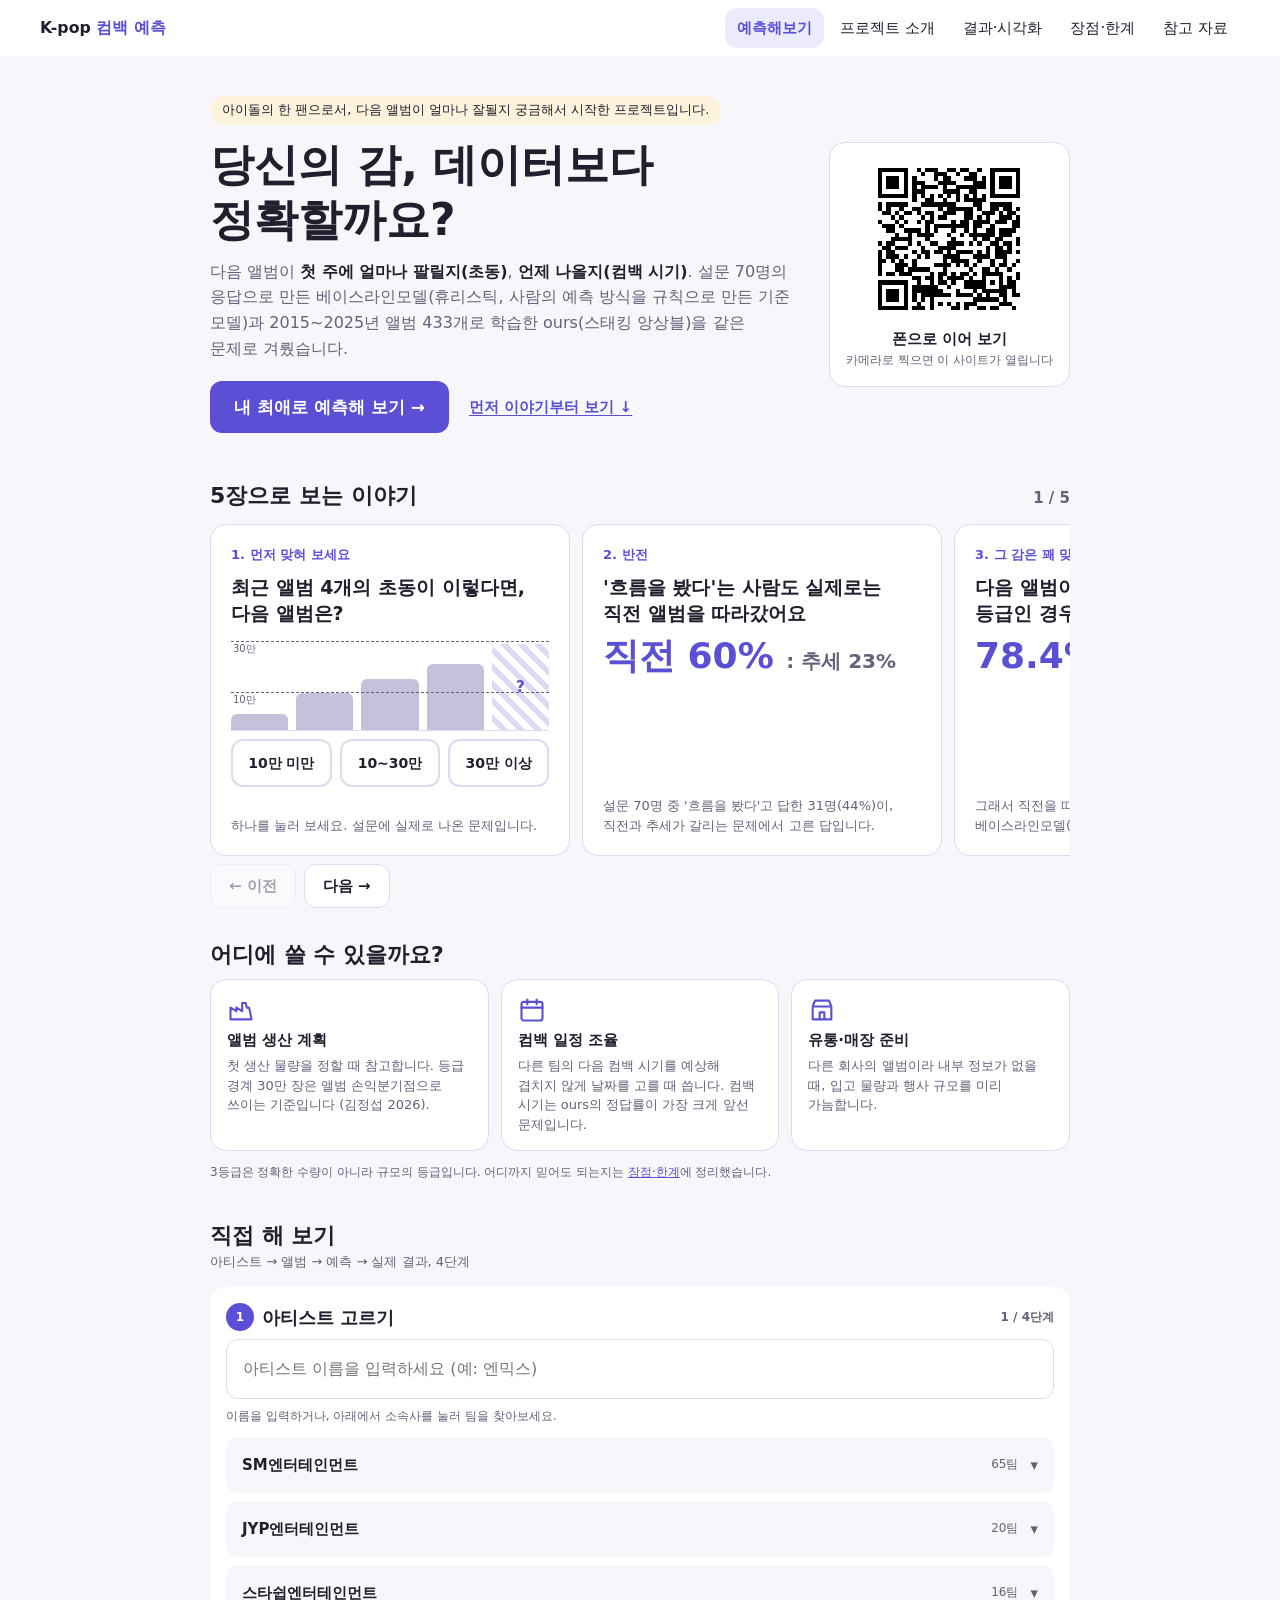
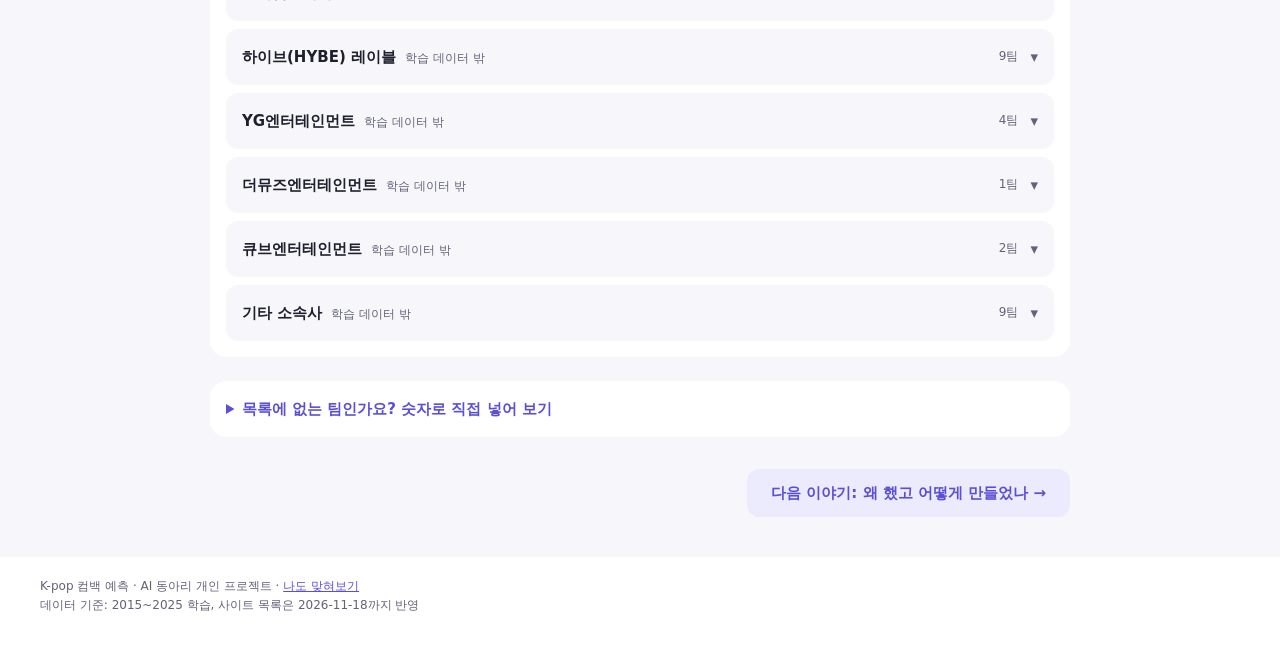
<file: index.html>
<!doctype html>
<html lang="ko">
<head>
<meta charset="utf-8">
<meta name="viewport" content="width=device-width, initial-scale=1">
<title>예측해 보기 · K-pop 컴백 예측</title>
<link rel="stylesheet" href="css/style.css">
</head>
<body>
<header class="머리">
  <div class="감싸기">
    <a class="로고" href="index.html">K-pop <span>컴백 예측</span></a>
    <button class="메뉴버튼" type="button" aria-expanded="false" aria-label="메뉴 열기">☰</button>
    <ul class="메뉴">
      <li><a href="index.html" aria-current="page">예측해보기</a></li>
      <li><a href="about.html">프로젝트 소개</a></li>
      <li><a href="results.html">결과·시각화</a></li>
      <li><a href="limits.html">장점·한계</a></li>
      <li><a href="refs.html">참고 자료</a></li>
    </ul>
  </div>
</header>

<main class="감싸기 맞춰보기" id="예측페이지">
  <!-- 첫 화면: 질문 하나 + 주 버튼 하나 -->
  <section class="첫화면" aria-labelledby="첫제목">
    <div class="첫글">
    <p class="동기">아이돌의 한 팬으로서, 다음 앨범이 얼마나 잘될지 궁금해서 시작한 프로젝트입니다.</p>
    <h1 class="페이지제목" id="첫제목">당신의 감, 데이터보다 정확할까요?</h1>
    <p class="페이지설명">다음 앨범이 <b>첫 주에 얼마나 팔릴지(초동)</b>, <b>언제 나올지(컴백 시기)</b>.
      설문 70명의 응답으로 만든 베이스라인모델(휴리스틱, 사람의 예측 방식을 규칙으로 만든 기준 모델)과
      2015~2025년 앨범 433개로 학습한 ours(스태킹 앙상블)을 같은 문제로 겨뤘습니다.</p>
    <div class="첫버튼들">
      <a class="큰버튼 주버튼" href="#단계1" data-예측으로>내 최애로 예측해 보기 →</a>
      <a class="보조링크" href="#이야기">먼저 이야기부터 보기 ↓</a>
    </div>
    </div>
    <!-- 전시용: 폰으로 이어 보기 (폰 화면에서는 숨김) -->
    <figure class="큐알카드">
      <img src="img/qr.png" alt="이 사이트 주소 QR 코드: iwonyeong56-droid.github.io/comeback-prediction" width="160" height="160">
      <figcaption><b>폰으로 이어 보기</b><span>카메라로 찍으면 이 사이트가 열립니다</span></figcaption>
    </figure>
  </section>

  <!-- 이야기 카드 5장: 옆으로 넘김. 숫자는 chartData.js에서 채우고, 없는 숫자는 PDF 그대로 -->
  <section class="이야기틀" id="이야기" aria-labelledby="이야기제목">
    <div class="이야기머리">
      <h2 id="이야기제목">5장으로 보는 이야기</h2>
      <p class="진행" aria-live="polite"><span id="이야기진행">1 / 5</span></p>
    </div>
    <div class="이야기" id="이야기판" tabindex="0" aria-label="이야기 카드 5장, 옆으로 넘겨 보세요">
      <article class="이야기카드" aria-roledescription="카드">
        <span class="카드장">1. 먼저 맞혀 보세요</span>
        <h3>최근 앨범 4개의 초동이 이렇다면, 다음 앨범은?</h3>
        <div class="미니막대" id="미니막대" aria-hidden="true"></div>
        <div class="고르기" id="이야기고르기" role="group" aria-label="다음 앨범 초동 고르기">
          <button type="button" data-k="0">10만 미만</button><button type="button" data-k="1">10~30만</button><button type="button" data-k="2">30만 이상</button>
        </div>
        <p class="작게 고른말" id="이야기고른말">하나를 눌러 보세요. 설문에 실제로 나온 문제입니다.</p>
      </article>
      <article class="이야기카드" aria-roledescription="카드">
        <span class="카드장">2. 반전</span>
        <h3>'흐름을 봤다'는 사람도 실제로는 직전 앨범을 따라갔어요</h3>
        <div class="큰숫자">직전 60% <small>: 추세 23%</small></div>
        <p class="작게">설문 70명 중 '흐름을 봤다'고 답한 31명(44%)이, 직전과 추세가 갈리는 문제에서 고른 답입니다.</p>
      </article>
      <article class="이야기카드" aria-roledescription="카드">
        <span class="카드장">3. 그 감은 꽤 맞아요</span>
        <h3>다음 앨범이 직전 앨범과 같은 등급인 경우</h3>
        <div class="큰숫자">78.4%</div>
        <p class="작게">그래서 직전을 따라가는 방식도 강합니다. 베이스라인모델(휴리스틱)의 초동 정답률 <b data-차트="초동사람"></b>.</p>
      </article>
      <article class="이야기카드" aria-roledescription="카드">
        <span class="카드장">4. 하지만 여기서 틀려요</span>
        <h3>직전 앨범이 리패키지일 때 · 컴백 시기</h3>
        <div class="두숫자"><div><small>리패키지 다음 초동</small><b class="틀림색" data-차트="리팩사람"></b></div><div><small>컴백 시기</small><b class="틀림색" data-차트="시기사람"></b></div></div>
        <p class="작게">베이스라인모델의 정답률입니다. ours는 <b data-차트="리팩ours"></b> · <b data-차트="시기ours"></b>, 컴백 시기는 <b data-차트="시기승"></b>년 모두 앞섰습니다.</p>
      </article>
      <article class="이야기카드" aria-roledescription="카드">
        <span class="카드장">5. 진짜 시험 · 2026년</span>
        <h3>학습에 없던 2026년 앨범으로 예측 4건 중</h3>
        <div class="큰숫자">2건 맞힘</div>
        <p class="작게">틀린 2건은 화제성, 디지털 싱글처럼 데이터에 없는 정보 때문이었습니다. 직접 확인해 보세요.</p>
        <div class="시연버튼들">
          <button type="button" class="큰버튼 보조" data-시연팀="엔믹스" data-시연앨범="Heavy Serenade">맞힌 예: 엔믹스 보기</button>
          <button type="button" class="큰버튼 보조" data-시연팀="리센느" data-시연앨범="lip bomb">틀린 예: 리센느 보기</button>
        </div>
      </article>
    </div>
    <div class="넘김">
      <button type="button" class="넘김버튼" id="이야기이전" aria-label="이전 카드">← 이전</button>
      <button type="button" class="넘김버튼" id="이야기다음" aria-label="다음 카드">다음 →</button>
    </div>
  </section>

  <!-- 어디에 쓸 수 있을까 -->
  <section class="쓸모틀" aria-labelledby="쓸모제목">
    <h2 id="쓸모제목">어디에 쓸 수 있을까요?</h2>
    <div class="쓸모들">
      <div class="카드 쓸모카드">
        <svg class="쓸모아이콘" viewBox="0 0 24 24" aria-hidden="true"><path d="M3 20V10l5 3V10l5 3V6h3l1 4h2l2 10z" fill="none" stroke="currentColor" stroke-width="1.8" stroke-linejoin="round"/></svg>
        <b>앨범 생산 계획</b>
        <p class="작게">첫 생산 물량을 정할 때 참고합니다. 등급 경계 30만 장은 앨범 손익분기점으로 쓰이는 기준입니다 (김정섭 2026).</p>
      </div>
      <div class="카드 쓸모카드">
        <svg class="쓸모아이콘" viewBox="0 0 24 24" aria-hidden="true"><rect x="3" y="5" width="18" height="16" rx="2" fill="none" stroke="currentColor" stroke-width="1.8"/><path d="M3 10h18M8 3v4M16 3v4" stroke="currentColor" stroke-width="1.8" stroke-linecap="round"/></svg>
        <b>컴백 일정 조율</b>
        <p class="작게">다른 팀의 다음 컴백 시기를 예상해 겹치지 않게 날짜를 고를 때 씁니다. 컴백 시기는 ours의 정답률이 가장 크게 앞선 문제입니다.</p>
      </div>
      <div class="카드 쓸모카드">
        <svg class="쓸모아이콘" viewBox="0 0 24 24" aria-hidden="true"><path d="M4 9l2-5h12l2 5M4 9v11h16V9M4 9h16M10 20v-6h4v6" fill="none" stroke="currentColor" stroke-width="1.8" stroke-linejoin="round"/></svg>
        <b>유통·매장 준비</b>
        <p class="작게">다른 회사의 앨범이라 내부 정보가 없을 때, 입고 물량과 행사 규모를 미리 가늠합니다.</p>
      </div>
    </div>
    <p class="작게">3등급은 정확한 수량이 아니라 규모의 등급입니다. 어디까지 믿어도 되는지는 <a href="limits.html#쓸모">장점·한계</a>에 정리했습니다.</p>
  </section>

  <h2 class="체험제목" id="체험">직접 해 보기 <span class="작게">아티스트 → 앨범 → 예측 → 실제 결과, 4단계</span></h2>

  <!-- 1. 아티스트 -->
  <section class="단계카드 카드" id="단계1">
    <h2><span class="단계번호">1</span>아티스트 고르기<span class="단계수">1 / 4단계</span></h2>
    <input id="검색" class="검색 큰검색" type="search" placeholder="아티스트 이름을 입력하세요 (예: 엔믹스)" aria-label="아티스트 이름 검색" autocomplete="off">
    <p class="작게 검색안내" id="검색안내">이름을 입력하거나, 아래에서 소속사를 눌러 팀을 찾아보세요.</p>
    <div class="회사목록" id="회사목록"></div>
  </section>

  <!-- 2. 앨범 -->
  <section class="단계카드 카드 숨김" id="단계2">
    <h2><span class="단계번호">2</span><span id="앨범제목">앨범 고르기</span><span class="단계수">2 / 4단계</span></h2>
    <p class="작게" id="앨범설명"></p>
    <ol class="앨범목록" id="앨범목록"></ol>
    <p class="작게 메모" id="앨범메모"></p>
  </section>

  <!-- 3. 예측 -->
  <section class="단계카드 카드 숨김" id="단계3" aria-live="polite">
    <h2><span class="단계번호">3</span>ours 예측<span class="단계수">3 / 4단계</span></h2>
    <div class="로딩 숨김" id="로딩">
      <div class="빙글" aria-hidden="true"></div>
      <p id="로딩글">계산하고 있습니다…</p>
    </div>
    <div class="숨김" id="예측결과">
      <p class="기준줄" id="기준줄"></p>
      <div class="예측두칸">
        <div class="예측칸">
          <div class="예측이름">다음 앨범 초동</div>
          <div class="등급" id="초동등급"></div>
          <div class="막대들" id="초동막대"></div>
          <p class="작게" id="초동설명"></p>
        </div>
        <div class="예측칸">
          <div class="예측이름">다음 컴백</div>
          <div class="등급" id="시기등급"></div>
          <p class="날짜범위" id="시기날짜"></p>
          <div class="막대들" id="시기막대"></div>
          <p class="작게" id="시기설명"></p>
        </div>
      </div>
      <button type="button" class="큰버튼 실제버튼" id="실제버튼">실제 결과와 비교하기 →</button>
    </div>
  </section>

  <!-- 4. 실제 값 -->
  <section class="단계카드 카드 숨김" id="단계4" aria-live="polite">
    <h2><span class="단계번호">4</span>실제로는?<span class="단계수">4 / 4단계</span></h2>
    <div class="예측두칸" id="실제두칸"></div>
    <p class="작게" id="실제메모"></p>
    <p class="작게">베이스라인모델(휴리스틱, 사람의 예측 방식을 규칙으로 만든 기준 모델)은 초동에서는 설문 70명이 '주로 본 것'을 응답 비율대로 섞은 모델, 시기는 직전 공백 그대로입니다. 성능 숫자는 <a href="results.html">결과·시각화</a>에서 볼 수 있습니다.</p>
  </section>

  <!-- 목록에 없는 팀: 직접 입력 -->
  <details class="카드 직접입력">
    <summary>목록에 없는 팀인가요? 숫자로 직접 넣어 보기</summary>
    <form id="직접모드" onsubmit="return false" novalidate>
      <p class="작게">가장 최근 앨범 정보를 넣으면 그다음 앨범을 예측합니다. (실제 값 확인은 목록에 있는 팀만 됩니다)</p>
      <div class="입력폼 넓게">
        <label>최근 앨범 초동 (장)<input name="초동" type="number" min="1" step="1" value="150000" inputmode="numeric"></label>
        <label>최근 앨범 발매일<input name="발매일" type="date" value="2026-06-01"></label>
        <label>그 앞 앨범 발매일<input name="앞발매일" id="앞발매일" type="date" value="2025-12-01"></label>
        <label class="체크"><input id="데뷔작" type="checkbox"> 최근 앨범이 데뷔작입니다</label>
        <label>그 앞 앨범 초동 (장, 선택)<input name="앞초동" type="number" min="1" step="1" inputmode="numeric" placeholder="비우면 최근 앨범 초동으로 계산"></label>
        <label class="체크"><input name="최근리패" type="checkbox"> 최근 앨범이 리패키지입니다 (베이스라인모델(휴리스틱)용)</label>
        <label>다음 앨범 발매 예정일 (초동 예측용)<input name="다음발매일" type="date"></label>
        <label>다음 앨범 유형<select name="다음유형"><option>미니</option><option>정규</option><option>싱글</option><option>리패키지</option><option>스페셜</option></select></label>
        <label>앨범 유형<select name="유형"><option>미니</option><option>정규</option><option>싱글</option></select></label>
        <label>앨범순번 (몇 번째 앨범)<input name="앨범순번" type="number" min="1" step="1" value="3" inputmode="numeric"></label>
        <label>소속사<select name="회사"><option value="SM">SM</option><option value="JYP">JYP</option><option value="STARSHIP">스타쉽</option><option value="그 외">다른 소속사 (하이브·YG 등)</option></select></label>
        <label>성별<select name="성별"><option value="여">여자</option><option value="남">남자</option></select></label>
        <label>구성<select name="그룹"><option value="1">그룹</option><option value="0">솔로</option></select></label>
      </div>
      <p class="오류" id="직접오류" role="alert"></p>
      <div class="예측두칸" id="직접결과"></div>
    </form>
  </details>

  <nav class="다음이야기" aria-label="다음 페이지"><a class="큰버튼 보조" href="about.html">다음 이야기: 왜 했고 어떻게 만들었나 →</a></nav>
</main>

<!-- 폰: 화면 아래에 늘 보이는 주 버튼 (예측 영역이 보이면 숨김) -->
<div class="하단버튼" id="하단버튼"><a class="큰버튼 주버튼" href="#단계1" data-예측으로>내 최애로 직접 예측해 보기 →</a></div>

<footer class="바닥">
  <div class="감싸기">
    K-pop 컴백 예측 · AI 동아리 개인 프로젝트 · <a href="quiz.html">나도 맞혀보기</a><br>
    데이터 기준: 2015~2025 학습, 사이트 목록은 2026-11-18까지 반영
  </div>
</footer>

<script src="js/model.js"></script>
<script src="js/artists.js"></script>
<script src="js/albums.js"></script>
<script src="js/chartData.js"></script>
<script src="js/predict.js"></script>
<script src="js/app.js"></script>
</body>
</html>
</file>
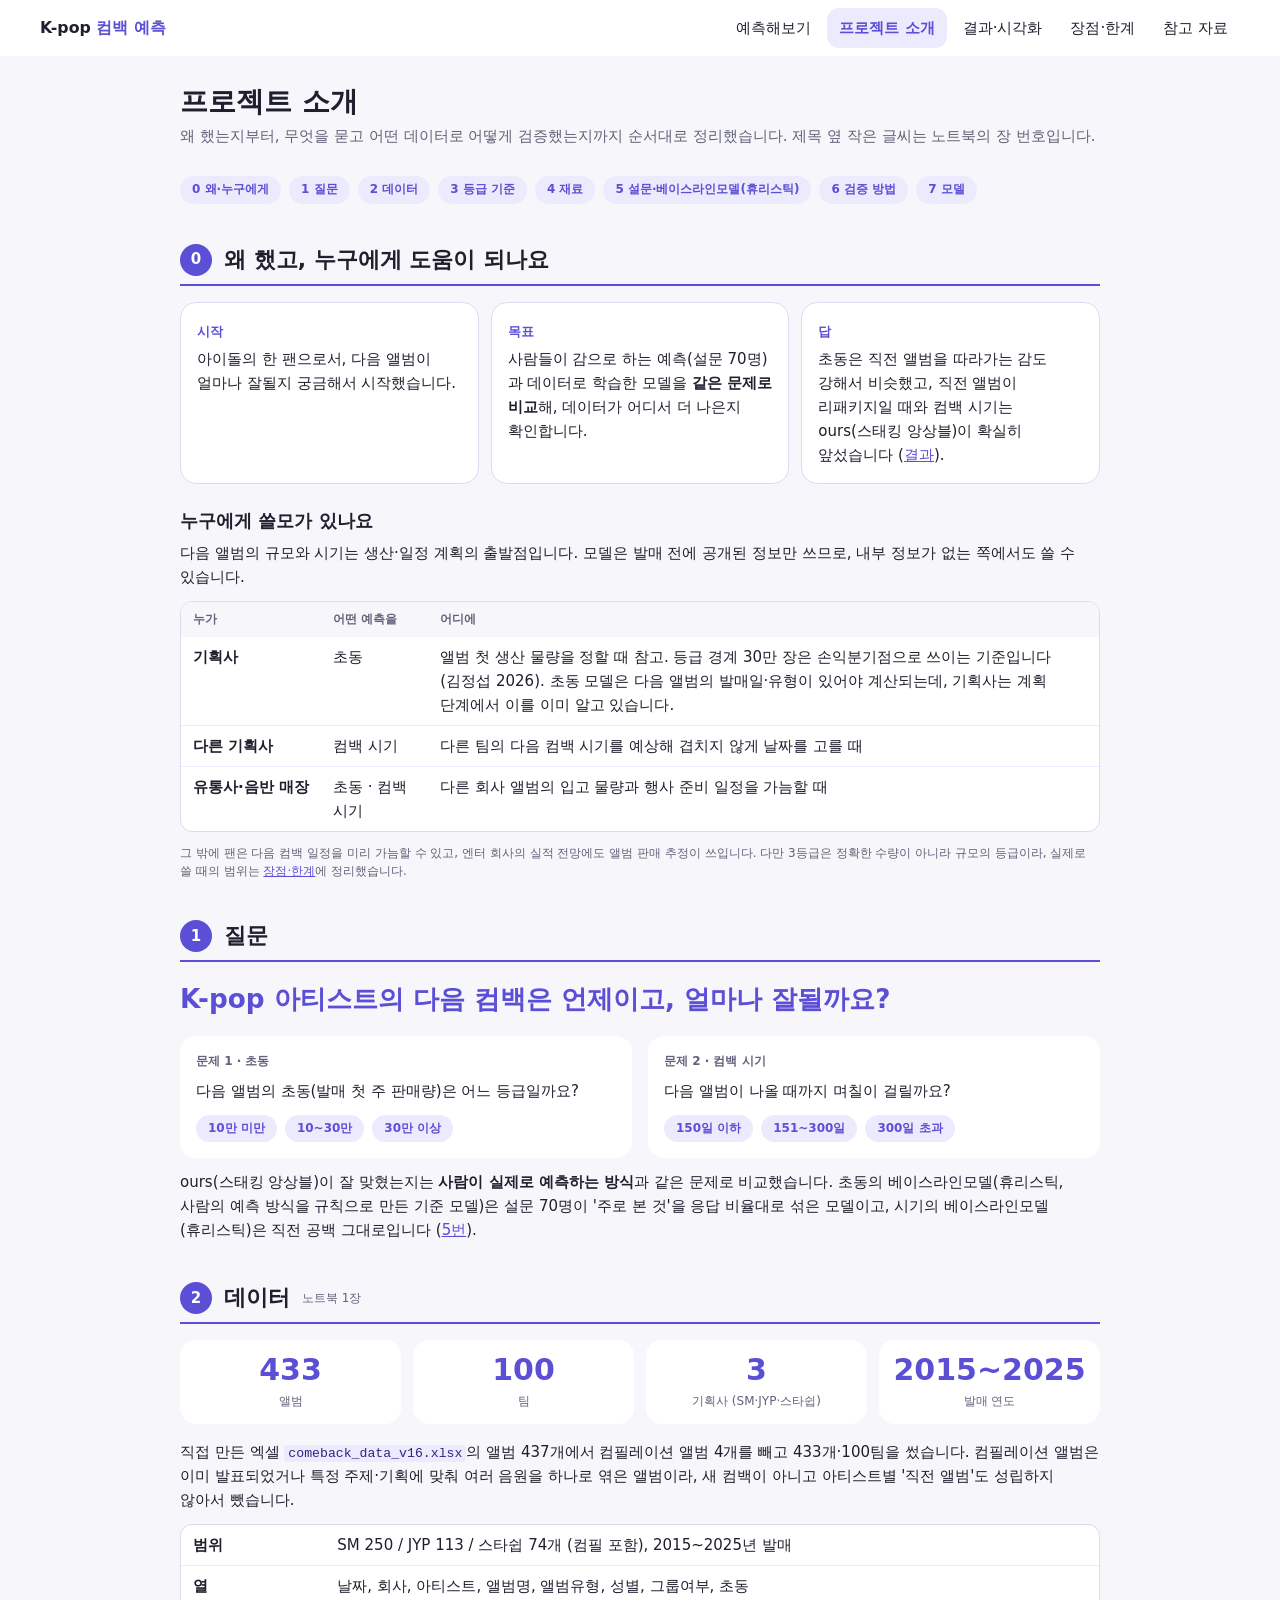
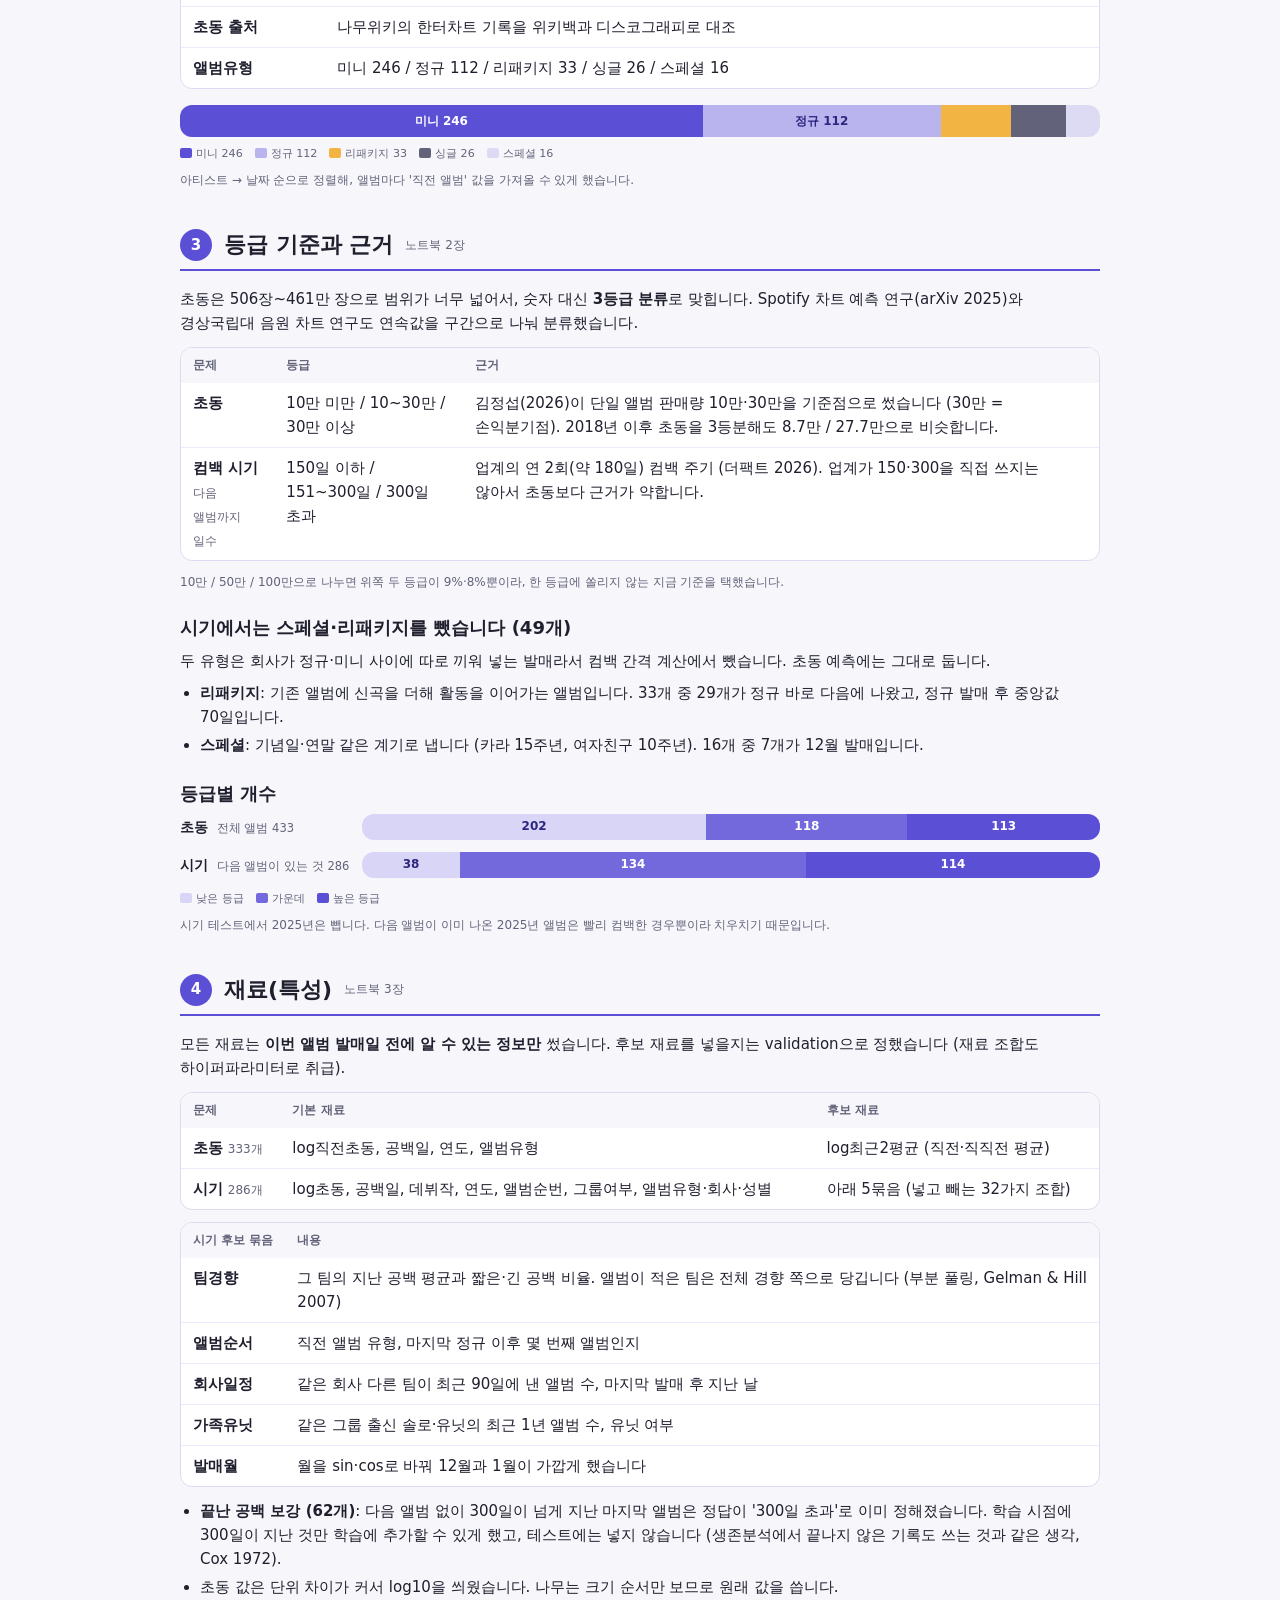
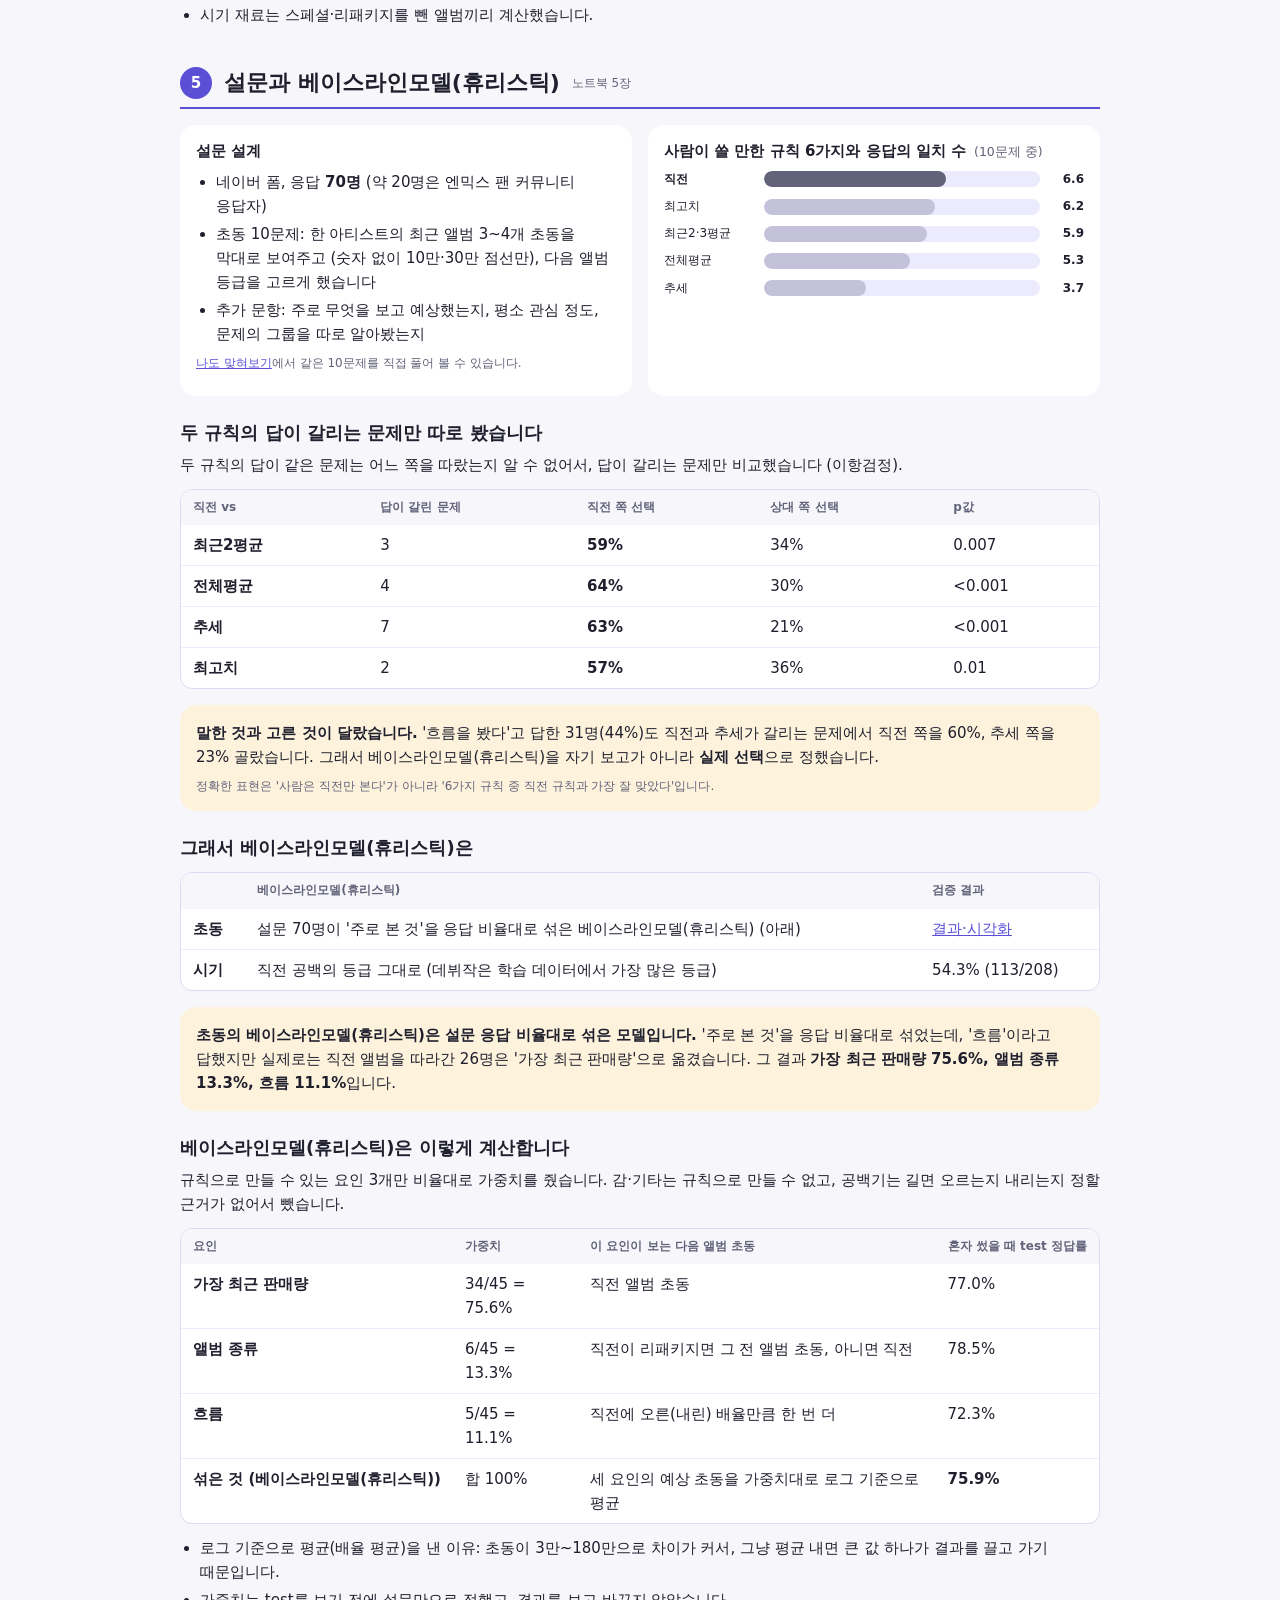
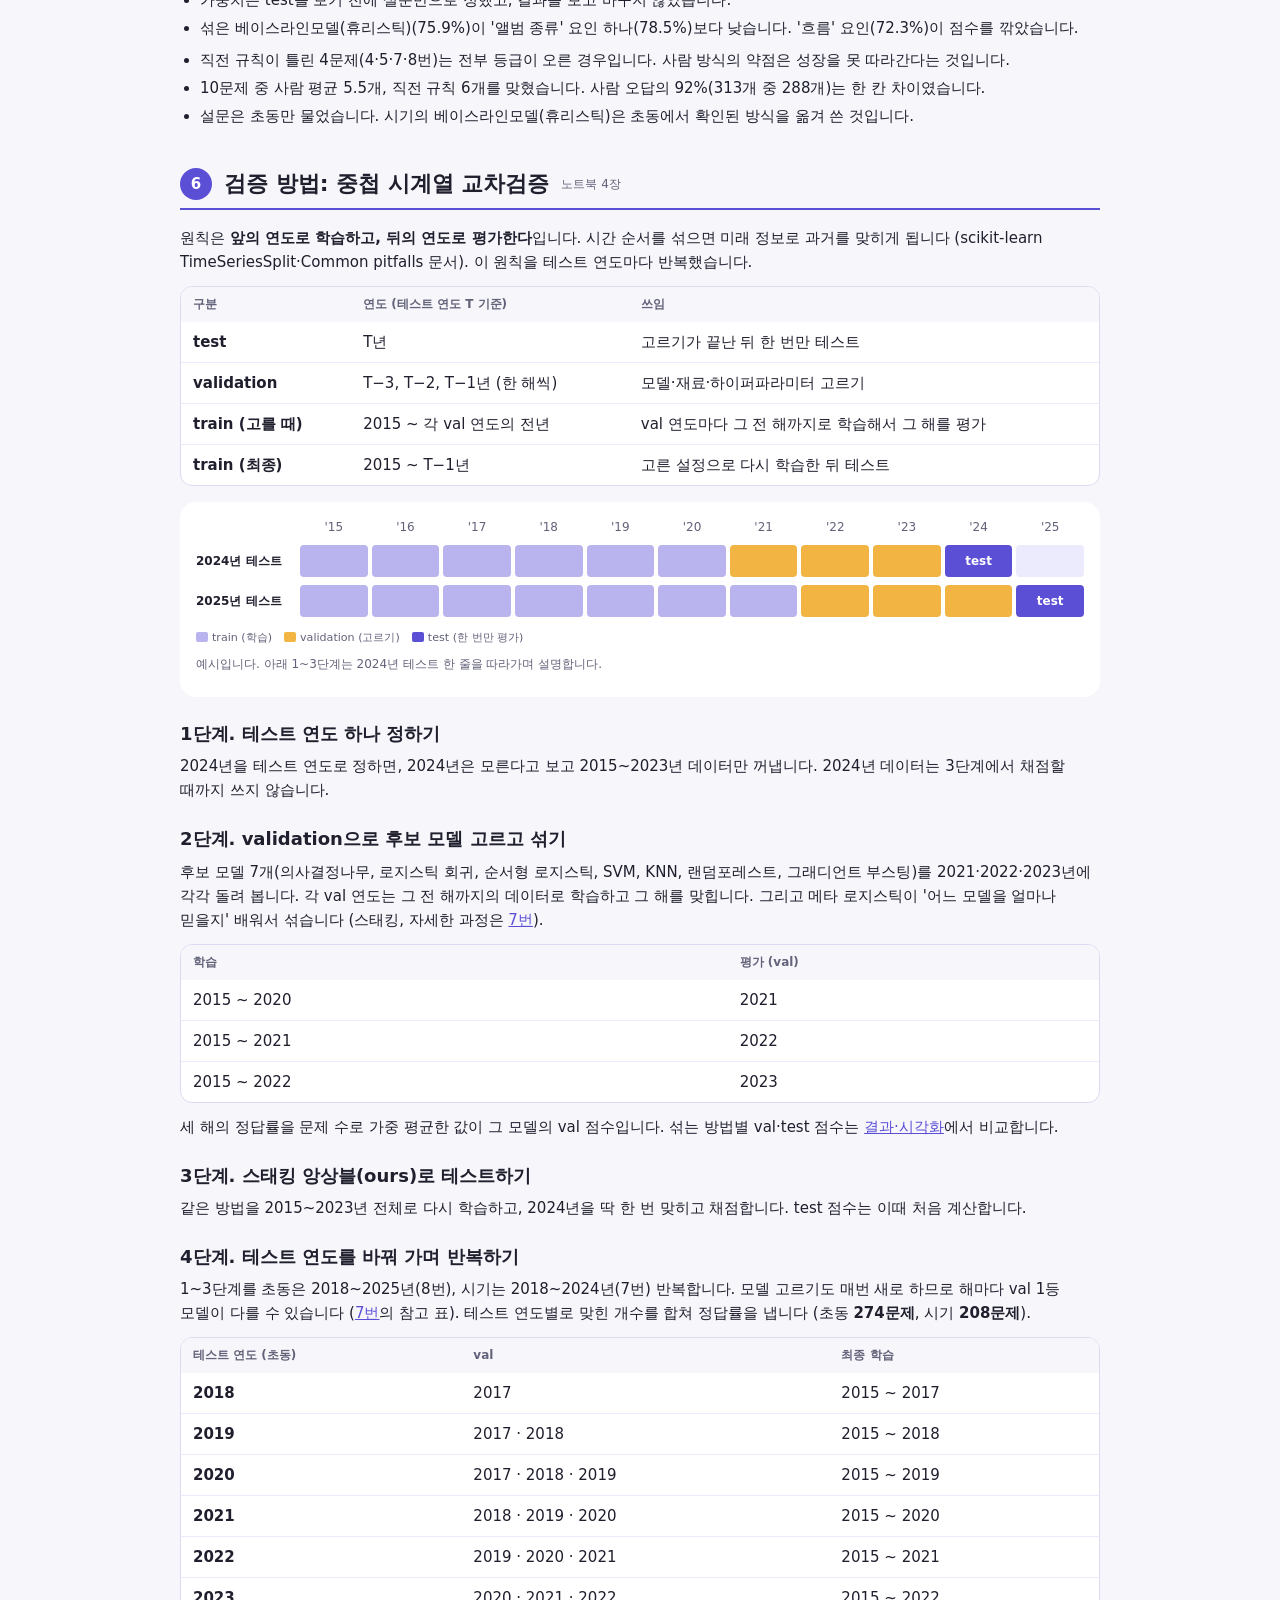
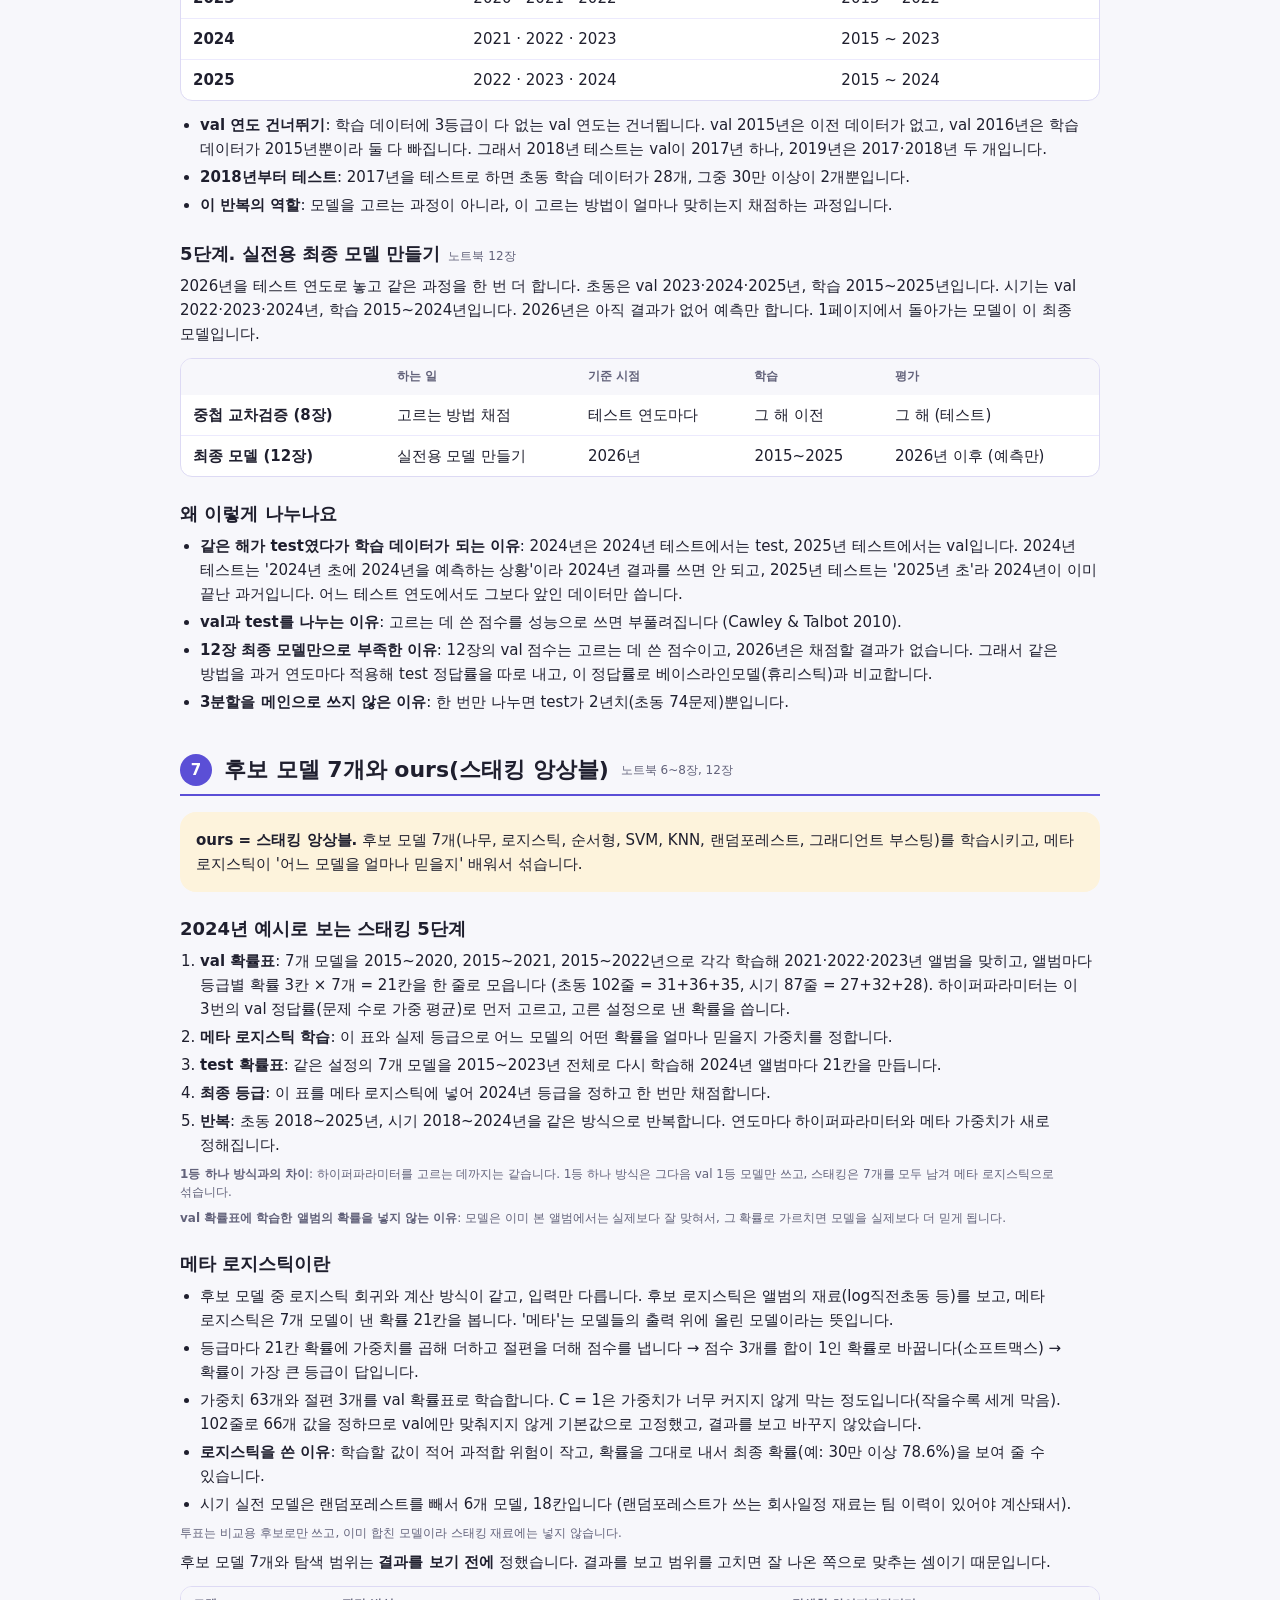
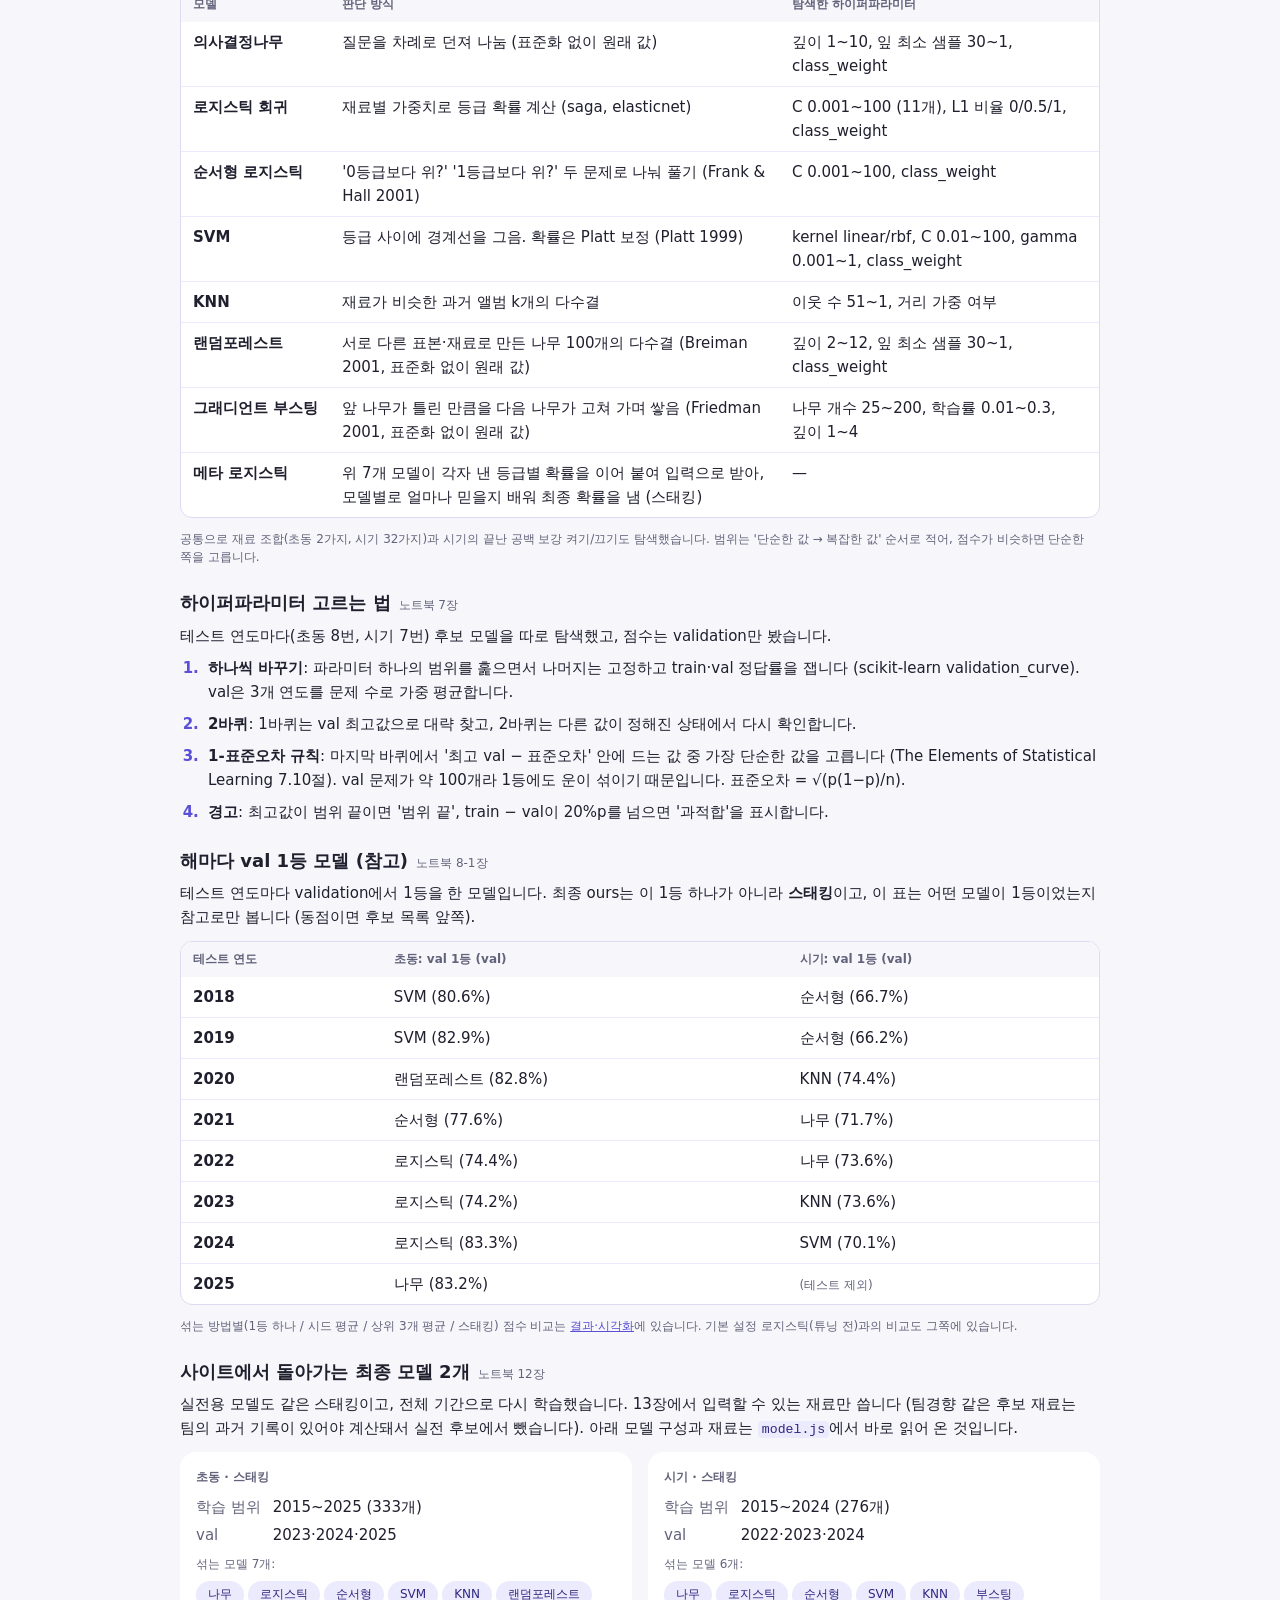
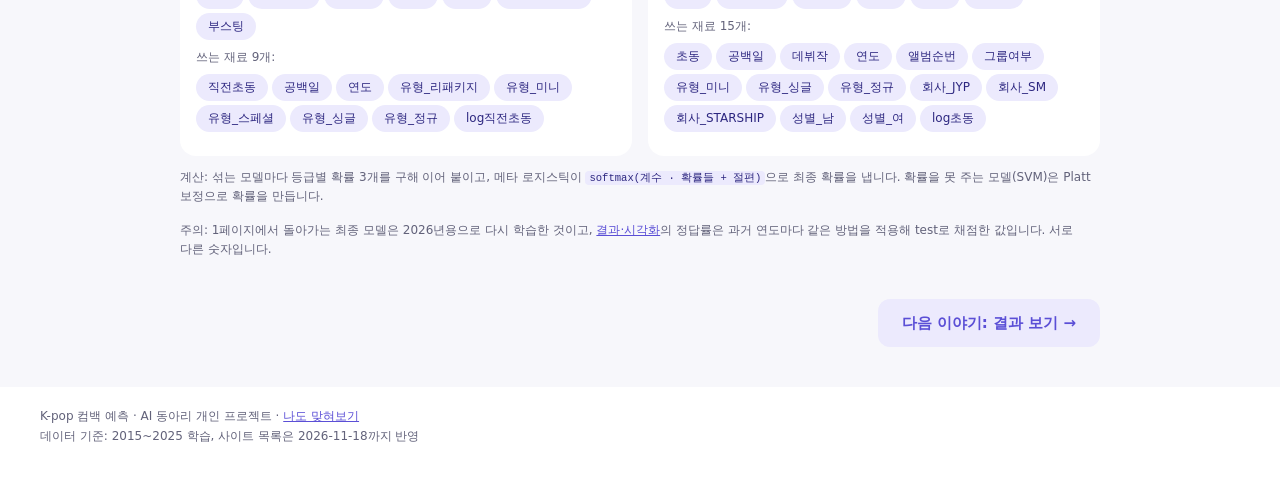
<file: about.html>
<!doctype html>
<html lang="ko">
<head>
<meta charset="utf-8">
<meta name="viewport" content="width=device-width, initial-scale=1">
<title>프로젝트 소개 · K-pop 컴백 예측</title>
<link rel="stylesheet" href="css/style.css">
</head>
<body>
<header class="머리">
  <div class="감싸기">
    <a class="로고" href="index.html">K-pop <span>컴백 예측</span></a>
    <button class="메뉴버튼" type="button" aria-expanded="false" aria-label="메뉴 열기">☰</button>
    <ul class="메뉴">
      <li><a href="index.html">예측해보기</a></li>
      <li><a href="about.html" aria-current="page">프로젝트 소개</a></li>
      <li><a href="results.html">결과·시각화</a></li>
      <li><a href="limits.html">장점·한계</a></li>
      <li><a href="refs.html">참고 자료</a></li>
    </ul>
  </div>
</header>

<main class="감싸기 글페이지">
  <h1 class="페이지제목">프로젝트 소개</h1>
  <p class="페이지설명">왜 했는지부터, 무엇을 묻고 어떤 데이터로 어떻게 검증했는지까지 순서대로 정리했습니다. 제목 옆 작은 글씨는 노트북의 장 번호입니다.</p>

  <nav class="차례" aria-label="이 페이지 차례">
    <a href="#왜">0 왜·누구에게</a>
    <a href="#질문">1 질문</a>
    <a href="#데이터">2 데이터</a>
    <a href="#등급">3 등급 기준</a>
    <a href="#재료">4 재료</a>
    <a href="#사람">5 설문·베이스라인모델(휴리스틱)</a>
    <a href="#검증">6 검증 방법</a>
    <a href="#모델">7 모델</a>
  </nav>

  <!-- 0. 왜·누구에게 -->
  <section id="왜" class="장">
    <h2><span class="장번호">0</span>왜 했고, 누구에게 도움이 되나요</h2>
    <div class="왜카드들">
      <div class="카드 왜카드"><span class="왜이름">시작</span><p>아이돌의 한 팬으로서, 다음 앨범이 얼마나 잘될지 궁금해서 시작했습니다.</p></div>
      <div class="카드 왜카드"><span class="왜이름">목표</span><p>사람들이 감으로 하는 예측(설문 70명)과 데이터로 학습한 모델을 <b>같은 문제로 비교</b>해, 데이터가 어디서 더 나은지 확인합니다.</p></div>
      <div class="카드 왜카드"><span class="왜이름">답</span><p>초동은 직전 앨범을 따라가는 감도 강해서 비슷했고, 직전 앨범이 리패키지일 때와 컴백 시기는 ours(스태킹 앙상블)이 확실히 앞섰습니다 (<a href="results.html">결과</a>).</p></div>
    </div>
    <h3>누구에게 쓸모가 있나요</h3>
    <p>다음 앨범의 규모와 시기는 생산·일정 계획의 출발점입니다. 모델은 발매 전에 공개된 정보만 쓰므로, 내부 정보가 없는 쪽에서도 쓸 수 있습니다.</p>
    <div class="표감싸기">
      <table class="표">
        <thead><tr><th>누가</th><th>어떤 예측을</th><th>어디에</th></tr></thead>
        <tbody>
          <tr><th>기획사</th><td>초동</td><td>앨범 첫 생산 물량을 정할 때 참고. 등급 경계 30만 장은 손익분기점으로 쓰이는 기준입니다 (김정섭 2026). 초동 모델은 다음 앨범의 발매일·유형이 있어야 계산되는데, 기획사는 계획 단계에서 이를 이미 알고 있습니다.</td></tr>
          <tr><th>다른 기획사</th><td>컴백 시기</td><td>다른 팀의 다음 컴백 시기를 예상해 겹치지 않게 날짜를 고를 때</td></tr>
          <tr><th>유통사·음반 매장</th><td>초동 · 컴백 시기</td><td>다른 회사 앨범의 입고 물량과 행사 준비 일정을 가늠할 때</td></tr>
        </tbody>
      </table>
    </div>
    <p class="작게">그 밖에 팬은 다음 컴백 일정을 미리 가늠할 수 있고, 엔터 회사의 실적 전망에도 앨범 판매 추정이 쓰입니다. 다만 3등급은 정확한 수량이 아니라 규모의 등급이라, 실제로 쓸 때의 범위는 <a href="limits.html#쓸모">장점·한계</a>에 정리했습니다.</p>
  </section>

  <!-- 1. 질문 -->
  <section id="질문" class="장">
    <h2><span class="장번호">1</span>질문</h2>
    <p class="큰질문">K-pop 아티스트의 다음 컴백은 언제이고, 얼마나 잘될까요?</p>
    <div class="두열">
      <div class="카드 문제카드">
        <div class="문제이름">문제 1 · 초동</div>
        <p>다음 앨범의 초동(발매 첫 주 판매량)은 어느 등급일까요?</p>
        <div class="등급칩들"><span>10만 미만</span><span>10~30만</span><span>30만 이상</span></div>
      </div>
      <div class="카드 문제카드">
        <div class="문제이름">문제 2 · 컴백 시기</div>
        <p>다음 앨범이 나올 때까지 며칠이 걸릴까요?</p>
        <div class="등급칩들"><span>150일 이하</span><span>151~300일</span><span>300일 초과</span></div>
      </div>
    </div>
    <p>ours(스태킹 앙상블)이 잘 맞혔는지는 <b>사람이 실제로 예측하는 방식</b>과 같은 문제로 비교했습니다.
      초동의 베이스라인모델(휴리스틱, 사람의 예측 방식을 규칙으로 만든 기준 모델)은 설문 70명이 '주로 본 것'을 응답 비율대로 섞은 모델이고, 시기의 베이스라인모델(휴리스틱)은 직전 공백 그대로입니다 (<a href="#사람">5번</a>).</p>
  </section>

  <!-- 2. 데이터 -->
  <section id="데이터" class="장">
    <h2><span class="장번호">2</span>데이터 <span class="장출처">노트북 1장</span></h2>
    <div class="숫자줄">
      <div class="숫자칸"><b>433</b><span>앨범</span></div>
      <div class="숫자칸"><b>100</b><span>팀</span></div>
      <div class="숫자칸"><b>3</b><span>기획사 (SM·JYP·스타쉽)</span></div>
      <div class="숫자칸"><b>2015~2025</b><span>발매 연도</span></div>
    </div>
    <p>직접 만든 엑셀 <code>comeback_data_v16.xlsx</code>의 앨범 437개에서 컴필레이션 앨범 4개를 빼고 433개·100팀을 썼습니다.
      컴필레이션 앨범은 이미 발표되었거나 특정 주제·기획에 맞춰 여러 음원을 하나로 엮은 앨범이라, 새 컴백이 아니고 아티스트별 '직전 앨범'도 성립하지 않아서 뺐습니다.</p>
    <div class="표감싸기">
      <table class="표">
        <tbody>
          <tr><th>범위</th><td>SM 250 / JYP 113 / 스타쉽 74개 (컴필 포함), 2015~2025년 발매</td></tr>
          <tr><th>열</th><td>날짜, 회사, 아티스트, 앨범명, 앨범유형, 성별, 그룹여부, 초동</td></tr>
          <tr><th>초동 출처</th><td>나무위키의 한터차트 기록을 위키백과 디스코그래피로 대조</td></tr>
          <tr><th>앨범유형</th><td>미니 246 / 정규 112 / 리패키지 33 / 싱글 26 / 스페셜 16</td></tr>
        </tbody>
      </table>
    </div>
    <div class="쌓은막대" role="img" aria-label="앨범유형: 미니 246, 정규 112, 리패키지 33, 싱글 26, 스페셜 16">
      <div style="flex:246" class="색1"><span>미니 246</span></div>
      <div style="flex:112" class="색2"><span>정규 112</span></div>
      <div style="flex:33" class="색3"></div>
      <div style="flex:26" class="색4"></div>
      <div style="flex:16" class="색5"></div>
    </div>
    <div class="범례 쌓은범례">
      <span><i class="색1"></i>미니 246</span><span><i class="색2"></i>정규 112</span><span><i class="색3"></i>리패키지 33</span>
      <span><i class="색4"></i>싱글 26</span><span><i class="색5"></i>스페셜 16</span>
    </div>
    <p class="작게">아티스트 → 날짜 순으로 정렬해, 앨범마다 '직전 앨범' 값을 가져올 수 있게 했습니다.</p>
  </section>

  <!-- 3. 등급 기준 -->
  <section id="등급" class="장">
    <h2><span class="장번호">3</span>등급 기준과 근거 <span class="장출처">노트북 2장</span></h2>
    <p>초동은 506장~461만 장으로 범위가 너무 넓어서, 숫자 대신 <b>3등급 분류</b>로 맞힙니다.
      Spotify 차트 예측 연구(arXiv 2025)와 경상국립대 음원 차트 연구도 연속값을 구간으로 나눠 분류했습니다.</p>
    <div class="표감싸기">
      <table class="표">
        <thead><tr><th>문제</th><th>등급</th><th>근거</th></tr></thead>
        <tbody>
          <tr><td><b>초동</b></td><td>10만 미만 / 10~30만 / 30만 이상</td>
            <td>김정섭(2026)이 단일 앨범 판매량 10만·30만을 기준점으로 썼습니다 (30만 = 손익분기점). 2018년 이후 초동을 3등분해도 8.7만 / 27.7만으로 비슷합니다.</td></tr>
          <tr><td><b>컴백 시기</b><br><span class="작게">다음 앨범까지 일수</span></td><td>150일 이하 / 151~300일 / 300일 초과</td>
            <td>업계의 연 2회(약 180일) 컴백 주기 (더팩트 2026). 업계가 150·300을 직접 쓰지는 않아서 초동보다 근거가 약합니다.</td></tr>
        </tbody>
      </table>
    </div>
    <p class="작게">10만 / 50만 / 100만으로 나누면 위쪽 두 등급이 9%·8%뿐이라, 한 등급에 쏠리지 않는 지금 기준을 택했습니다.</p>

    <h3>시기에서는 스페셜·리패키지를 뺐습니다 (49개)</h3>
    <p>두 유형은 회사가 정규·미니 사이에 따로 끼워 넣는 발매라서 컴백 간격 계산에서 뺐습니다. 초동 예측에는 그대로 둡니다.</p>
    <ul class="점목록">
      <li><b>리패키지</b>: 기존 앨범에 신곡을 더해 활동을 이어가는 앨범입니다. 33개 중 29개가 정규 바로 다음에 나왔고, 정규 발매 후 중앙값 70일입니다.</li>
      <li><b>스페셜</b>: 기념일·연말 같은 계기로 냅니다 (카라 15주년, 여자친구 10주년). 16개 중 7개가 12월 발매입니다.</li>
    </ul>

    <h3>등급별 개수</h3>
    <div class="등급개수">
      <div class="등급개수줄">
        <span class="줄이름">초동 <small>전체 앨범 433</small></span>
        <div class="쌓은막대 작은">
          <div style="flex:202" class="낮"><span>202</span></div>
          <div style="flex:118" class="가"><span>118</span></div>
          <div style="flex:113" class="높"><span>113</span></div>
        </div>
      </div>
      <div class="등급개수줄">
        <span class="줄이름">시기 <small>다음 앨범이 있는 것 286</small></span>
        <div class="쌓은막대 작은">
          <div style="flex:38" class="낮"><span>38</span></div>
          <div style="flex:134" class="가"><span>134</span></div>
          <div style="flex:114" class="높"><span>114</span></div>
        </div>
      </div>
      <div class="범례"><span><i class="낮"></i>낮은 등급</span><span><i class="가"></i>가운데</span><span><i class="높"></i>높은 등급</span></div>
    </div>
    <p class="작게">시기 테스트에서 2025년은 뺍니다. 다음 앨범이 이미 나온 2025년 앨범은 빨리 컴백한 경우뿐이라 치우치기 때문입니다.</p>
  </section>

  <!-- 4. 재료 -->
  <section id="재료" class="장">
    <h2><span class="장번호">4</span>재료(특성) <span class="장출처">노트북 3장</span></h2>
    <p>모든 재료는 <b>이번 앨범 발매일 전에 알 수 있는 정보만</b> 썼습니다. 후보 재료를 넣을지는 validation으로 정했습니다 (재료 조합도 하이퍼파라미터로 취급).</p>
    <div class="표감싸기">
      <table class="표">
        <thead><tr><th>문제</th><th>기본 재료</th><th>후보 재료</th></tr></thead>
        <tbody>
          <tr><td><b>초동</b> <span class="작게">333개</span></td><td>log직전초동, 공백일, 연도, 앨범유형</td><td>log최근2평균 (직전·직직전 평균)</td></tr>
          <tr><td><b>시기</b> <span class="작게">286개</span></td><td>log초동, 공백일, 데뷔작, 연도, 앨범순번, 그룹여부, 앨범유형·회사·성별</td><td>아래 5묶음 (넣고 빼는 32가지 조합)</td></tr>
        </tbody>
      </table>
    </div>
    <div class="표감싸기">
      <table class="표">
        <thead><tr><th>시기 후보 묶음</th><th>내용</th></tr></thead>
        <tbody>
          <tr><th>팀경향</th><td>그 팀의 지난 공백 평균과 짧은·긴 공백 비율. 앨범이 적은 팀은 전체 경향 쪽으로 당깁니다 (부분 풀링, Gelman &amp; Hill 2007)</td></tr>
          <tr><th>앨범순서</th><td>직전 앨범 유형, 마지막 정규 이후 몇 번째 앨범인지</td></tr>
          <tr><th>회사일정</th><td>같은 회사 다른 팀이 최근 90일에 낸 앨범 수, 마지막 발매 후 지난 날</td></tr>
          <tr><th>가족유닛</th><td>같은 그룹 출신 솔로·유닛의 최근 1년 앨범 수, 유닛 여부</td></tr>
          <tr><th>발매월</th><td>월을 sin·cos로 바꿔 12월과 1월이 가깝게 했습니다</td></tr>
        </tbody>
      </table>
    </div>
    <ul class="점목록">
      <li><b>끝난 공백 보강 (62개)</b>: 다음 앨범 없이 300일이 넘게 지난 마지막 앨범은 정답이 '300일 초과'로 이미 정해졌습니다. 학습 시점에 300일이 지난 것만 학습에 추가할 수 있게 했고, 테스트에는 넣지 않습니다 (생존분석에서 끝나지 않은 기록도 쓰는 것과 같은 생각, Cox 1972).</li>
      <li>초동 값은 단위 차이가 커서 log10을 씌웠습니다. 나무는 크기 순서만 보므로 원래 값을 씁니다.</li>
      <li>시기 재료는 스페셜·리패키지를 뺀 앨범끼리 계산했습니다.</li>
    </ul>
  </section>

  <!-- 5. 설문과 사람 모델 -->
  <section id="사람" class="장">
    <h2><span class="장번호">5</span>설문과 베이스라인모델(휴리스틱) <span class="장출처">노트북 5장</span></h2>
    <div class="두열">
      <div class="카드">
        <h3 class="카드제목">설문 설계</h3>
        <ul class="점목록">
          <li>네이버 폼, 응답 <b>70명</b> (약 20명은 엔믹스 팬 커뮤니티 응답자)</li>
          <li>초동 10문제: 한 아티스트의 최근 앨범 3~4개 초동을 막대로 보여주고 (숫자 없이 10만·30만 점선만), 다음 앨범 등급을 고르게 했습니다</li>
          <li>추가 문항: 주로 무엇을 보고 예상했는지, 평소 관심 정도, 문제의 그룹을 따로 알아봤는지</li>
        </ul>
        <p class="작게"><a href="quiz.html">나도 맞혀보기</a>에서 같은 10문제를 직접 풀어 볼 수 있습니다.</p>
      </div>
      <div class="카드">
        <h3 class="카드제목">사람이 쓸 만한 규칙 6가지와 응답의 일치 수 <small>(10문제 중)</small></h3>
        <div class="가로막대들">
          <div class="가로막대줄 강조"><span>직전</span><div class="가로틀"><div style="width:66%"></div></div><b>6.6</b></div>
          <div class="가로막대줄"><span>최고치</span><div class="가로틀"><div style="width:62%"></div></div><b>6.2</b></div>
          <div class="가로막대줄"><span>최근2·3평균</span><div class="가로틀"><div style="width:59%"></div></div><b>5.9</b></div>
          <div class="가로막대줄"><span>전체평균</span><div class="가로틀"><div style="width:53%"></div></div><b>5.3</b></div>
          <div class="가로막대줄"><span>추세</span><div class="가로틀"><div style="width:37%"></div></div><b>3.7</b></div>
        </div>
      </div>
    </div>

    <h3>두 규칙의 답이 갈리는 문제만 따로 봤습니다</h3>
    <p>두 규칙의 답이 같은 문제는 어느 쪽을 따랐는지 알 수 없어서, 답이 갈리는 문제만 비교했습니다 (이항검정).</p>
    <div class="표감싸기">
      <table class="표 숫자표">
        <thead><tr><th>직전 vs</th><th>답이 갈린 문제</th><th>직전 쪽 선택</th><th>상대 쪽 선택</th><th>p값</th></tr></thead>
        <tbody>
          <tr><th>최근2평균</th><td>3</td><td><b>59%</b></td><td>34%</td><td>0.007</td></tr>
          <tr><th>전체평균</th><td>4</td><td><b>64%</b></td><td>30%</td><td>&lt;0.001</td></tr>
          <tr><th>추세</th><td>7</td><td><b>63%</b></td><td>21%</td><td>&lt;0.001</td></tr>
          <tr><th>최고치</th><td>2</td><td><b>57%</b></td><td>36%</td><td>0.01</td></tr>
        </tbody>
      </table>
    </div>

    <div class="카드 강조카드">
      <b>말한 것과 고른 것이 달랐습니다.</b> '흐름을 봤다'고 답한 31명(44%)도 직전과 추세가 갈리는 문제에서 직전 쪽을 60%, 추세 쪽을 23% 골랐습니다.
      그래서 베이스라인모델(휴리스틱)을 자기 보고가 아니라 <b>실제 선택</b>으로 정했습니다.
      <span class="작게">정확한 표현은 '사람은 직전만 본다'가 아니라 '6가지 규칙 중 직전 규칙과 가장 잘 맞았다'입니다.</span>
    </div>

    <h3>그래서 베이스라인모델(휴리스틱)은</h3>
    <div class="표감싸기">
      <table class="표">
        <thead><tr><th></th><th>베이스라인모델(휴리스틱)</th><th>검증 결과</th></tr></thead>
        <tbody>
          <tr><th>초동</th><td>설문 70명이 '주로 본 것'을 응답 비율대로 섞은 베이스라인모델(휴리스틱) (아래)</td><td><a href="results.html">결과·시각화</a></td></tr>
          <tr><th>시기</th><td>직전 공백의 등급 그대로 (데뷔작은 학습 데이터에서 가장 많은 등급)</td><td>54.3% (113/208)</td></tr>
        </tbody>
      </table>
    </div>
    <div class="카드 강조카드">
      <b>초동의 베이스라인모델(휴리스틱)은 설문 응답 비율대로 섞은 모델입니다.</b>
      '주로 본 것'을 응답 비율대로 섞었는데, '흐름'이라고 답했지만 실제로는 직전 앨범을 따라간 26명은 '가장 최근 판매량'으로 옮겼습니다.
      그 결과 <b>가장 최근 판매량 75.6%, 앨범 종류 13.3%, 흐름 11.1%</b>입니다.
    </div>
    <h3>베이스라인모델(휴리스틱)은 이렇게 계산합니다</h3>
    <p>규칙으로 만들 수 있는 요인 3개만 비율대로 가중치를 줬습니다. 감·기타는 규칙으로 만들 수 없고, 공백기는 길면 오르는지 내리는지 정할 근거가 없어서 뺐습니다.</p>
    <div class="표감싸기">
      <table class="표">
        <thead><tr><th>요인</th><th>가중치</th><th>이 요인이 보는 다음 앨범 초동</th><th>혼자 썼을 때 test 정답률</th></tr></thead>
        <tbody>
          <tr><th>가장 최근 판매량</th><td>34/45 = 75.6%</td><td>직전 앨범 초동</td><td>77.0%</td></tr>
          <tr><th>앨범 종류</th><td>6/45 = 13.3%</td><td>직전이 리패키지면 그 전 앨범 초동, 아니면 직전</td><td>78.5%</td></tr>
          <tr><th>흐름</th><td>5/45 = 11.1%</td><td>직전에 오른(내린) 배율만큼 한 번 더</td><td>72.3%</td></tr>
          <tr><th>섞은 것 (베이스라인모델(휴리스틱))</th><td>합 100%</td><td>세 요인의 예상 초동을 가중치대로 로그 기준으로 평균</td><td><b>75.9%</b></td></tr>
        </tbody>
      </table>
    </div>
    <ul class="점목록">
      <li>로그 기준으로 평균(배율 평균)을 낸 이유: 초동이 3만~180만으로 차이가 커서, 그냥 평균 내면 큰 값 하나가 결과를 끌고 가기 때문입니다.</li>
      <li>가중치는 test를 보기 전에 설문만으로 정했고, 결과를 보고 바꾸지 않았습니다.</li>
      <li>섞은 베이스라인모델(휴리스틱)(75.9%)이 '앨범 종류' 요인 하나(78.5%)보다 낮습니다. '흐름' 요인(72.3%)이 점수를 깎았습니다.</li>
    </ul>
    <ul class="점목록">
      <li>직전 규칙이 틀린 4문제(4·5·7·8번)는 전부 등급이 오른 경우입니다. 사람 방식의 약점은 성장을 못 따라간다는 것입니다.</li>
      <li>10문제 중 사람 평균 5.5개, 직전 규칙 6개를 맞혔습니다. 사람 오답의 92%(313개 중 288개)는 한 칸 차이였습니다.</li>
      <li>설문은 초동만 물었습니다. 시기의 베이스라인모델(휴리스틱)은 초동에서 확인된 방식을 옮겨 쓴 것입니다.</li>
    </ul>
  </section>

  <!-- 6. 검증 방법 (PDF ver2 4장) -->
  <section id="검증" class="장">
    <h2><span class="장번호">6</span>검증 방법: 중첩 시계열 교차검증 <span class="장출처">노트북 4장</span></h2>
    <p>원칙은 <b>앞의 연도로 학습하고, 뒤의 연도로 평가한다</b>입니다. 시간 순서를 섞으면 미래 정보로 과거를 맞히게 됩니다
      (scikit-learn TimeSeriesSplit·Common pitfalls 문서). 이 원칙을 테스트 연도마다 반복했습니다.</p>

    <div class="표감싸기">
      <table class="표">
        <thead><tr><th>구분</th><th>연도 (테스트 연도 T 기준)</th><th>쓰임</th></tr></thead>
        <tbody>
          <tr><th>test</th><td>T년</td><td>고르기가 끝난 뒤 한 번만 테스트</td></tr>
          <tr><th>validation</th><td>T−3, T−2, T−1년 (한 해씩)</td><td>모델·재료·하이퍼파라미터 고르기</td></tr>
          <tr><th>train (고를 때)</th><td>2015 ~ 각 val 연도의 전년</td><td>val 연도마다 그 전 해까지로 학습해서 그 해를 평가</td></tr>
          <tr><th>train (최종)</th><td>2015 ~ T−1년</td><td>고른 설정으로 다시 학습한 뒤 테스트</td></tr>
        </tbody>
      </table>
    </div>

    <div class="카드 타임라인카드">
      <div class="타임라인" role="img" aria-label="예시. 2024년 테스트: 2015~2020 train, 2021~2023 val, 2024 test. 2025년 테스트: 2015~2021 train, 2022~2024 val, 2025 test.">
        <div class="타임줄 머리줄">
          <span class="타임이름"></span>
          <div class="연도들" id="연도머리"></div>
        </div>
        <div class="타임줄">
          <span class="타임이름">2024년 테스트</span>
          <div class="연도들" data-train="2020" data-val="2023" data-test="2024"></div>
        </div>
        <div class="타임줄">
          <span class="타임이름">2025년 테스트</span>
          <div class="연도들" data-train="2021" data-val="2024" data-test="2025"></div>
        </div>
      </div>
      <div class="범례 타임범례">
        <span><i class="칸train"></i>train (학습)</span>
        <span><i class="칸val"></i>validation (고르기)</span>
        <span><i class="칸test"></i>test (한 번만 평가)</span>
      </div>
      <p class="작게">예시입니다. 아래 1~3단계는 2024년 테스트 한 줄을 따라가며 설명합니다.</p>
    </div>

    <h3>1단계. 테스트 연도 하나 정하기</h3>
    <p>2024년을 테스트 연도로 정하면, 2024년은 모른다고 보고 2015~2023년 데이터만 꺼냅니다. 2024년 데이터는 3단계에서 채점할 때까지 쓰지 않습니다.</p>

    <h3>2단계. validation으로 후보 모델 고르고 섞기</h3>
    <p>후보 모델 7개(의사결정나무, 로지스틱 회귀, 순서형 로지스틱, SVM, KNN, 랜덤포레스트, 그래디언트 부스팅)를
      2021·2022·2023년에 각각 돌려 봅니다. 각 val 연도는 그 전 해까지의 데이터로 학습하고 그 해를 맞힙니다.
      그리고 메타 로지스틱이 '어느 모델을 얼마나 믿을지' 배워서 섞습니다 (스태킹, 자세한 과정은 <a href="#모델">7번</a>).</p>
    <div class="표감싸기">
      <table class="표 숫자표">
        <thead><tr><th>학습</th><th>평가 (val)</th></tr></thead>
        <tbody>
          <tr><td>2015 ~ 2020</td><td>2021</td></tr>
          <tr><td>2015 ~ 2021</td><td>2022</td></tr>
          <tr><td>2015 ~ 2022</td><td>2023</td></tr>
        </tbody>
      </table>
    </div>
    <p>세 해의 정답률을 문제 수로 가중 평균한 값이 그 모델의 val 점수입니다. 섞는 방법별 val·test 점수는 <a href="results.html#합치기">결과·시각화</a>에서 비교합니다.</p>

    <h3>3단계. 스태킹 앙상블(ours)로 테스트하기</h3>
    <p>같은 방법을 2015~2023년 전체로 다시 학습하고, 2024년을 딱 한 번 맞히고 채점합니다. test 점수는 이때 처음 계산합니다.</p>

    <h3>4단계. 테스트 연도를 바꿔 가며 반복하기</h3>
    <p>1~3단계를 초동은 2018~2025년(8번), 시기는 2018~2024년(7번) 반복합니다. 모델 고르기도 매번 새로 하므로 해마다 val 1등 모델이 다를 수 있습니다 (<a href="#모델">7번</a>의 참고 표).
      테스트 연도별로 맞힌 개수를 합쳐 정답률을 냅니다 (초동 <b>274문제</b>, 시기 <b>208문제</b>).</p>
    <div class="표감싸기">
      <table class="표 숫자표">
        <thead><tr><th>테스트 연도 (초동)</th><th>val</th><th>최종 학습</th></tr></thead>
        <tbody>
          <tr><th>2018</th><td>2017</td><td>2015 ~ 2017</td></tr>
          <tr><th>2019</th><td>2017 · 2018</td><td>2015 ~ 2018</td></tr>
          <tr><th>2020</th><td>2017 · 2018 · 2019</td><td>2015 ~ 2019</td></tr>
          <tr><th>2021</th><td>2018 · 2019 · 2020</td><td>2015 ~ 2020</td></tr>
          <tr><th>2022</th><td>2019 · 2020 · 2021</td><td>2015 ~ 2021</td></tr>
          <tr><th>2023</th><td>2020 · 2021 · 2022</td><td>2015 ~ 2022</td></tr>
          <tr><th>2024</th><td>2021 · 2022 · 2023</td><td>2015 ~ 2023</td></tr>
          <tr><th>2025</th><td>2022 · 2023 · 2024</td><td>2015 ~ 2024</td></tr>
        </tbody>
      </table>
    </div>
    <ul class="점목록">
      <li><b>val 연도 건너뛰기</b>: 학습 데이터에 3등급이 다 없는 val 연도는 건너뜁니다. val 2015년은 이전 데이터가 없고, val 2016년은 학습 데이터가 2015년뿐이라 둘 다 빠집니다. 그래서 2018년 테스트는 val이 2017년 하나, 2019년은 2017·2018년 두 개입니다.</li>
      <li><b>2018년부터 테스트</b>: 2017년을 테스트로 하면 초동 학습 데이터가 28개, 그중 30만 이상이 2개뿐입니다.</li>
      <li><b>이 반복의 역할</b>: 모델을 고르는 과정이 아니라, 이 고르는 방법이 얼마나 맞히는지 채점하는 과정입니다.</li>
    </ul>

    <h3>5단계. 실전용 최종 모델 만들기 <span class="장출처">노트북 12장</span></h3>
    <p>2026년을 테스트 연도로 놓고 같은 과정을 한 번 더 합니다. 초동은 val 2023·2024·2025년, 학습 2015~2025년입니다.
      시기는 val 2022·2023·2024년, 학습 2015~2024년입니다. 2026년은 아직 결과가 없어 예측만 합니다. 1페이지에서 돌아가는 모델이 이 최종 모델입니다.</p>
    <div class="표감싸기">
      <table class="표">
        <thead><tr><th></th><th>하는 일</th><th>기준 시점</th><th>학습</th><th>평가</th></tr></thead>
        <tbody>
          <tr><th>중첩 교차검증 (8장)</th><td>고르는 방법 채점</td><td>테스트 연도마다</td><td>그 해 이전</td><td>그 해 (테스트)</td></tr>
          <tr><th>최종 모델 (12장)</th><td>실전용 모델 만들기</td><td>2026년</td><td>2015~2025</td><td>2026년 이후 (예측만)</td></tr>
        </tbody>
      </table>
    </div>

    <h3>왜 이렇게 나누나요</h3>
    <ul class="점목록">
      <li><b>같은 해가 test였다가 학습 데이터가 되는 이유</b>: 2024년은 2024년 테스트에서는 test, 2025년 테스트에서는 val입니다. 2024년 테스트는 '2024년 초에 2024년을 예측하는 상황'이라 2024년 결과를 쓰면 안 되고, 2025년 테스트는 '2025년 초'라 2024년이 이미 끝난 과거입니다. 어느 테스트 연도에서도 그보다 앞인 데이터만 씁니다.</li>
      <li><b>val과 test를 나누는 이유</b>: 고르는 데 쓴 점수를 성능으로 쓰면 부풀려집니다 (Cawley &amp; Talbot 2010).</li>
      <li><b>12장 최종 모델만으로 부족한 이유</b>: 12장의 val 점수는 고르는 데 쓴 점수이고, 2026년은 채점할 결과가 없습니다. 그래서 같은 방법을 과거 연도마다 적용해 test 정답률을 따로 내고, 이 정답률로 베이스라인모델(휴리스틱)과 비교합니다.</li>
      <li><b>3분할을 메인으로 쓰지 않은 이유</b>: 한 번만 나누면 test가 2년치(초동 74문제)뿐입니다.</li>
    </ul>
  </section>

  <!-- 7. 모델 -->
  <section id="모델" class="장">
    <h2><span class="장번호">7</span>후보 모델 7개와 ours(스태킹 앙상블) <span class="장출처">노트북 6~8장, 12장</span></h2>
    <div class="카드 강조카드">
      <b>ours = 스태킹 앙상블.</b> 후보 모델 7개(나무, 로지스틱, 순서형, SVM, KNN, 랜덤포레스트, 그래디언트 부스팅)를 학습시키고,
      메타 로지스틱이 '어느 모델을 얼마나 믿을지' 배워서 섞습니다.
    </div>
    <h3>2024년 예시로 보는 스태킹 5단계</h3>
    <ol class="점목록">
      <li><b>val 확률표</b>: 7개 모델을 2015~2020, 2015~2021, 2015~2022년으로 각각 학습해 2021·2022·2023년 앨범을 맞히고, 앨범마다 등급별 확률 3칸 × 7개 = 21칸을 한 줄로 모읍니다 (초동 102줄 = 31+36+35, 시기 87줄 = 27+32+28). 하이퍼파라미터는 이 3번의 val 정답률(문제 수로 가중 평균)로 먼저 고르고, 고른 설정으로 낸 확률을 씁니다.</li>
      <li><b>메타 로지스틱 학습</b>: 이 표와 실제 등급으로 어느 모델의 어떤 확률을 얼마나 믿을지 가중치를 정합니다.</li>
      <li><b>test 확률표</b>: 같은 설정의 7개 모델을 2015~2023년 전체로 다시 학습해 2024년 앨범마다 21칸을 만듭니다.</li>
      <li><b>최종 등급</b>: 이 표를 메타 로지스틱에 넣어 2024년 등급을 정하고 한 번만 채점합니다.</li>
      <li><b>반복</b>: 초동 2018~2025년, 시기 2018~2024년을 같은 방식으로 반복합니다. 연도마다 하이퍼파라미터와 메타 가중치가 새로 정해집니다.</li>
    </ol>
    <p class="작게"><b>1등 하나 방식과의 차이</b>: 하이퍼파라미터를 고르는 데까지는 같습니다. 1등 하나 방식은 그다음 val 1등 모델만 쓰고, 스태킹은 7개를 모두 남겨 메타 로지스틱으로 섞습니다.</p>
    <p class="작게"><b>val 확률표에 학습한 앨범의 확률을 넣지 않는 이유</b>: 모델은 이미 본 앨범에서는 실제보다 잘 맞혀서, 그 확률로 가르치면 모델을 실제보다 더 믿게 됩니다.</p>

    <h3>메타 로지스틱이란</h3>
    <ul class="점목록">
      <li>후보 모델 중 로지스틱 회귀와 계산 방식이 같고, 입력만 다릅니다. 후보 로지스틱은 앨범의 재료(log직전초동 등)를 보고, 메타 로지스틱은 7개 모델이 낸 확률 21칸을 봅니다. '메타'는 모델들의 출력 위에 올린 모델이라는 뜻입니다.</li>
      <li>등급마다 21칸 확률에 가중치를 곱해 더하고 절편을 더해 점수를 냅니다 → 점수 3개를 합이 1인 확률로 바꿉니다(소프트맥스) → 확률이 가장 큰 등급이 답입니다.</li>
      <li>가중치 63개와 절편 3개를 val 확률표로 학습합니다. C = 1은 가중치가 너무 커지지 않게 막는 정도입니다(작을수록 세게 막음). 102줄로 66개 값을 정하므로 val에만 맞춰지지 않게 기본값으로 고정했고, 결과를 보고 바꾸지 않았습니다.</li>
      <li><b>로지스틱을 쓴 이유</b>: 학습할 값이 적어 과적합 위험이 작고, 확률을 그대로 내서 최종 확률(예: 30만 이상 78.6%)을 보여 줄 수 있습니다.</li>
      <li>시기 실전 모델은 랜덤포레스트를 빼서 6개 모델, 18칸입니다 (랜덤포레스트가 쓰는 회사일정 재료는 팀 이력이 있어야 계산돼서).</li>
    </ul>
    <p class="작게">투표는 비교용 후보로만 쓰고, 이미 합친 모델이라 스태킹 재료에는 넣지 않습니다.</p>
    <p>후보 모델 7개와 탐색 범위는 <b>결과를 보기 전에</b> 정했습니다. 결과를 보고 범위를 고치면 잘 나온 쪽으로 맞추는 셈이기 때문입니다.</p>
    <div class="표감싸기">
      <table class="표">
        <thead><tr><th>모델</th><th>판단 방식</th><th>탐색한 하이퍼파라미터</th></tr></thead>
        <tbody>
          <tr><th>의사결정나무</th><td>질문을 차례로 던져 나눔 (표준화 없이 원래 값)</td><td>깊이 1~10, 잎 최소 샘플 30~1, class_weight</td></tr>
          <tr><th>로지스틱 회귀</th><td>재료별 가중치로 등급 확률 계산 (saga, elasticnet)</td><td>C 0.001~100 (11개), L1 비율 0/0.5/1, class_weight</td></tr>
          <tr><th>순서형 로지스틱</th><td>'0등급보다 위?' '1등급보다 위?' 두 문제로 나눠 풀기 (Frank &amp; Hall 2001)</td><td>C 0.001~100, class_weight</td></tr>
          <tr><th>SVM</th><td>등급 사이에 경계선을 그음. 확률은 Platt 보정 (Platt 1999)</td><td>kernel linear/rbf, C 0.01~100, gamma 0.001~1, class_weight</td></tr>
          <tr><th>KNN</th><td>재료가 비슷한 과거 앨범 k개의 다수결</td><td>이웃 수 51~1, 거리 가중 여부</td></tr>
          <tr><th>랜덤포레스트</th><td>서로 다른 표본·재료로 만든 나무 100개의 다수결 (Breiman 2001, 표준화 없이 원래 값)</td><td>깊이 2~12, 잎 최소 샘플 30~1, class_weight</td></tr>
          <tr><th>그래디언트 부스팅</th><td>앞 나무가 틀린 만큼을 다음 나무가 고쳐 가며 쌓음 (Friedman 2001, 표준화 없이 원래 값)</td><td>나무 개수 25~200, 학습률 0.01~0.3, 깊이 1~4</td></tr>
          <tr><th>메타 로지스틱</th><td>위 7개 모델이 각자 낸 등급별 확률을 이어 붙여 입력으로 받아, 모델별로 얼마나 믿을지 배워 최종 확률을 냄 (스태킹)</td><td>—</td></tr>
        </tbody>
      </table>
    </div>
    <p class="작게">공통으로 재료 조합(초동 2가지, 시기 32가지)과 시기의 끝난 공백 보강 켜기/끄기도 탐색했습니다. 범위는 '단순한 값 → 복잡한 값' 순서로 적어, 점수가 비슷하면 단순한 쪽을 고릅니다.</p>

    <h3>하이퍼파라미터 고르는 법 <span class="장출처">노트북 7장</span></h3>
    <p>테스트 연도마다(초동 8번, 시기 7번) 후보 모델을 따로 탐색했고, 점수는 validation만 봤습니다.</p>
    <ol class="단계">
      <li><b>하나씩 바꾸기</b>: 파라미터 하나의 범위를 훑으면서 나머지는 고정하고 train·val 정답률을 잽니다 (scikit-learn validation_curve). val은 3개 연도를 문제 수로 가중 평균합니다.</li>
      <li><b>2바퀴</b>: 1바퀴는 val 최고값으로 대략 찾고, 2바퀴는 다른 값이 정해진 상태에서 다시 확인합니다.</li>
      <li><b>1-표준오차 규칙</b>: 마지막 바퀴에서 '최고 val − 표준오차' 안에 드는 값 중 가장 단순한 값을 고릅니다 (The Elements of Statistical Learning 7.10절). val 문제가 약 100개라 1등에도 운이 섞이기 때문입니다. 표준오차 = √(p(1−p)/n).</li>
      <li><b>경고</b>: 최고값이 범위 끝이면 '범위 끝', train − val이 20%p를 넘으면 '과적합'을 표시합니다.</li>
    </ol>

    <h3>해마다 val 1등 모델 (참고) <span class="장출처">노트북 8-1장</span></h3>
    <p>테스트 연도마다 validation에서 1등을 한 모델입니다. 최종 ours는 이 1등 하나가 아니라 <b>스태킹</b>이고, 이 표는 어떤 모델이 1등이었는지 참고로만 봅니다 (동점이면 후보 목록 앞쪽).</p>
    <div class="표감싸기" id="뽑힌모델표"><p class="작게">chartData.js를 불러오지 못했습니다.</p></div>
    <p class="작게">섞는 방법별(1등 하나 / 시드 평균 / 상위 3개 평균 / 스태킹) 점수 비교는 <a href="results.html#합치기">결과·시각화</a>에 있습니다. 기본 설정 로지스틱(튜닝 전)과의 비교도 그쪽에 있습니다.</p>

    <h3>사이트에서 돌아가는 최종 모델 2개 <span class="장출처">노트북 12장</span></h3>
    <p>실전용 모델도 같은 스태킹이고, 전체 기간으로 다시 학습했습니다. 13장에서 입력할 수 있는 재료만 씁니다 (팀경향 같은 후보 재료는 팀의 과거 기록이 있어야 계산돼서 실전 후보에서 뺐습니다).
      아래 모델 구성과 재료는 <code>model.js</code>에서 바로 읽어 온 것입니다.</p>
    <div class="두열">
      <div class="카드 최종카드">
        <div class="문제이름">초동 · 스태킹</div>
        <dl class="정보목록">
          <dt>학습 범위</dt><dd>2015~2025 (<span id="초동학습수"></span>개)</dd>
          <dt>val</dt><dd>2023·2024·2025</dd>
        </dl>
        <p class="작게">섞는 모델 <span id="초동구성수"></span>개:</p>
        <div class="재료칩들" id="초동구성"></div>
        <p class="작게">쓰는 재료 <span id="초동재료수"></span>개:</p>
        <div class="재료칩들" id="초동재료"></div>
      </div>
      <div class="카드 최종카드">
        <div class="문제이름">시기 · 스태킹</div>
        <dl class="정보목록">
          <dt>학습 범위</dt><dd>2015~2024 (<span id="시기학습수"></span>개)</dd>
          <dt>val</dt><dd>2022·2023·2024</dd>
        </dl>
        <p class="작게">섞는 모델 <span id="시기구성수"></span>개:</p>
        <div class="재료칩들" id="시기구성"></div>
        <p class="작게">쓰는 재료 <span id="시기재료수"></span>개:</p>
        <div class="재료칩들" id="시기재료"></div>
      </div>
    </div>
    <p class="작게">계산: 섞는 모델마다 등급별 확률 3개를 구해 이어 붙이고, 메타 로지스틱이 <code>softmax(계수 · 확률들 + 절편)</code>으로 최종 확률을 냅니다. 확률을 못 주는 모델(SVM)은 Platt 보정으로 확률을 만듭니다.</p>
    <p class="주의 왼쪽">주의: 1페이지에서 돌아가는 최종 모델은 2026년용으로 다시 학습한 것이고, <a href="results.html">결과·시각화</a>의 정답률은 과거 연도마다 같은 방법을 적용해 test로 채점한 값입니다. 서로 다른 숫자입니다.</p>
  </section>
  <nav class="다음이야기" aria-label="다음 페이지"><a class="큰버튼 보조" href="results.html">다음 이야기: 결과 보기 →</a></nav>
</main>

<footer class="바닥">
  <div class="감싸기">
    K-pop 컴백 예측 · AI 동아리 개인 프로젝트 · <a href="quiz.html">나도 맞혀보기</a><br>
    데이터 기준: 2015~2025 학습, 사이트 목록은 2026-11-18까지 반영
  </div>
</footer>

<script src="js/model.js"></script>
<script src="js/chartData.js"></script>
<script src="js/app.js"></script>
<script>
(function () {
  "use strict";
  var M = window.MODEL;

  // 검증 타임라인: 2015~2025, 각 줄의 train 끝·val 끝·test 연도로 칸 색칠 (PDF 4장 예시 두 줄)
  var 연도 = []; for (var y = 2015; y <= 2025; y++) 연도.push(y);
  document.getElementById("연도머리").innerHTML = 연도.map(function (y) {
    return "<span class='연도글' title='" + y + "'>'" + String(y).slice(2) + "</span>";   // '15 ~ '25 (폰에서 줄바꿈 안 되게)
  }).join("");
  Array.prototype.forEach.call(document.querySelectorAll(".연도들[data-test]"), function (줄) {
    var tr = +줄.dataset.train, va = +줄.dataset.val, te = +줄.dataset.test;
    줄.innerHTML = 연도.map(function (y) {
      var 종류 = y <= tr ? "train" : y <= va ? "val" : y === te ? "test" : "빈";
      return "<span class='칸" + 종류 + "' title='" + y + " " + (종류 === "빈" ? "안 씀" : 종류) + "'>" + (종류 === "test" ? "test" : "") + "</span>";
    }).join("");
  });

  // 최종 모델 2개: 구성(섞는 모델)과 재료를 model.js에서 읽어 보여줌
  function 칩(arr) { return arr.map(function (r) { return "<span>" + r + "</span>"; }).join(""); }
  function 쓰는재료(문제) {
    var 집 = {}; M[문제].모델들.forEach(function (m) { m.재료.forEach(function (c) { 집[c] = 1; }); });
    return Object.keys(집);
  }
  ["초동", "시기"].forEach(function (문제) {
    var S = M[문제], 재료 = 쓰는재료(문제);
    document.getElementById(문제 + "학습수").textContent = M.학습앨범수[문제];
    document.getElementById(문제 + "구성수").textContent = S.구성.length;
    document.getElementById(문제 + "구성").innerHTML = 칩(S.구성);
    document.getElementById(문제 + "재료수").textContent = 재료.length;
    document.getElementById(문제 + "재료").innerHTML = 칩(재료);
  });

  // 해마다 val 1등 모델 (참고) — chartData.js의 뽑힌모델
  var C = window.CHART;
  if (C && C.뽑힌모델) {
    var 해 = {}, 연도들 = [];
    C.뽑힌모델.forEach(function (r) {
      if (!해[r.시험연도]) { 해[r.시험연도] = {}; 연도들.push(r.시험연도); }
      해[r.시험연도][r.문제] = r["뽑힌 모델"] + " (" + r["val(%)"] + "%)";
    });
    document.getElementById("뽑힌모델표").innerHTML = "<table class='표 숫자표'><thead><tr><th>테스트 연도</th><th>초동: val 1등 (val)</th><th>시기: val 1등 (val)</th></tr></thead><tbody>" +
      연도들.map(function (y) { return "<tr><th>" + y + "</th><td>" + (해[y].초동 || "") + "</td><td>" + (해[y].시기 || "<span class='작게'>(테스트 제외)</span>") + "</td></tr>"; }).join("") + "</tbody></table>";
  }
})();
</script>
</body>
</html>
</file>
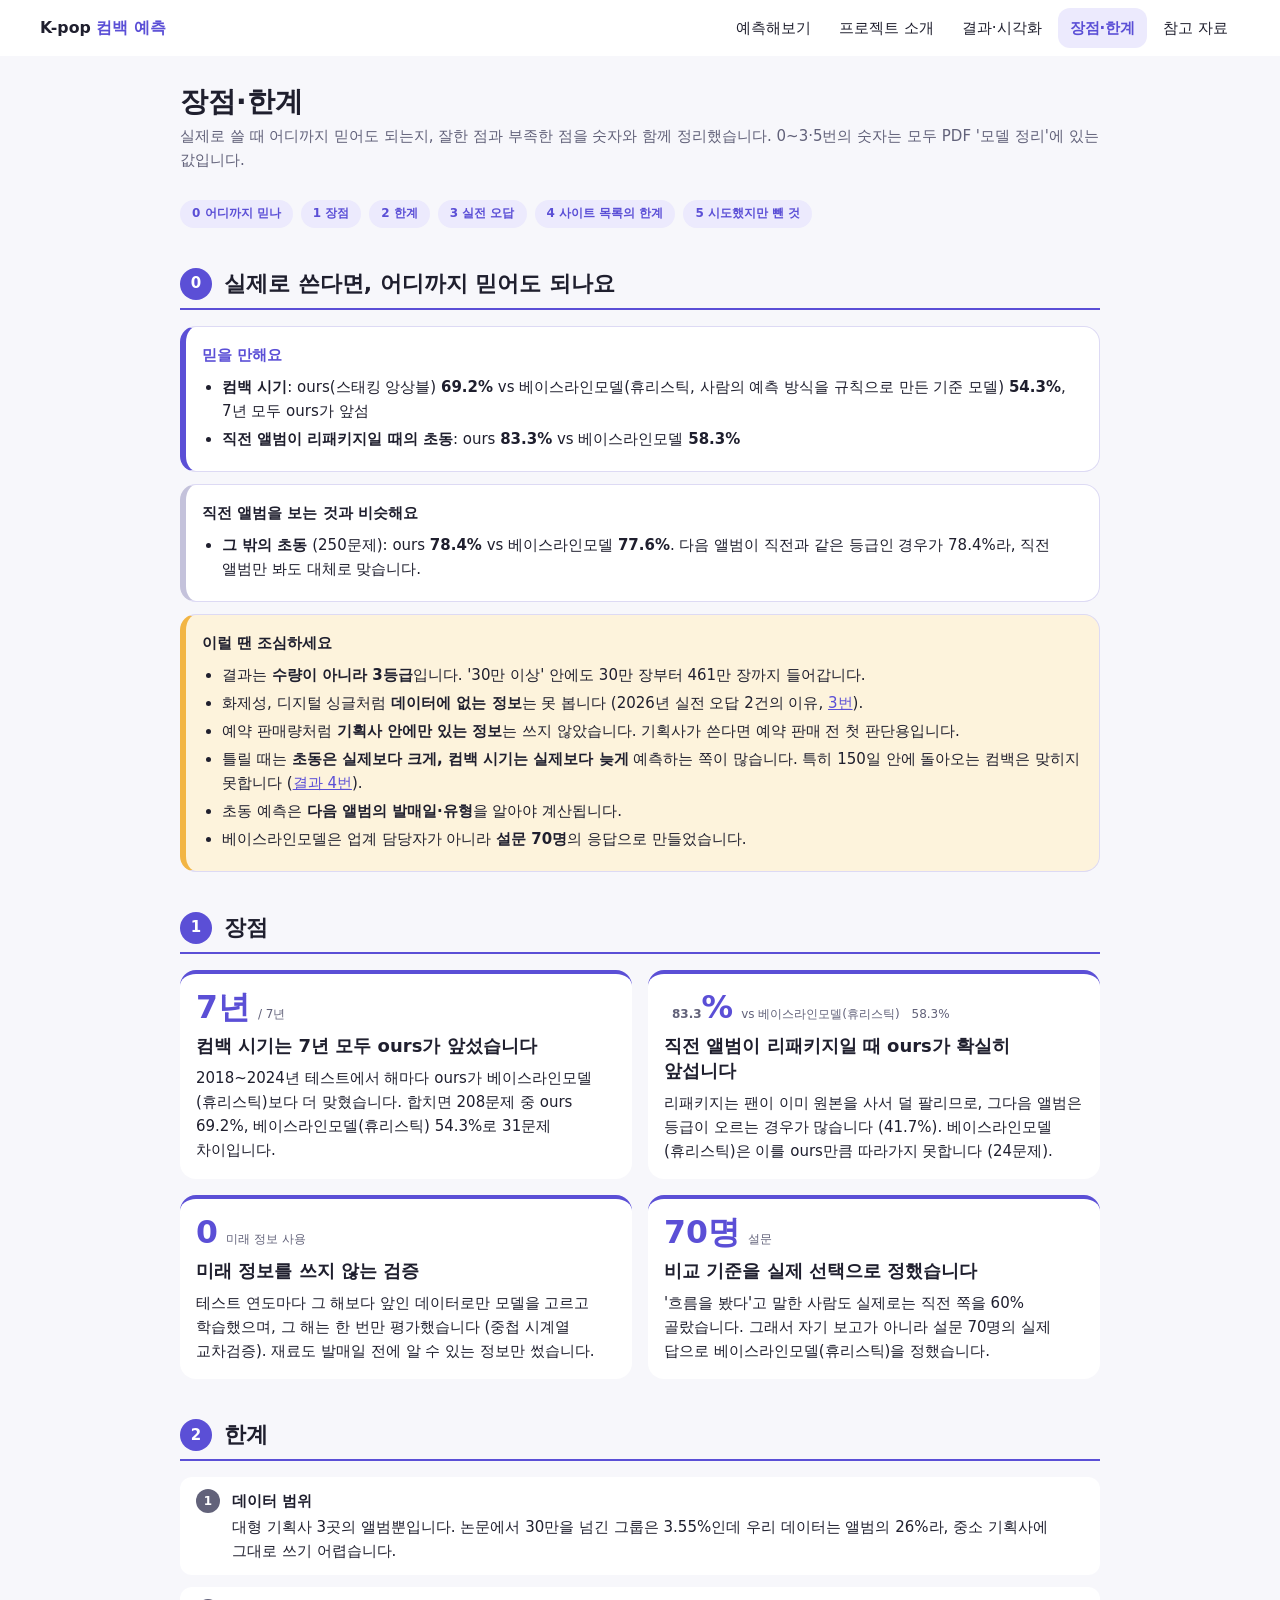
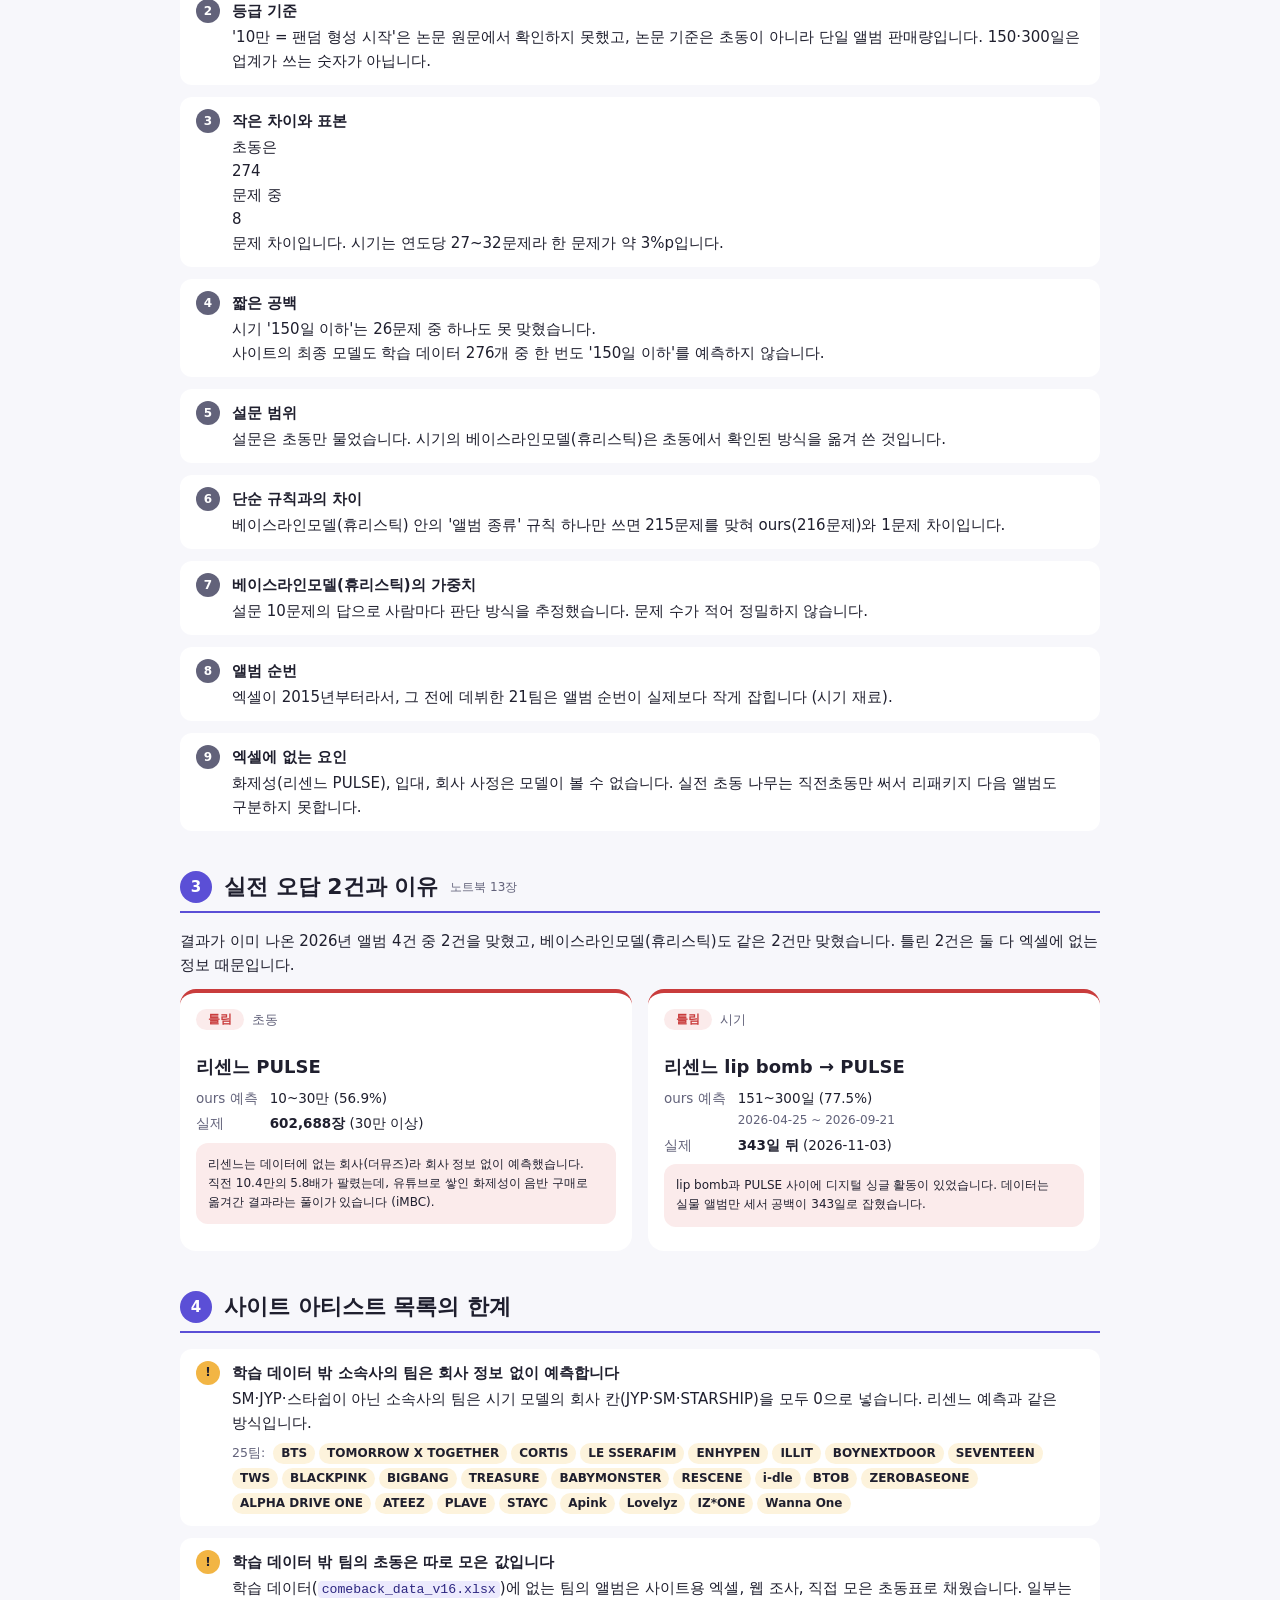
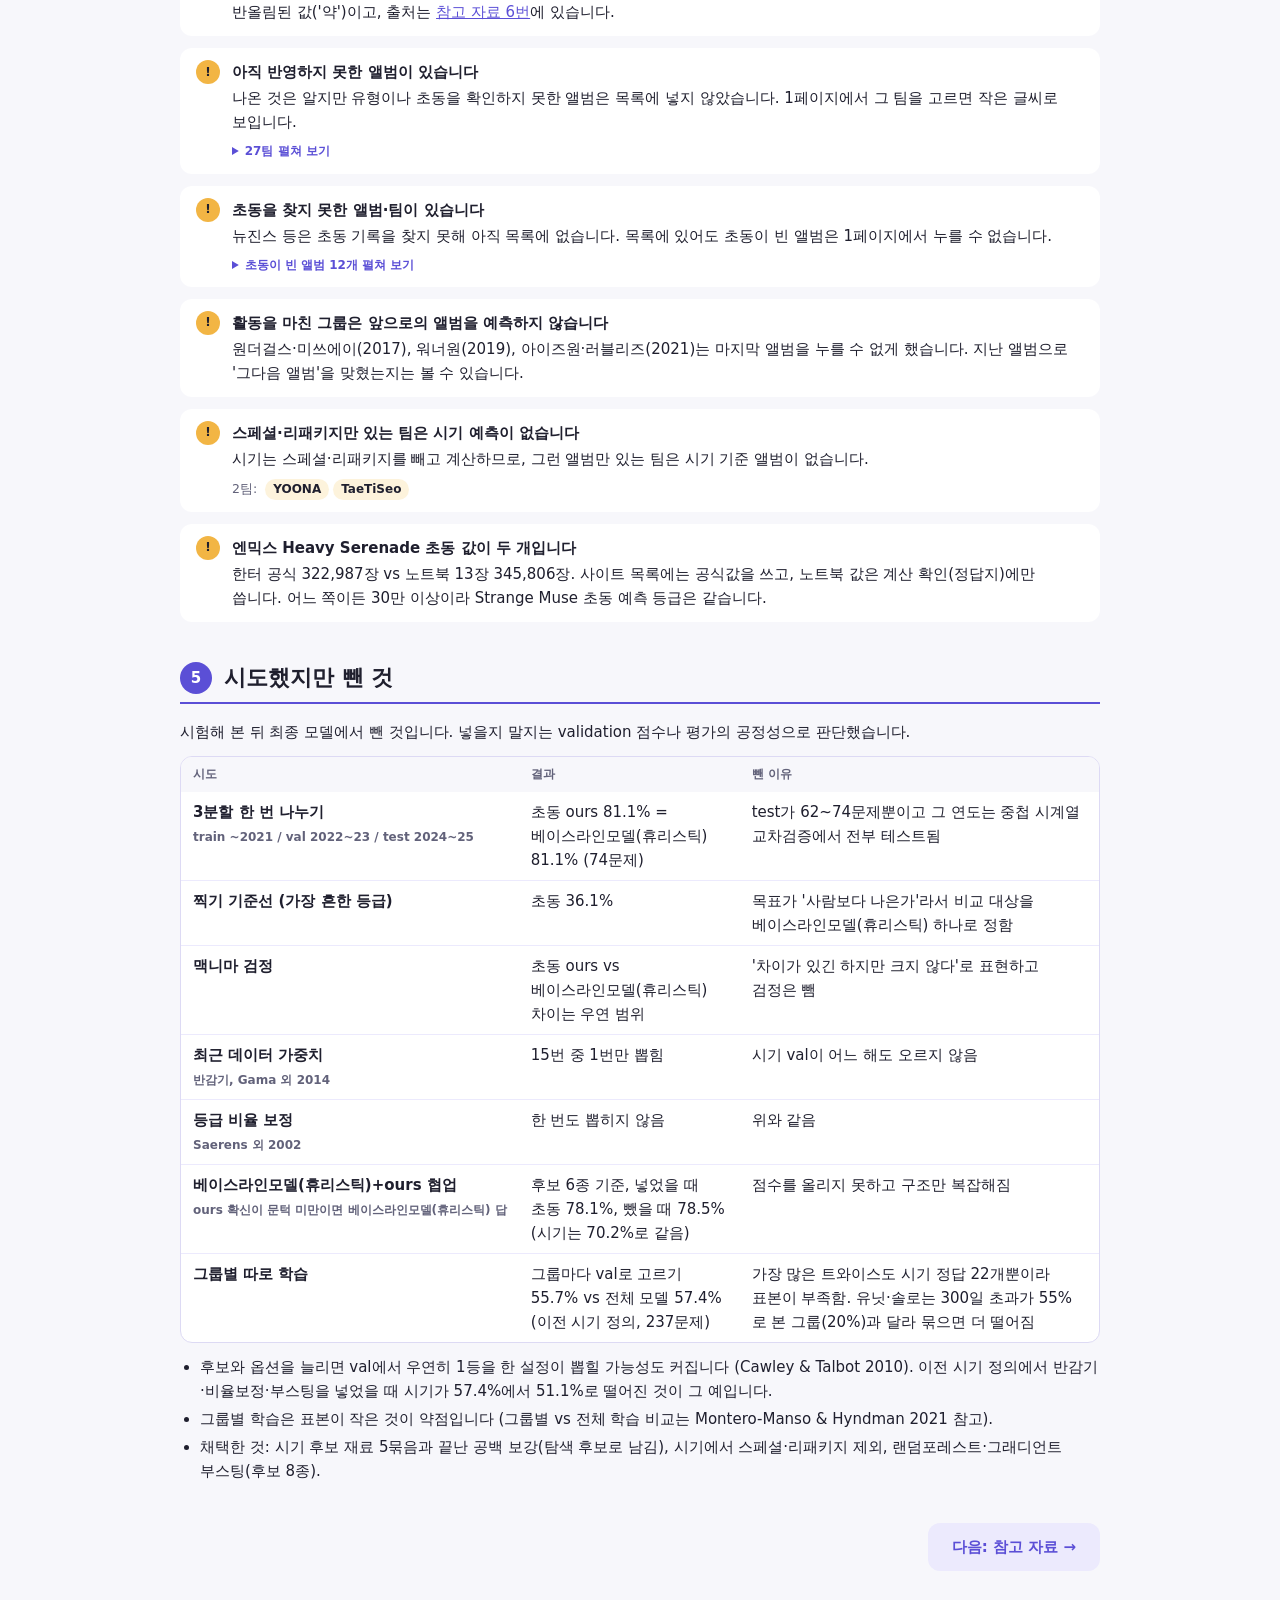
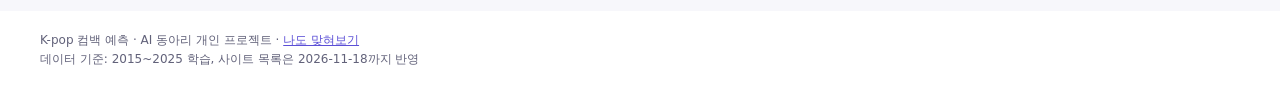
<file: limits.html>
<!doctype html>
<html lang="ko">
<head>
<meta charset="utf-8">
<meta name="viewport" content="width=device-width, initial-scale=1">
<title>장점·한계 · K-pop 컴백 예측</title>
<link rel="stylesheet" href="css/style.css">
</head>
<body>
<header class="머리">
  <div class="감싸기">
    <a class="로고" href="index.html">K-pop <span>컴백 예측</span></a>
    <button class="메뉴버튼" type="button" aria-expanded="false" aria-label="메뉴 열기">☰</button>
    <ul class="메뉴">
      <li><a href="index.html">예측해보기</a></li>
      <li><a href="about.html">프로젝트 소개</a></li>
      <li><a href="results.html">결과·시각화</a></li>
      <li><a href="limits.html" aria-current="page">장점·한계</a></li>
      <li><a href="refs.html">참고 자료</a></li>
    </ul>
  </div>
</header>

<main class="감싸기 글페이지">
  <h1 class="페이지제목">장점·한계</h1>
  <p class="페이지설명">실제로 쓸 때 어디까지 믿어도 되는지, 잘한 점과 부족한 점을 숫자와 함께 정리했습니다. 0~3·5번의 숫자는 모두 PDF '모델 정리'에 있는 값입니다.</p>

  <nav class="차례" aria-label="이 페이지 차례">
    <a href="#쓸모">0 어디까지 믿나</a>
    <a href="#장점">1 장점</a>
    <a href="#한계">2 한계</a>
    <a href="#오답">3 실전 오답</a>
    <a href="#사이트">4 사이트 목록의 한계</a>
    <a href="#뺀것">5 시도했지만 뺀 것</a>
  </nav>

  <!-- 0. 실제로 쓰려면 -->
  <section id="쓸모" class="장">
    <h2><span class="장번호">0</span>실제로 쓴다면, 어디까지 믿어도 되나요</h2>
    <div class="믿음들">
      <div class="카드 믿음카드 믿음"><span class="믿음이름">믿을 만해요</span>
        <ul>
          <li><b>컴백 시기</b>: ours(스태킹 앙상블) <b data-쓸모="시기ours"></b> vs 베이스라인모델(휴리스틱, 사람의 예측 방식을 규칙으로 만든 기준 모델) <b data-쓸모="시기사람"></b>, 7년 모두 ours가 앞섬</li>
          <li><b>직전 앨범이 리패키지일 때의 초동</b>: ours <b data-쓸모="리팩ours"></b> vs 베이스라인모델 <b data-쓸모="리팩사람"></b></li>
        </ul></div>
      <div class="카드 믿음카드 비슷"><span class="믿음이름">직전 앨범을 보는 것과 비슷해요</span>
        <ul>
          <li><b>그 밖의 초동</b> (<span data-쓸모="그외수"></span>문제): ours <b data-쓸모="그외ours"></b> vs 베이스라인모델 <b data-쓸모="그외사람"></b>. 다음 앨범이 직전과 같은 등급인 경우가 78.4%라, 직전 앨범만 봐도 대체로 맞습니다.</li>
        </ul></div>
      <div class="카드 믿음카드 조심"><span class="믿음이름">이럴 땐 조심하세요</span>
        <ul>
          <li>결과는 <b>수량이 아니라 3등급</b>입니다. '30만 이상' 안에도 30만 장부터 461만 장까지 들어갑니다.</li>
          <li>화제성, 디지털 싱글처럼 <b>데이터에 없는 정보</b>는 못 봅니다 (2026년 실전 오답 2건의 이유, <a href="#오답">3번</a>).</li>
          <li>예약 판매량처럼 <b>기획사 안에만 있는 정보</b>는 쓰지 않았습니다. 기획사가 쓴다면 예약 판매 전 첫 판단용입니다.</li>
          <li>틀릴 때는 <b>초동은 실제보다 크게, 컴백 시기는 실제보다 늦게</b> 예측하는 쪽이 많습니다. 특히 150일 안에 돌아오는 컴백은 맞히지 못합니다 (<a href="results.html#방향">결과 4번</a>).</li>
          <li>초동 예측은 <b>다음 앨범의 발매일·유형</b>을 알아야 계산됩니다.</li>
          <li>베이스라인모델은 업계 담당자가 아니라 <b>설문 70명</b>의 응답으로 만들었습니다.</li>
        </ul></div>
    </div>
  </section>

  <!-- 1. 장점 -->
  <section id="장점" class="장">
    <h2><span class="장번호">1</span>장점</h2>
    <div class="장점들">
      <article class="카드 장점카드">
        <div class="장점숫자"><b>7년</b><span>/ 7년</span></div>
        <h3>컴백 시기는 7년 모두 ours가 앞섰습니다</h3>
        <p>2018~2024년 테스트에서 해마다 ours가 베이스라인모델(휴리스틱)보다 더 맞혔습니다. 합치면 <span id="한시기문제"></span>문제 중 ours <span id="한시기AI"></span>%, 베이스라인모델(휴리스틱) <span id="한시기사람"></span>%로 <span id="한시기차"></span>문제 차이입니다.</p>
      </article>
      <article class="카드 장점카드">
        <div class="장점숫자"><b><span id="한리팩AI"></span>%</b><span>vs 베이스라인모델(휴리스틱) <span id="한리팩사람"></span>%</span></div>
        <h3>직전 앨범이 리패키지일 때 ours가 확실히 앞섭니다</h3>
        <p>리패키지는 팬이 이미 원본을 사서 덜 팔리므로, 그다음 앨범은 등급이 오르는 경우가 많습니다 (41.7%). 베이스라인모델(휴리스틱)은 이를 ours만큼 따라가지 못합니다 (24문제).</p>
      </article>
      <article class="카드 장점카드">
        <div class="장점숫자"><b>0</b><span>미래 정보 사용</span></div>
        <h3>미래 정보를 쓰지 않는 검증</h3>
        <p>테스트 연도마다 그 해보다 앞인 데이터로만 모델을 고르고 학습했으며, 그 해는 한 번만 평가했습니다 (중첩 시계열 교차검증). 재료도 발매일 전에 알 수 있는 정보만 썼습니다.</p>
      </article>
      <article class="카드 장점카드">
        <div class="장점숫자"><b>70명</b><span>설문</span></div>
        <h3>비교 기준을 실제 선택으로 정했습니다</h3>
        <p>'흐름을 봤다'고 말한 사람도 실제로는 직전 쪽을 60% 골랐습니다. 그래서 자기 보고가 아니라 설문 70명의 실제 답으로 베이스라인모델(휴리스틱)을 정했습니다.</p>
      </article>
    </div>
  </section>

  <!-- 2. 한계 -->
  <section id="한계" class="장">
    <h2><span class="장번호">2</span>한계</h2>
    <ol class="한계목록">
      <li><b>데이터 범위</b>대형 기획사 3곳의 앨범뿐입니다. 논문에서 30만을 넘긴 그룹은 3.55%인데 우리 데이터는 앨범의 26%라, 중소 기획사에 그대로 쓰기 어렵습니다.</li>
      <li><b>등급 기준</b>'10만 = 팬덤 형성 시작'은 논문 원문에서 확인하지 못했고, 논문 기준은 초동이 아니라 단일 앨범 판매량입니다. 150·300일은 업계가 쓰는 숫자가 아닙니다.</li>
      <li><b>작은 차이와 표본</b>초동은 <span id="한초동문제"></span>문제 중 <span id="한초동차"></span>문제 차이입니다. 시기는 연도당 27~32문제라 한 문제가 약 3%p입니다.</li>
      <li><b>짧은 공백</b>시기 '150일 이하'는 26문제 중 하나도 못 맞혔습니다. <span id="안나옴"></span></li>
      <li><b>설문 범위</b>설문은 초동만 물었습니다. 시기의 베이스라인모델(휴리스틱)은 초동에서 확인된 방식을 옮겨 쓴 것입니다.</li>
      <li><b>단순 규칙과의 차이</b>베이스라인모델(휴리스틱) 안의 '앨범 종류' 규칙 하나만 쓰면 215문제를 맞혀 ours(216문제)와 1문제 차이입니다.</li>
      <li><b>베이스라인모델(휴리스틱)의 가중치</b>설문 10문제의 답으로 사람마다 판단 방식을 추정했습니다. 문제 수가 적어 정밀하지 않습니다.</li>
      <li><b>앨범 순번</b>엑셀이 2015년부터라서, 그 전에 데뷔한 21팀은 앨범 순번이 실제보다 작게 잡힙니다 (시기 재료).</li>
      <li><b>엑셀에 없는 요인</b>화제성(리센느 PULSE), 입대, 회사 사정은 모델이 볼 수 없습니다. 실전 초동 나무는 직전초동만 써서 리패키지 다음 앨범도 구분하지 못합니다.</li>
    </ol>
  </section>

  <!-- 3. 실전 오답 -->
  <section id="오답" class="장">
    <h2><span class="장번호">3</span>실전 오답 2건과 이유 <span class="장출처">노트북 13장</span></h2>
    <p>결과가 이미 나온 2026년 앨범 4건 중 2건을 맞혔고, 베이스라인모델(휴리스틱)도 같은 2건만 맞혔습니다. 틀린 2건은 둘 다 엑셀에 없는 정보 때문입니다.</p>
    <div class="두열">
      <article class="카드 사례 틀림">
        <div class="사례머리"><span class="표시">틀림</span><span class="종류">초동</span></div>
        <h3>리센느 PULSE</h3>
        <dl>
          <dt>ours 예측</dt><dd data-정답지="1"></dd>
          <dt>실제</dt><dd><b>602,688장</b> (30만 이상)</dd>
        </dl>
        <p class="틀린이유">리센느는 데이터에 없는 회사(더뮤즈)라 회사 정보 없이 예측했습니다. 직전 10.4만의 5.8배가 팔렸는데,
          유튜브로 쌓인 화제성이 음반 구매로 옮겨간 결과라는 풀이가 있습니다 (iMBC).</p>
      </article>
      <article class="카드 사례 틀림">
        <div class="사례머리"><span class="표시">틀림</span><span class="종류">시기</span></div>
        <h3>리센느 lip bomb → PULSE</h3>
        <dl>
          <dt>ours 예측</dt><dd data-정답지="3"></dd>
          <dt>실제</dt><dd><b>343일 뒤</b> (2026-11-03)</dd>
        </dl>
        <p class="틀린이유">lip bomb과 PULSE 사이에 디지털 싱글 활동이 있었습니다. 데이터는 실물 앨범만 세서 공백이 343일로 잡혔습니다.</p>
      </article>
    </div>
  </section>

  <!-- 4. 사이트 목록의 한계 -->
  <section id="사이트" class="장">
    <h2><span class="장번호">4</span>사이트 아티스트 목록의 한계</h2>
    <ul class="한계목록 점">
      <li><b>학습 데이터 밖 소속사의 팀은 회사 정보 없이 예측합니다</b>
        <span>SM·JYP·스타쉽이 아닌 소속사의 팀은 시기 모델의 회사 칸(JYP·SM·STARSHIP)을 모두 0으로 넣습니다. 리센느 예측과 같은 방식입니다.</span>
        <span class="팀칩들" id="밖팀"></span></li>
      <li><b>학습 데이터 밖 팀의 초동은 따로 모은 값입니다</b>
        <span>학습 데이터(<code>comeback_data_v16.xlsx</code>)에 없는 팀의 앨범은 사이트용 엑셀, 웹 조사, 직접 모은 초동표로 채웠습니다. 일부는 반올림된 값('약')이고, 출처는 <a href="refs.html#목록출처">참고 자료 6번</a>에 있습니다.</span></li>
      <li><b>아직 반영하지 못한 앨범이 있습니다</b>
        <span>나온 것은 알지만 유형이나 초동을 확인하지 못한 앨범은 목록에 넣지 않았습니다. 1페이지에서 그 팀을 고르면 작은 글씨로 보입니다.</span>
        <span class="미반영표" id="미반영"></span></li>
      <li><b>초동을 찾지 못한 앨범·팀이 있습니다</b>
        <span>뉴진스 등은 초동 기록을 찾지 못해 아직 목록에 없습니다. 목록에 있어도 초동이 빈 앨범은 1페이지에서 누를 수 없습니다.</span>
        <span class="미반영표" id="빈초동"></span></li>
      <li><b>활동을 마친 그룹은 앞으로의 앨범을 예측하지 않습니다</b>
        <span>원더걸스·미쓰에이(2017), 워너원(2019), 아이즈원·러블리즈(2021)는 마지막 앨범을 누를 수 없게 했습니다. 지난 앨범으로 '그다음 앨범'을 맞혔는지는 볼 수 있습니다.</span></li>
      <li><b>스페셜·리패키지만 있는 팀은 시기 예측이 없습니다</b>
        <span>시기는 스페셜·리패키지를 빼고 계산하므로, 그런 앨범만 있는 팀은 시기 기준 앨범이 없습니다.</span>
        <span class="팀칩들" id="시기없음"></span></li>
      <li><b>엔믹스 Heavy Serenade 초동 값이 두 개입니다</b>
        <span>한터 공식 322,987장 vs 노트북 13장 345,806장. 사이트 목록에는 공식값을 쓰고, 노트북 값은 계산 확인(정답지)에만 씁니다.
          어느 쪽이든 30만 이상이라 Strange Muse 초동 예측 등급은 같습니다.</span></li>
    </ul>
  </section>

  <!-- 5. 시도했지만 뺀 것 -->
  <section id="뺀것" class="장">
    <h2><span class="장번호">5</span>시도했지만 뺀 것</h2>
    <p>시험해 본 뒤 최종 모델에서 뺀 것입니다. 넣을지 말지는 validation 점수나 평가의 공정성으로 판단했습니다.</p>
    <div class="표감싸기">
      <table class="표">
        <thead><tr><th>시도</th><th>결과</th><th>뺀 이유</th></tr></thead>
        <tbody>
          <tr><th>3분할 한 번 나누기<br><span class="작게">train ~2021 / val 2022~23 / test 2024~25</span></th><td>초동 ours 81.1% = 베이스라인모델(휴리스틱) 81.1% (74문제)</td><td>test가 62~74문제뿐이고 그 연도는 중첩 시계열 교차검증에서 전부 테스트됨</td></tr>
          <tr><th>찍기 기준선 (가장 흔한 등급)</th><td>초동 36.1%</td><td>목표가 '사람보다 나은가'라서 비교 대상을 베이스라인모델(휴리스틱) 하나로 정함</td></tr>
          <tr><th>맥니마 검정</th><td>초동 ours vs 베이스라인모델(휴리스틱) 차이는 우연 범위</td><td>'차이가 있긴 하지만 크지 않다'로 표현하고 검정은 뺌</td></tr>
          <tr><th>최근 데이터 가중치<br><span class="작게">반감기, Gama 외 2014</span></th><td>15번 중 1번만 뽑힘</td><td>시기 val이 어느 해도 오르지 않음</td></tr>
          <tr><th>등급 비율 보정<br><span class="작게">Saerens 외 2002</span></th><td>한 번도 뽑히지 않음</td><td>위와 같음</td></tr>
          <tr><th>베이스라인모델(휴리스틱)+ours 협업<br><span class="작게">ours 확신이 문턱 미만이면 베이스라인모델(휴리스틱) 답</span></th><td>후보 6종 기준, 넣었을 때 초동 78.1%, 뺐을 때 78.5% (시기는 70.2%로 같음)</td><td>점수를 올리지 못하고 구조만 복잡해짐</td></tr>
          <tr><th>그룹별 따로 학습</th><td>그룹마다 val로 고르기 55.7% vs 전체 모델 57.4% (이전 시기 정의, 237문제)</td><td>가장 많은 트와이스도 시기 정답 22개뿐이라 표본이 부족함. 유닛·솔로는 300일 초과가 55%로 본 그룹(20%)과 달라 묶으면 더 떨어짐</td></tr>
        </tbody>
      </table>
    </div>
    <ul class="점목록">
      <li>후보와 옵션을 늘리면 val에서 우연히 1등을 한 설정이 뽑힐 가능성도 커집니다 (Cawley &amp; Talbot 2010). 이전 시기 정의에서 반감기·비율보정·부스팅을 넣었을 때 시기가 57.4%에서 51.1%로 떨어진 것이 그 예입니다.</li>
      <li>그룹별 학습은 표본이 작은 것이 약점입니다 (그룹별 vs 전체 학습 비교는 Montero-Manso &amp; Hyndman 2021 참고).</li>
      <li>채택한 것: 시기 후보 재료 5묶음과 끝난 공백 보강(탐색 후보로 남김), 시기에서 스페셜·리패키지 제외, 랜덤포레스트·그래디언트 부스팅(후보 8종).</li>
    </ul>
  </section>
  <nav class="다음이야기" aria-label="다음 페이지"><a class="큰버튼 보조" href="refs.html">다음: 참고 자료 →</a></nav>
</main>

<footer class="바닥">
  <div class="감싸기">
    K-pop 컴백 예측 · AI 동아리 개인 프로젝트 · <a href="quiz.html">나도 맞혀보기</a><br>
    데이터 기준: 2015~2025 학습, 사이트 목록은 2026-11-18까지 반영
  </div>
</footer>

<script src="js/model.js"></script>
<script src="js/predict.js"></script>
<script src="js/chartData.js"></script>
<script src="js/artists.js"></script>
<script src="js/albums.js"></script>
<script src="js/app.js"></script>
<script>
(function () {
  "use strict";
  var A = window.ARTISTS || [], T = window.TEAMS || [], AL = window.ALBUMS || {}, P = window.ALBUMS_PENDING || {};
  function 글(s) { return String(s).replace(/[&<>"']/g, function (c) { return { "&": "&amp;", "<": "&lt;", ">": "&gt;", '"': "&quot;", "'": "&#39;" }[c]; }); }
  function 이름(t) { return t.정식이름 || t.이름; }
  function 칩(t) { return "<span>" + 글(이름(t)) + "</span>"; }

  // 장점 카드의 숫자는 chartData.js에서 채운다 (노트북을 다시 돌려도 맞게)
  (function () {
    var C = window.CHART; if (!C) return;
    function 글(id, s) { var e = document.getElementById(id); if (e) e.textContent = s; }
    var 합 = function (a) { return a.reduce(function (x, y) { return x + y; }, 0); };
    var 시 = C.시기;
    글("한초동문제", C.초동.문제수); 글("한초동차", 합(C.초동.연도별.AI) - 합(C.초동.연도별["사람 기준"]));
    글("한시기문제", 시.문제수); 글("한시기AI", 시.정답률.AI.toFixed(1)); 글("한시기사람", 시.정답률["사람 기준"].toFixed(1));
    글("한시기차", 합(시.연도별.AI) - 합(시.연도별["사람 기준"]));
    var 리 = (C.리패키지 || []).filter(function (r) { return r["직전 리패키지"] === "직전 리패키지"; })[0];
    if (리) { 글("한리팩AI", 리["AI(%)"].toFixed(1)); 글("한리팩사람", 리["사람 기준(%)"].toFixed(1)); }
  })();

  // 정답지(MODEL.정답지)를 사이트 계산으로 돌린 값으로 '이미 결과가 나온 예측' 문구를 채운다
  Array.prototype.forEach.call(document.querySelectorAll("[data-정답지]"), function (칸) {
    try {
      var r = window.Predict.정답지계산(window.MODEL.정답지[+칸.dataset.정답지]);
      var 글 = r.등급이름 + " (" + r.퍼센트 + "%)";
      if (r.날짜) {
        var 범위 = r.날짜.까지 ? r.날짜.부터 + " ~ " + r.날짜.까지 : r.날짜.부터 + " 이후";
        if (칸.tagName === "TD") 글 += " → " + 범위; else 글 += "<br><span class='작게'>" + 범위 + "</span>";
      }
      칸.innerHTML = 글;
    } catch (e) { 칸.textContent = "(계산 실패)"; }
  });

  // 사이트 최종 모델이 '150일 이하'를 예측하는지: model.js에 적힌 학습 데이터 예측 분포로 말한다
  (function () {
    var M = window.MODEL, 칸 = document.getElementById("안나옴");
    if (!M || !M.시기 || !M.시기.학습_예측분포 || !칸) return;
    var 분포 = M.시기.학습_예측분포, 총 = M.학습앨범수 && M.학습앨범수.시기;
    칸.textContent = 분포[0] === 0
      ? "사이트의 최종 모델도 학습 데이터 " + 총 + "개 중 한 번도 '150일 이하'를 예측하지 않습니다."
      : "사이트의 최종 모델은 학습 데이터 " + 총 + "개 중 '150일 이하'를 " + 분포[0] + "번 예측합니다.";
  })();

  // 1페이지 목록(albums.js의 TEAMS) 기준
  var 밖 = T.filter(function (t) { return t.회사 === "그 외"; });
  document.getElementById("밖팀").innerHTML = "<small>" + 밖.length + "팀:</small> " + 밖.map(칩).join("");

  var 미 = Object.keys(P).filter(function (k) { return P[k].length; });
  document.getElementById("미반영").innerHTML = 미.length
    ? "<details><summary>" + 미.length + "팀 펼쳐 보기</summary><ul>" + 미.map(function (k) {
        return "<li><b>" + 글(k) + "</b> " + P[k].map(function (p) { return 글(p.앨범) + " (" + p.날짜 + ")"; }).join(", ") + "</li>";
      }).join("") + "</ul></details>"
    : "";

  var 빈 = [];
  T.forEach(function (t) { (AL[t.이름] || []).forEach(function (x) { if (x.초동 == null) 빈.push("<li><b>" + 글(이름(t)) + "</b> " + 글(x.앨범) + " (" + x.날짜 + ")</li>"); }); });
  document.getElementById("빈초동").innerHTML = 빈.length ? "<details><summary>초동이 빈 앨범 " + 빈.length + "개 펼쳐 보기</summary><ul>" + 빈.join("") + "</ul></details>" : "";

  var 시없 = A.filter(function (a) { return !a.시기기준; });
  document.getElementById("시기없음").innerHTML = 시없.length ? "<small>" + 시없.length + "팀:</small> " + 시없.map(function (a) {
    var t = T.filter(function (x) { return x.이름 === a.이름; })[0] || a; return 칩(t);
  }).join("") : "";
})();
</script>
<script>
(function () {
  var C = window.CHART; if (!C) return;
  var 리 = C.리패키지 || [], 직 = 리.filter(function (r) { return r["직전 리패키지"] === "직전 리패키지"; })[0], 외 = 리.filter(function (r) { return r["직전 리패키지"] !== "직전 리패키지"; })[0];
  var 값 = { 시기ours: C.시기.정답률.AI.toFixed(1) + "%", 시기사람: C.시기.정답률["사람 기준"].toFixed(1) + "%" };
  if (직) { 값.리팩ours = 직["AI(%)"].toFixed(1) + "%"; 값.리팩사람 = 직["사람 기준(%)"].toFixed(1) + "%"; }
  if (외) { 값.그외ours = 외["AI(%)"].toFixed(1) + "%"; 값.그외사람 = 외["사람 기준(%)"].toFixed(1) + "%"; 값.그외수 = 외.문제수; }
  Array.prototype.forEach.call(document.querySelectorAll("[data-쓸모]"), function (el) { el.textContent = 값[el.getAttribute("data-쓸모")] || ""; });
})();
</script>
</body>
</html>
</file>
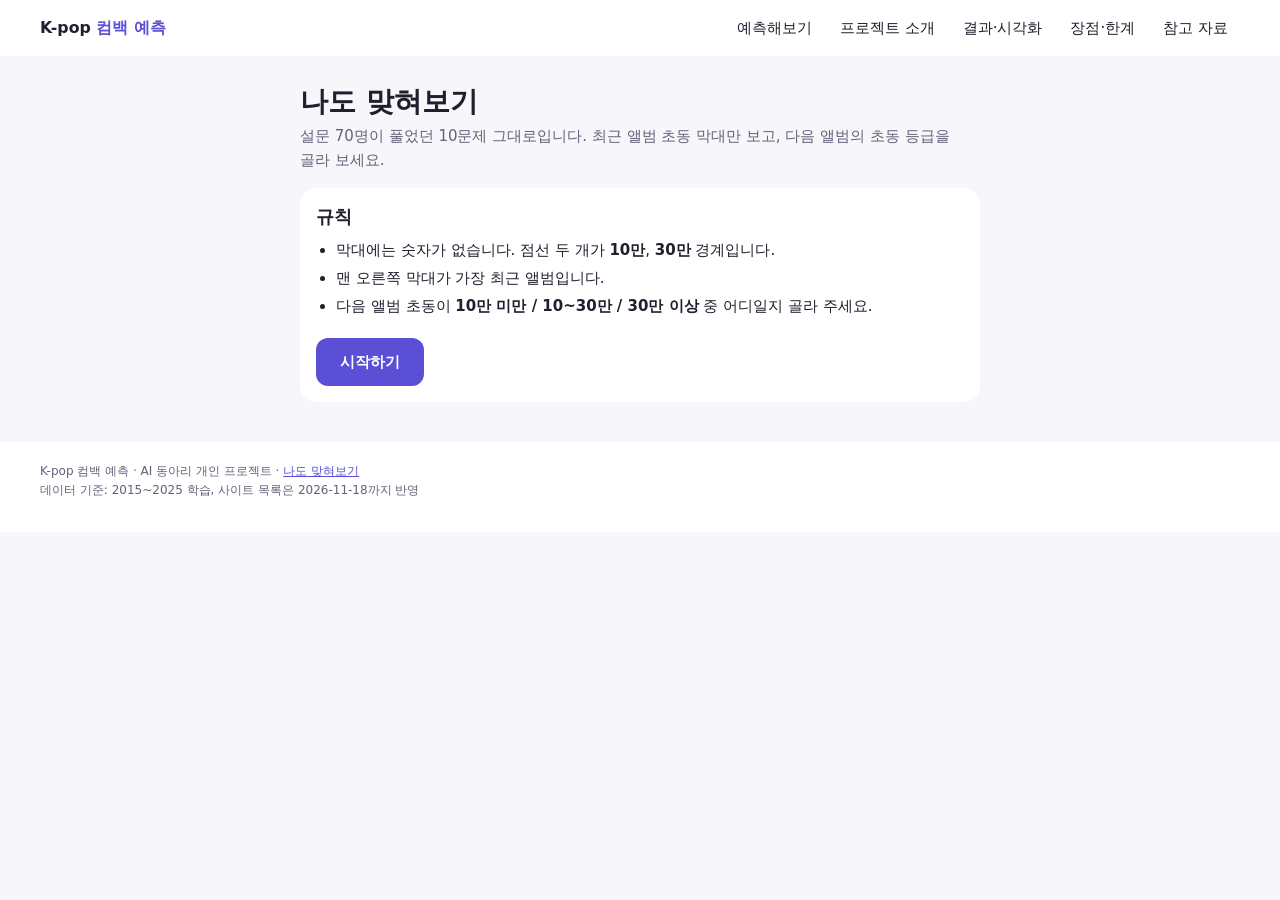
<file: quiz.html>
<!doctype html>
<html lang="ko">
<head>
<meta charset="utf-8">
<meta name="viewport" content="width=device-width, initial-scale=1">
<title>나도 맞혀보기 · K-pop 컴백 예측</title>
<link rel="stylesheet" href="css/style.css">
</head>
<body>
<header class="머리">
  <div class="감싸기">
    <a class="로고" href="index.html">K-pop <span>컴백 예측</span></a>
    <button class="메뉴버튼" type="button" aria-expanded="false" aria-label="메뉴 열기">☰</button>
    <ul class="메뉴">
      <li><a href="index.html">예측해보기</a></li>
      <li><a href="about.html">프로젝트 소개</a></li>
      <li><a href="results.html">결과·시각화</a></li>
      <li><a href="limits.html">장점·한계</a></li>
      <li><a href="refs.html">참고 자료</a></li>
    </ul>
  </div>
</header>

<main class="감싸기 글페이지 퀴즈페이지">
  <h1 class="페이지제목">나도 맞혀보기</h1>
  <p class="페이지설명">설문 70명이 풀었던 10문제 그대로입니다. 최근 앨범 초동 막대만 보고, 다음 앨범의 초동 등급을 골라 보세요.</p>

  <!-- 시작 -->
  <section class="카드 퀴즈카드" id="시작화면">
    <h2>규칙</h2>
    <ul class="점목록">
      <li>막대에는 숫자가 없습니다. 점선 두 개가 <b>10만</b>, <b>30만</b> 경계입니다.</li>
      <li>맨 오른쪽 막대가 가장 최근 앨범입니다.</li>
      <li>다음 앨범 초동이 <b>10만 미만 / 10~30만 / 30만 이상</b> 중 어디일지 골라 주세요.</li>
    </ul>
    <button type="button" class="큰버튼" id="시작">시작하기</button>
  </section>

  <!-- 문제 -->
  <section class="카드 퀴즈카드 숨김" id="문제화면">
    <div class="퀴즈머리">
      <span class="진행" id="진행"></span>
      <div class="진행막대"><div id="진행막대"></div></div>
    </div>
    <h2 class="문제팀" id="문제팀"></h2>
    <div class="최근틀">
      <div class="최근" id="퀴즈막대"></div>
      <div class="최근이름" id="퀴즈이름"></div>
    </div>
    <p class="질문글">다음 앨범의 초동은?</p>
    <div class="선택들" id="선택들">
      <button type="button" data-k="0">10만 미만</button>
      <button type="button" data-k="1">10~30만</button>
      <button type="button" data-k="2">30만 이상</button>
    </div>
    <div class="정답풀이 숨김" id="정답풀이" aria-live="polite"></div>
    <button type="button" class="큰버튼 숨김" id="다음">다음 문제</button>
  </section>

  <!-- 결과 -->
  <section class="카드 퀴즈카드 숨김" id="결과화면" aria-live="polite">
    <h2>결과</h2>
    <div class="점수비교" id="점수비교"></div>
    <p class="작게">사람 평균·직전 규칙 숫자는 PDF 5장 설문 결과입니다. 직전 규칙은 '가장 최근 막대의 등급 그대로' 고르는 방법입니다.</p>
    <p id="결과말"></p>
    <h3>문제별로 보기</h3>
    <div class="표감싸기">
      <table class="표">
        <thead><tr><th>#</th><th>팀</th><th>내 답</th><th>직전 규칙</th><th>정답 (실제)</th></tr></thead>
        <tbody id="돌아보기"></tbody>
      </table>
    </div>
    <p class="작게">직전 규칙이 틀린 4문제(4·5·7·8번)는 전부 등급이 오른 경우입니다. 사람 방식의 약점은 성장을 못 따라간다는 것입니다.</p>
    <div class="버튼줄">
      <button type="button" class="큰버튼" id="다시">다시 풀기</button>
      <a class="큰버튼 보조" href="index.html">ours 예측 해보기</a>
    </div>
  </section>
</main>

<footer class="바닥">
  <div class="감싸기">
    K-pop 컴백 예측 · AI 동아리 개인 프로젝트 · <a href="quiz.html">나도 맞혀보기</a><br>
    데이터 기준: 2015~2025 학습, 사이트 목록은 2026-11-18까지 반영
  </div>
</footer>

<script src="js/app.js"></script>
<script>
(function () {
  "use strict";
  // PDF 5장 설문 10문제 (단위: 만 장). 막대 = 보여준 최근 앨범, 실제 = 다음 앨범 초동
  var 문제들 = [
    { 팀: "NCT 드림",   막대: [3.4, 12.4, 18.3, 41.2],  실제: 101.1 },
    { 팀: "태민",       막대: [7.2, 6.3, 2.2],          실제: 8.5 },
    { 팀: "키",         막대: [6.6, 7.7, 7.1, 10.6],    실제: 11.5 },
    { 팀: "라이즈",     막대: [101.7, 125.5, 27.4],     실제: 179.7 },
    { 팀: "있지",       막대: [6.5, 14.4, 20.0, 26.0],  실제: 47.2 },
    { 팀: "스트레이키즈", 막대: [12.8, 23.3, 64.2, 47.1], 실제: 85.3 },
    { 팀: "트와이스",   막대: [15.4, 33.2, 24.6, 27.8], 실제: 31.9 },
    { 팀: "태연",       막대: [8.7, 3.4, 3.8, 4.2],     실제: 13.3 },
    { 팀: "레드벨벳",   막대: [4.2, 20.7, 44.4, 49.7],  실제: 41.1 },
    { 팀: "슈퍼주니어", 막대: [8.7, 27.0, 7.6, 26.0],   실제: 10.1 }
  ];
  var 비교 = { 사람평균: 5.5, 직전규칙: 6 };       // PDF 5장 (AI 숫자는 옛 모델 기준이라 뺐음)
  var 이름 = ["10만 미만", "10~30만", "30만 이상"];
  var 등급 = function (만장) { return 만장 < 10 ? 0 : 만장 < 30 ? 1 : 2; };   // 10만 '이상'부터 다음 등급
  var $ = function (id) { return document.getElementById(id); };

  var 지금 = 0, 답들 = [];

  function 보이기(id) {
    ["시작화면", "문제화면", "결과화면"].forEach(function (x) { $(x).classList.toggle("숨김", x !== id); });
  }

  function 문제그리기() {
    var q = 문제들[지금];
    $("진행").textContent = (지금 + 1) + " / " + 문제들.length;
    $("진행막대").style.width = (지금 / 문제들.length * 100) + "%";
    $("문제팀").textContent = q.팀;
    // 높이는 data-v(만 장)만 적어 두고 높이맞추기()에서 계산 → 정답을 보여줄 때 축을 다시 맞출 수 있게
    $("퀴즈막대").innerHTML = [10, 30].map(function (b) {
      return "<div class='선' data-v='" + b + "'><span>" + b + "만</span></div>";
    }).join("") + q.막대.map(function (v, i) {
      return "<div class='기둥" + (i === q.막대.length - 1 ? " 마지막" : "") + "' data-v='" + v + "'></div>";
    }).join("") + "<div class='기둥 정답기둥 숨김' id='정답기둥' data-v='" + q.실제 + "'></div>";
    높이맞추기(Math.max(33, Math.max.apply(null, q.막대) * 1.08));   // 문제일 때는 보여준 막대 기준 (정답이 축으로 새지 않게)
    $("퀴즈이름").innerHTML = q.막대.map(function (_, i) {
      return "<div" + (i === q.막대.length - 1 ? " class='마지막'" : "") + ">" + (i === q.막대.length - 1 ? "직전" : (q.막대.length - i) + "개 전") + "</div>";
    }).join("") + "<div class='정답이름 숨김' id='정답이름'>다음</div>";
    Array.prototype.forEach.call($("선택들").querySelectorAll("button"), function (b) {
      b.disabled = false; b.className = "";
    });
    $("정답풀이").classList.add("숨김");
    $("다음").classList.add("숨김");
  }

  function 높이맞추기(최대) {
    Array.prototype.forEach.call($("퀴즈막대").querySelectorAll("[data-v]"), function (el) {
      var p = (Math.min(+el.dataset.v, 최대) / 최대 * 100).toFixed(2) + "%";
      if (el.classList.contains("선")) el.style.bottom = p; else el.style.height = p;
    });
  }

  $("선택들").addEventListener("click", function (e) {
    var b = e.target.closest("button[data-k]");
    if (!b || b.disabled) return;
    var q = 문제들[지금], 내답 = +b.dataset.k, 정답 = 등급(q.실제), 직전 = 등급(q.막대[q.막대.length - 1]);
    답들[지금] = 내답;
    Array.prototype.forEach.call($("선택들").querySelectorAll("button"), function (x) {
      x.disabled = true;
      var k = +x.dataset.k;
      if (k === 정답) x.className = "정답";
      else if (k === 내답) x.className = "오답";
    });
    $("정답기둥").classList.remove("숨김");
    $("정답이름").classList.remove("숨김");
    // 정답까지 들어가게 축을 다시 맞춤 (막대들이 줄어드는 움직임으로 보임)
    높이맞추기(Math.max(33, Math.max.apply(null, q.막대.concat(q.실제)) * 1.08));
    $("정답풀이").innerHTML = (내답 === 정답 ? "<b class='맞음글'>맞았습니다!</b>" : "<b class='틀림글'>아쉽습니다!</b>") +
      " 실제 다음 앨범은 <b>" + q.실제 + "만 장</b> → " + 이름[정답] + "입니다." +
      "<br><span class='작게'>직전 규칙(가장 최근 막대 그대로)이라면 " + 이름[직전] + " — " + (직전 === 정답 ? "맞음" : "틀림") + "</span>";
    $("정답풀이").classList.remove("숨김");
    $("다음").textContent = 지금 === 문제들.length - 1 ? "결과 보기" : "다음 문제";
    $("다음").classList.remove("숨김");
    $("다음").focus();
  });

  $("다음").addEventListener("click", function () {
    지금++;
    if (지금 < 문제들.length) 문제그리기(); else 결과();
  });

  function 결과() {
    var 맞힘 = 문제들.filter(function (q, i) { return 답들[i] === 등급(q.실제); }).length;
    var 줄 = [
      { 이름: "나", 값: 맞힘, 색: "강조" },
      { 이름: "설문 70명 평균", 값: 비교.사람평균, 색: "사람" },
      { 이름: "직전 규칙", 값: 비교.직전규칙, 색: "사람" }
    ];
    $("점수비교").innerHTML = 줄.map(function (r) {
      return "<div class='점수줄 " + r.색 + "'><span>" + r.이름 + "</span><div class='점수틀'><div style='width:" + (r.값 * 10) + "%'></div></div><b>" + r.값 + "개</b></div>";
    }).join("");
    $("결과말").textContent = 맞힘 > 비교.직전규칙 ? "직전 규칙보다 많이 맞혔습니다!" : 맞힘 === 비교.직전규칙 ? "직전 규칙과 똑같이 맞혔습니다." :
      맞힘 >= 비교.사람평균 ? "설문 평균보다는 많이 맞혔습니다." : "설문 평균보다 조금 적습니다. 직전 막대만 따라가도 6개를 맞힐 수 있습니다.";
    $("돌아보기").innerHTML = 문제들.map(function (q, i) {
      var 정답 = 등급(q.실제), 직전 = 등급(q.막대[q.막대.length - 1]);
      return "<tr><td>" + (i + 1) + "</td><th>" + q.팀 + "</th><td class='" + (답들[i] === 정답 ? "맞음글" : "틀림글") + "'>" + 이름[답들[i]] + "</td><td>" + 이름[직전] + (직전 === 정답 ? "" : " ✗") + "</td><td>" + 이름[정답] + " (" + q.실제 + "만)</td></tr>";
    }).join("");
    $("진행막대").style.width = "100%";
    보이기("결과화면");
  }

  function 처음부터() { 지금 = 0; 답들 = []; 문제그리기(); 보이기("문제화면"); }
  $("시작").addEventListener("click", 처음부터);
  $("다시").addEventListener("click", 처음부터);
})();
</script>
</body>
</html>
</file>
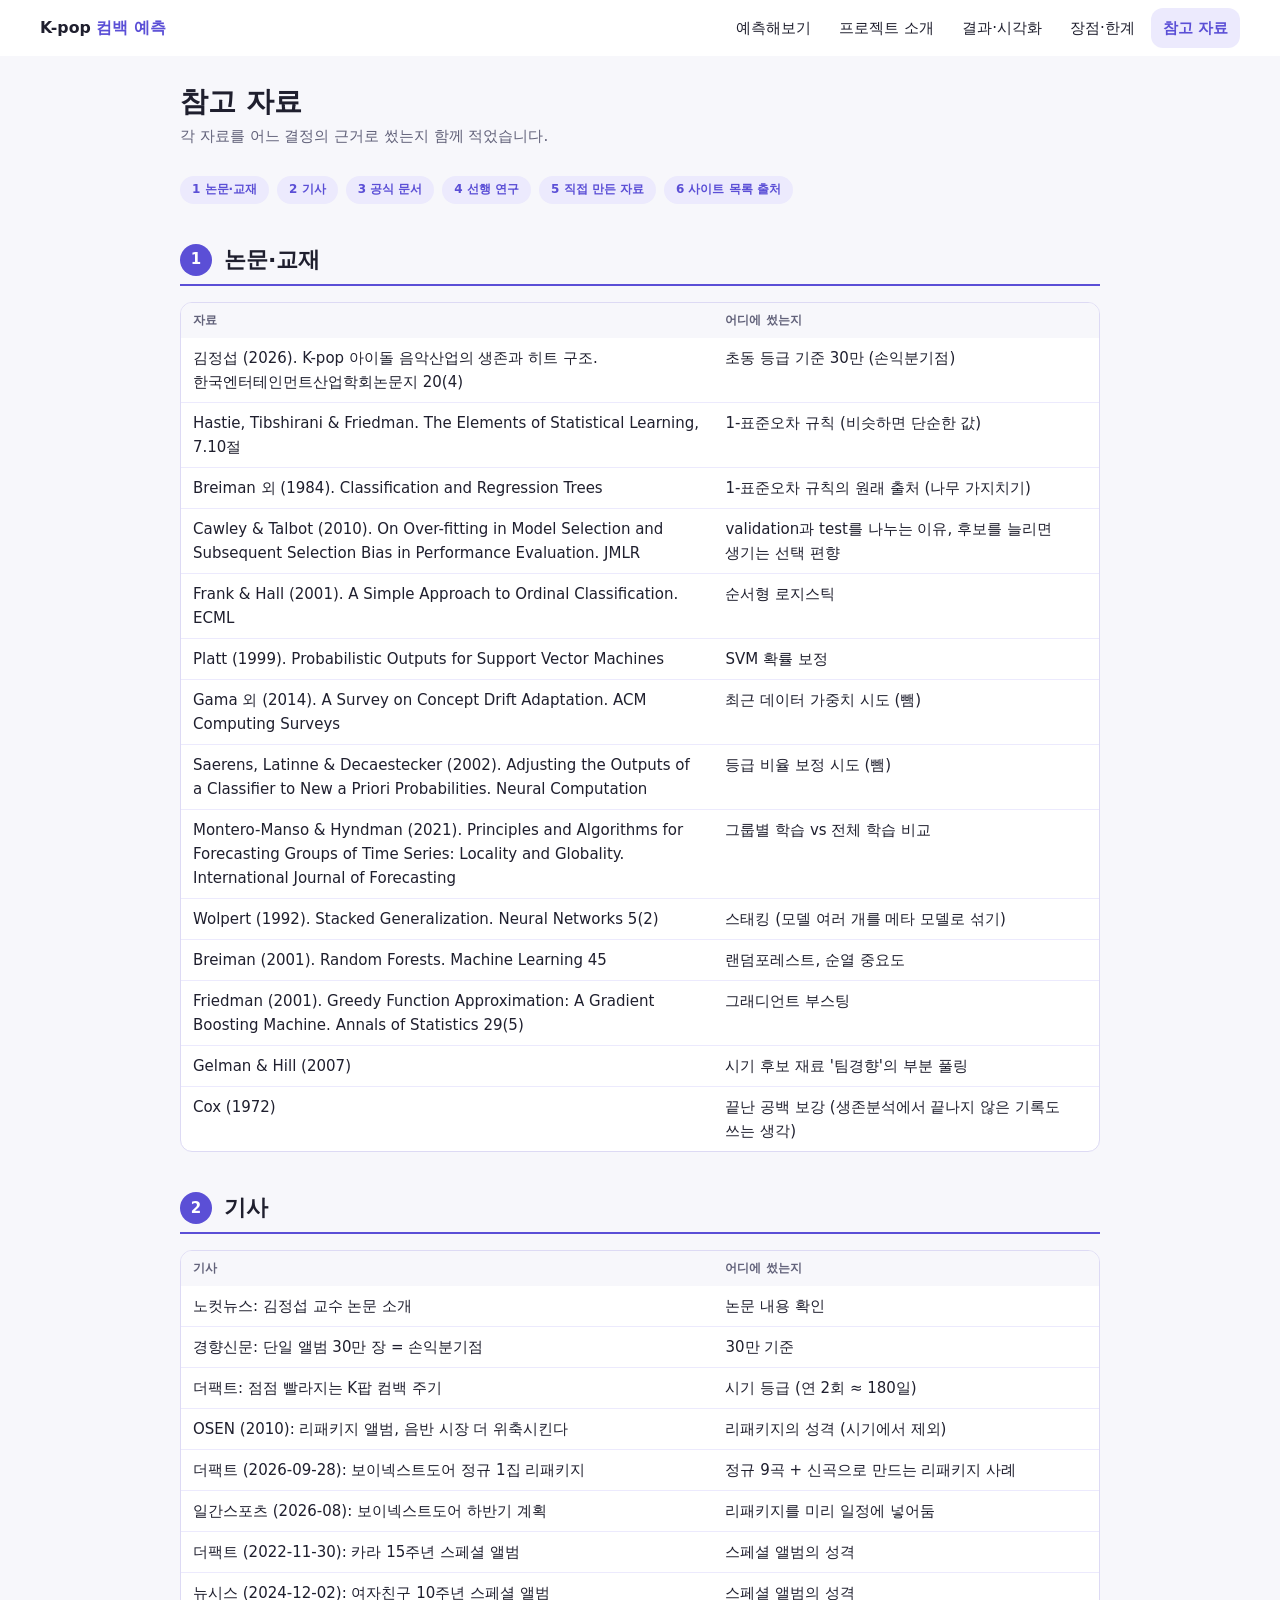
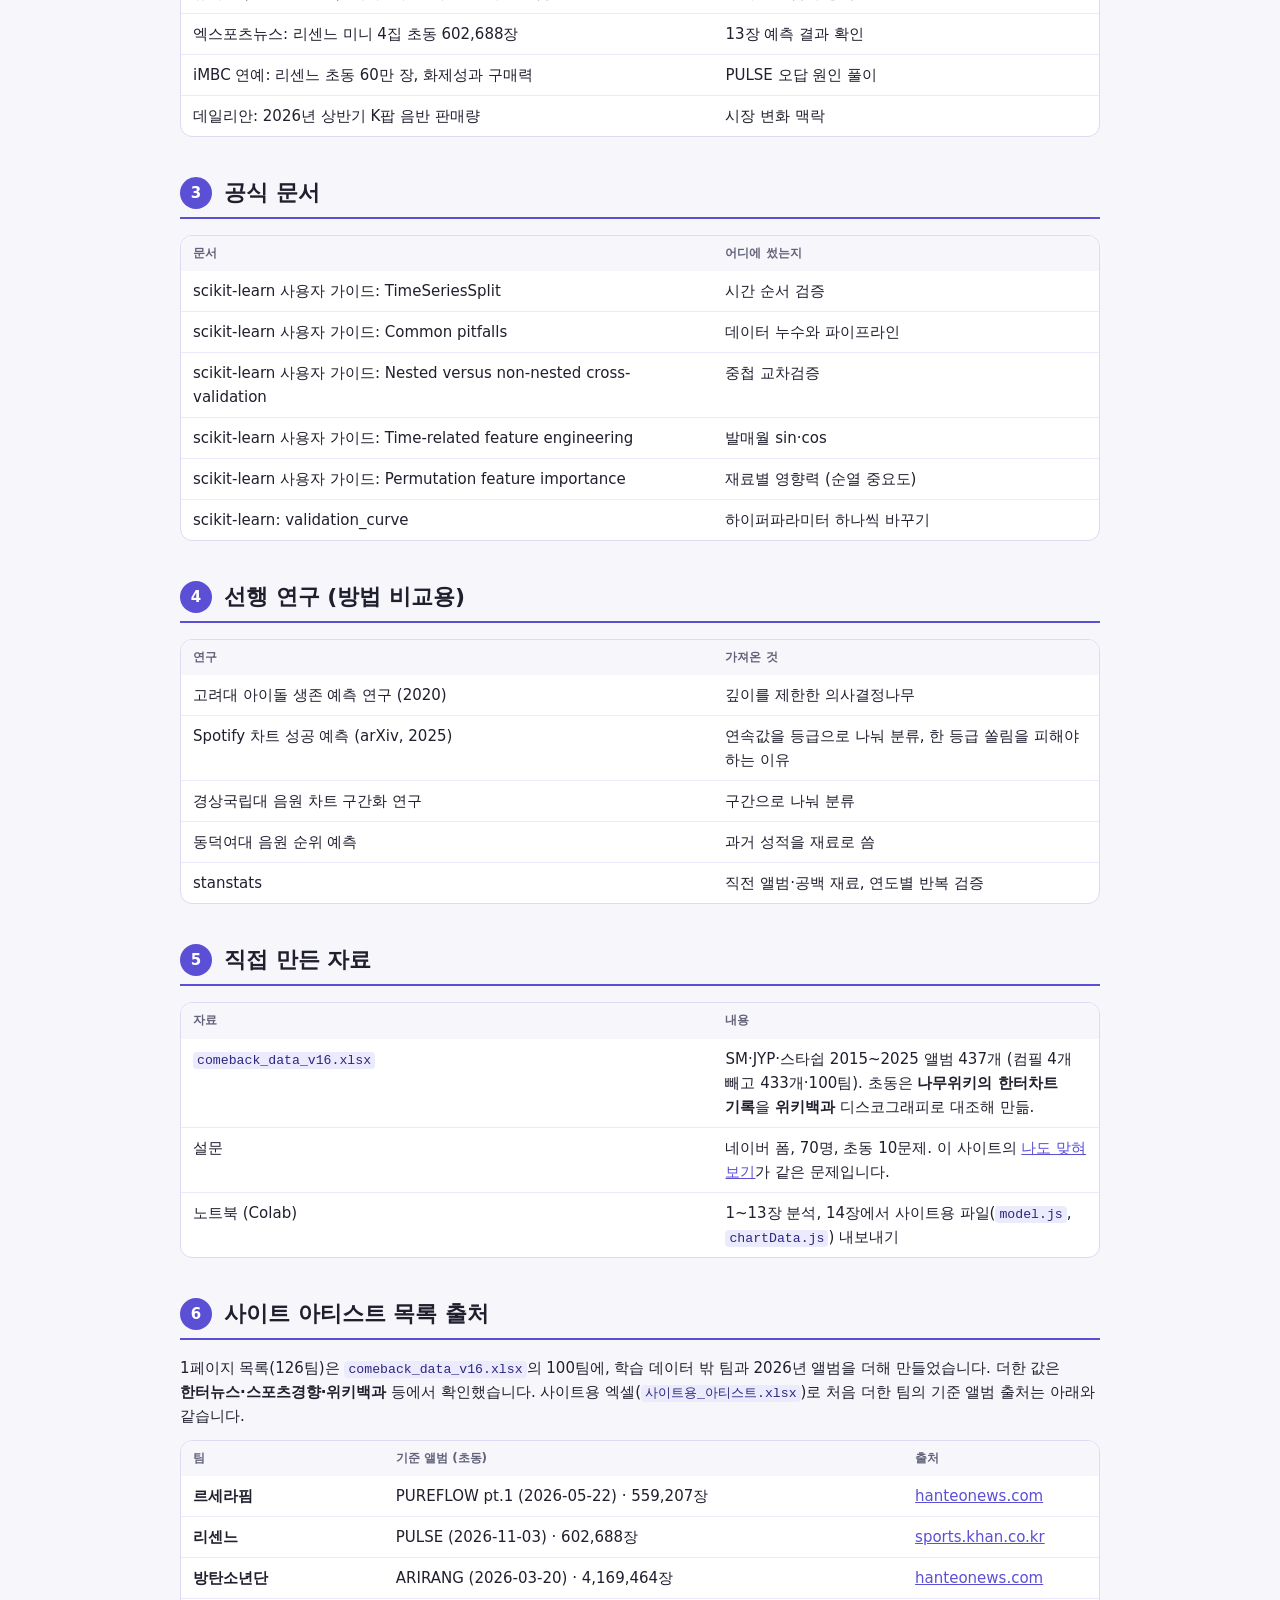
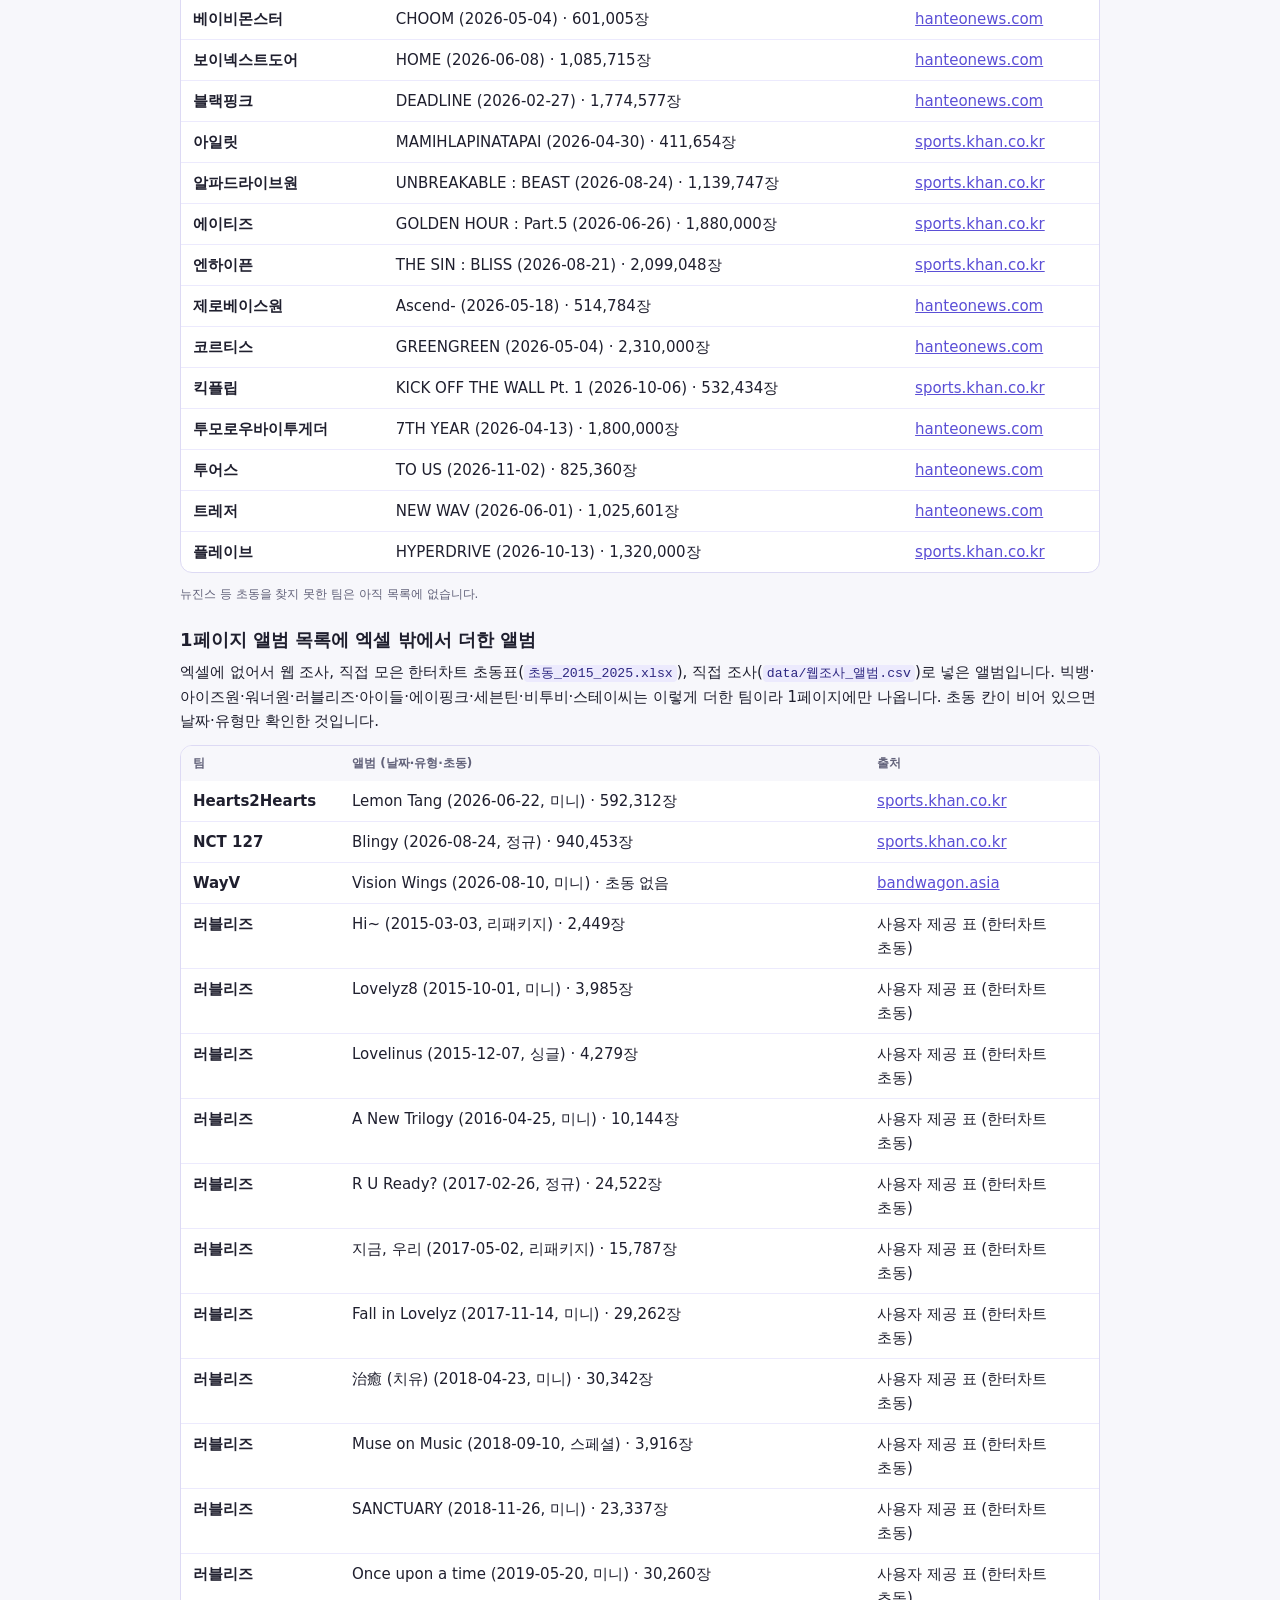
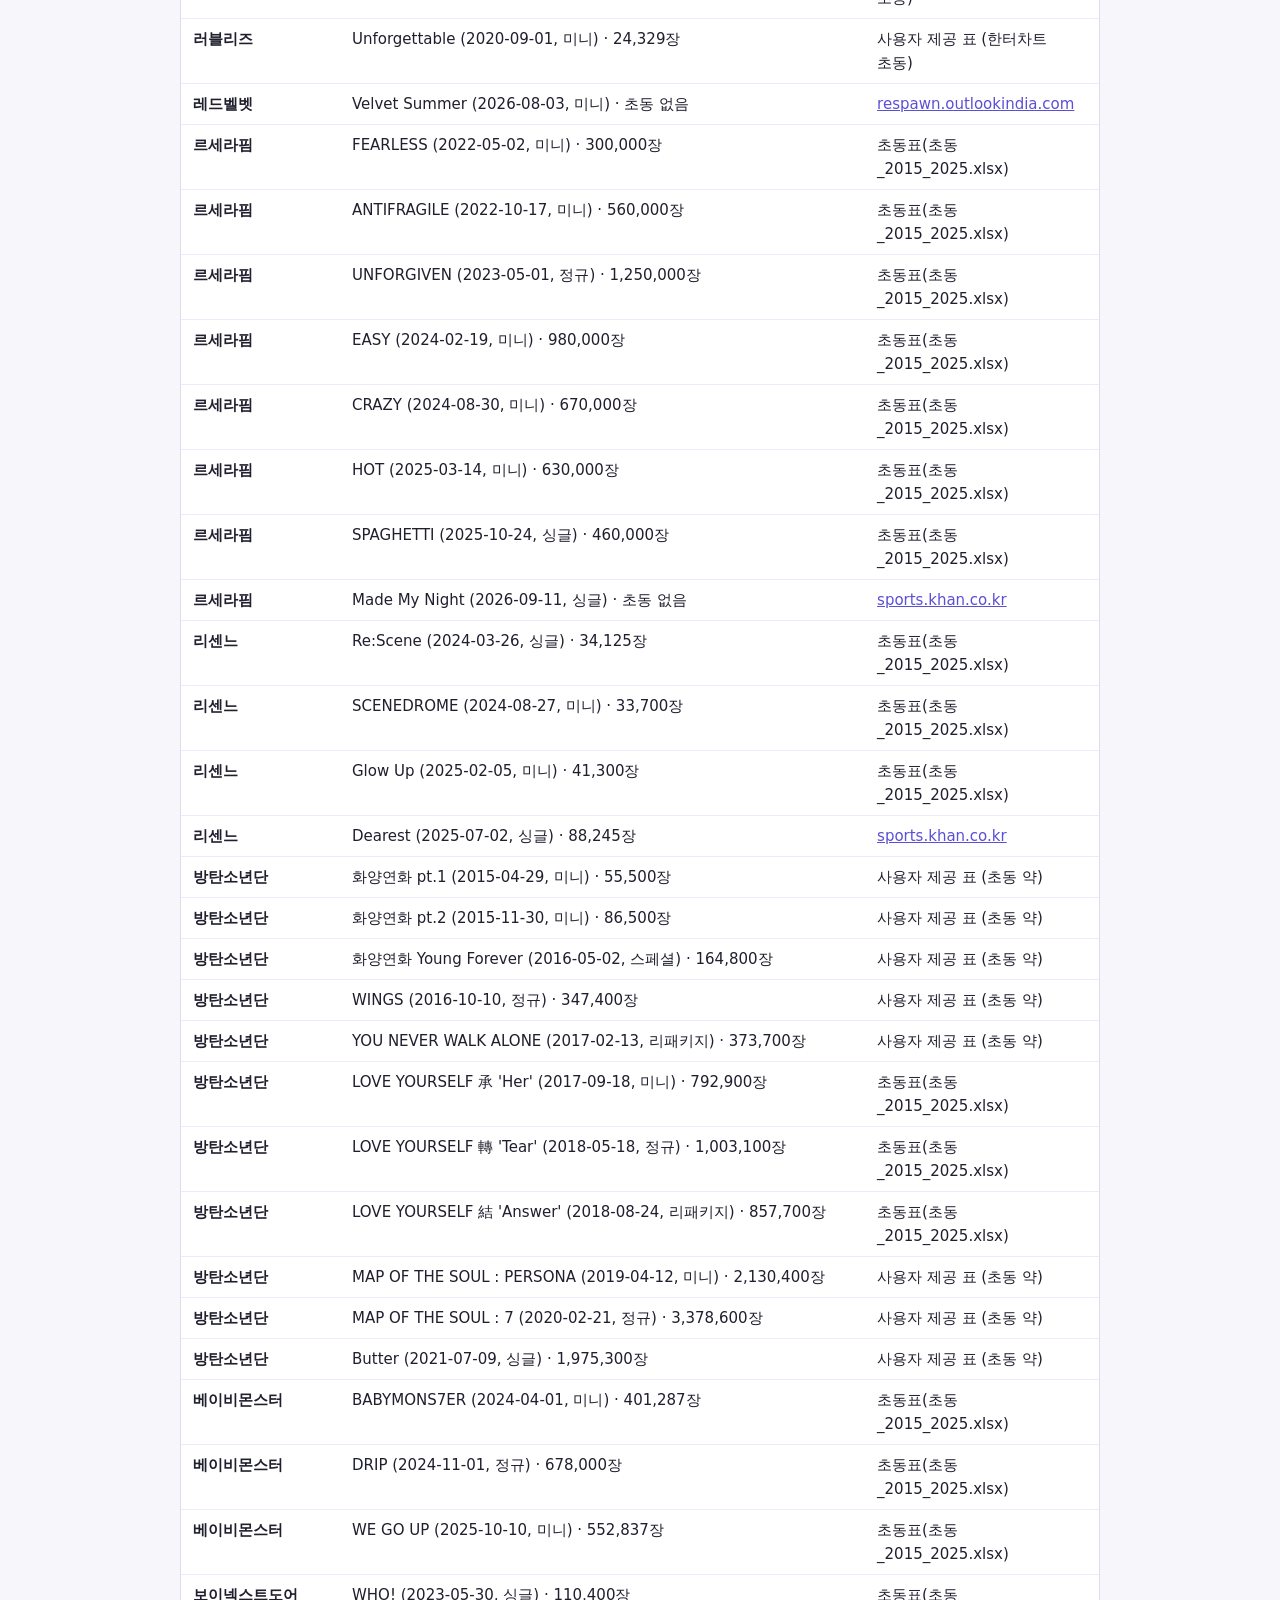
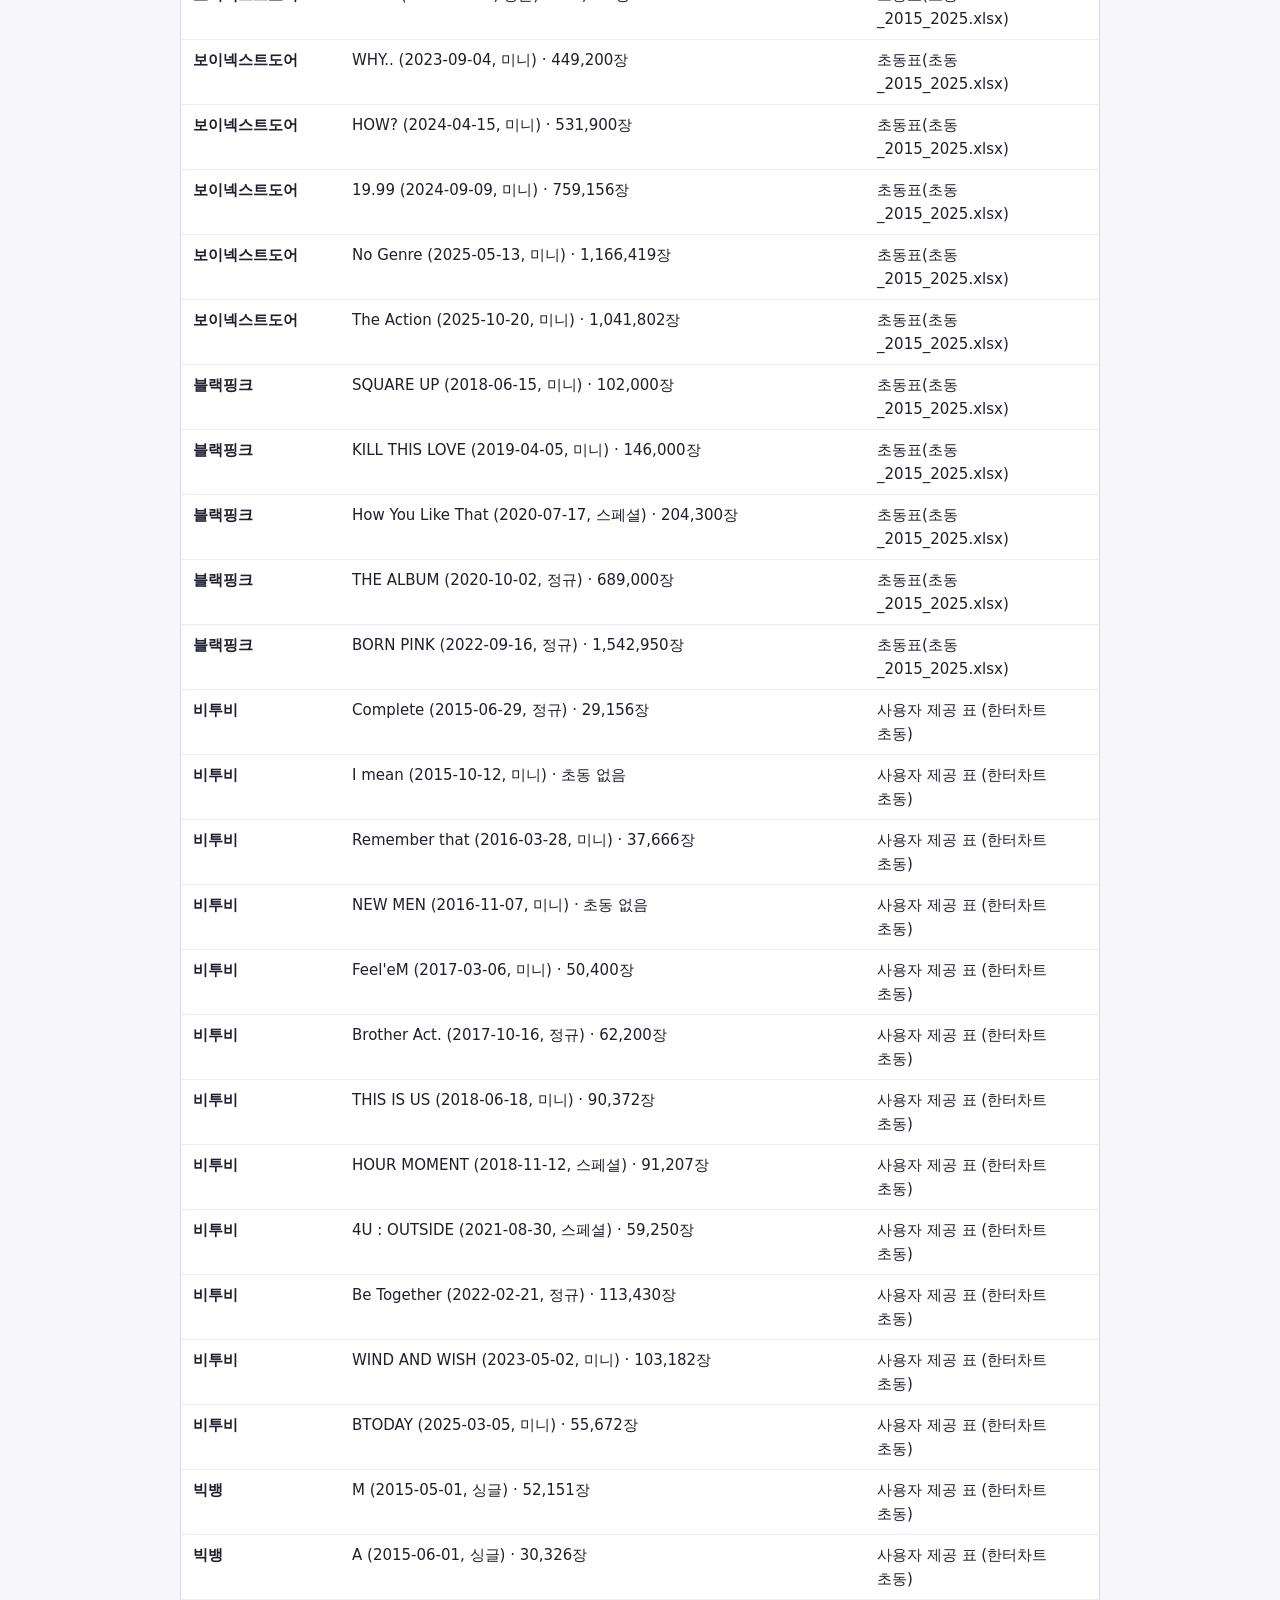
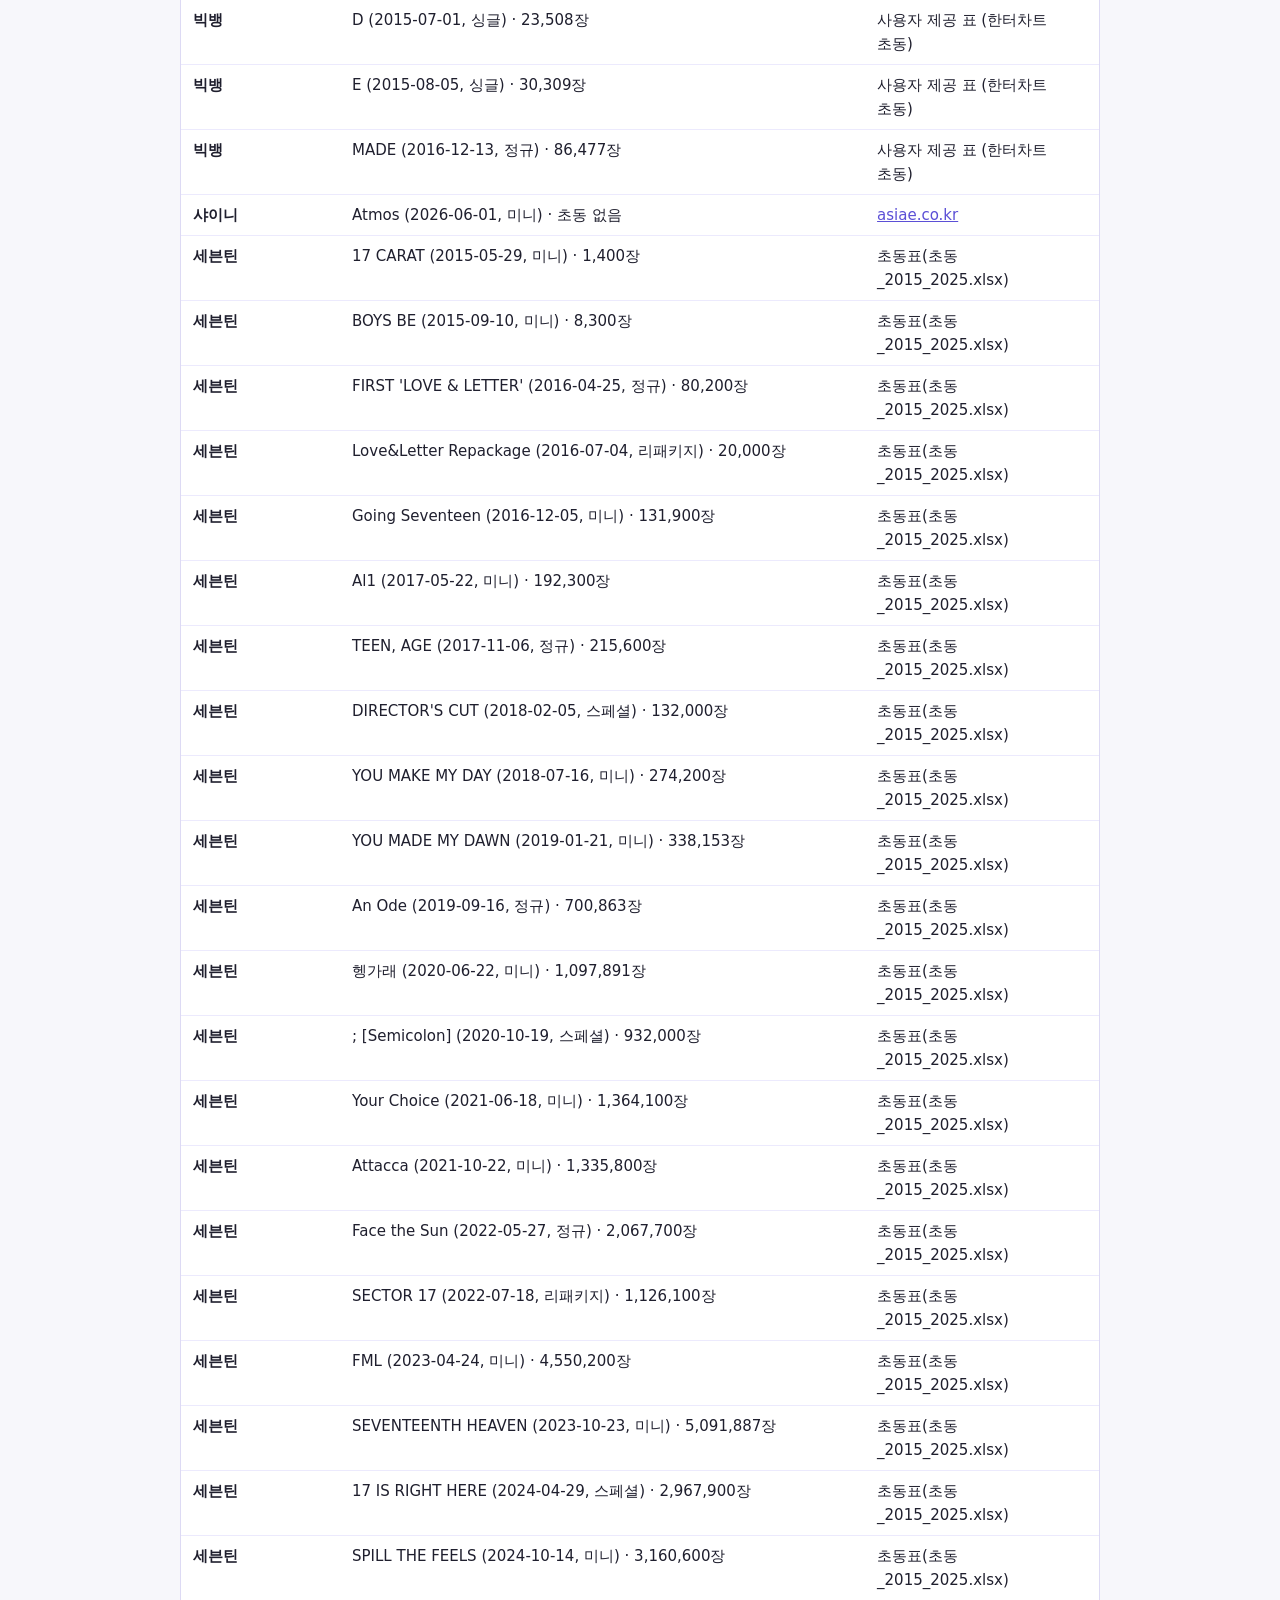
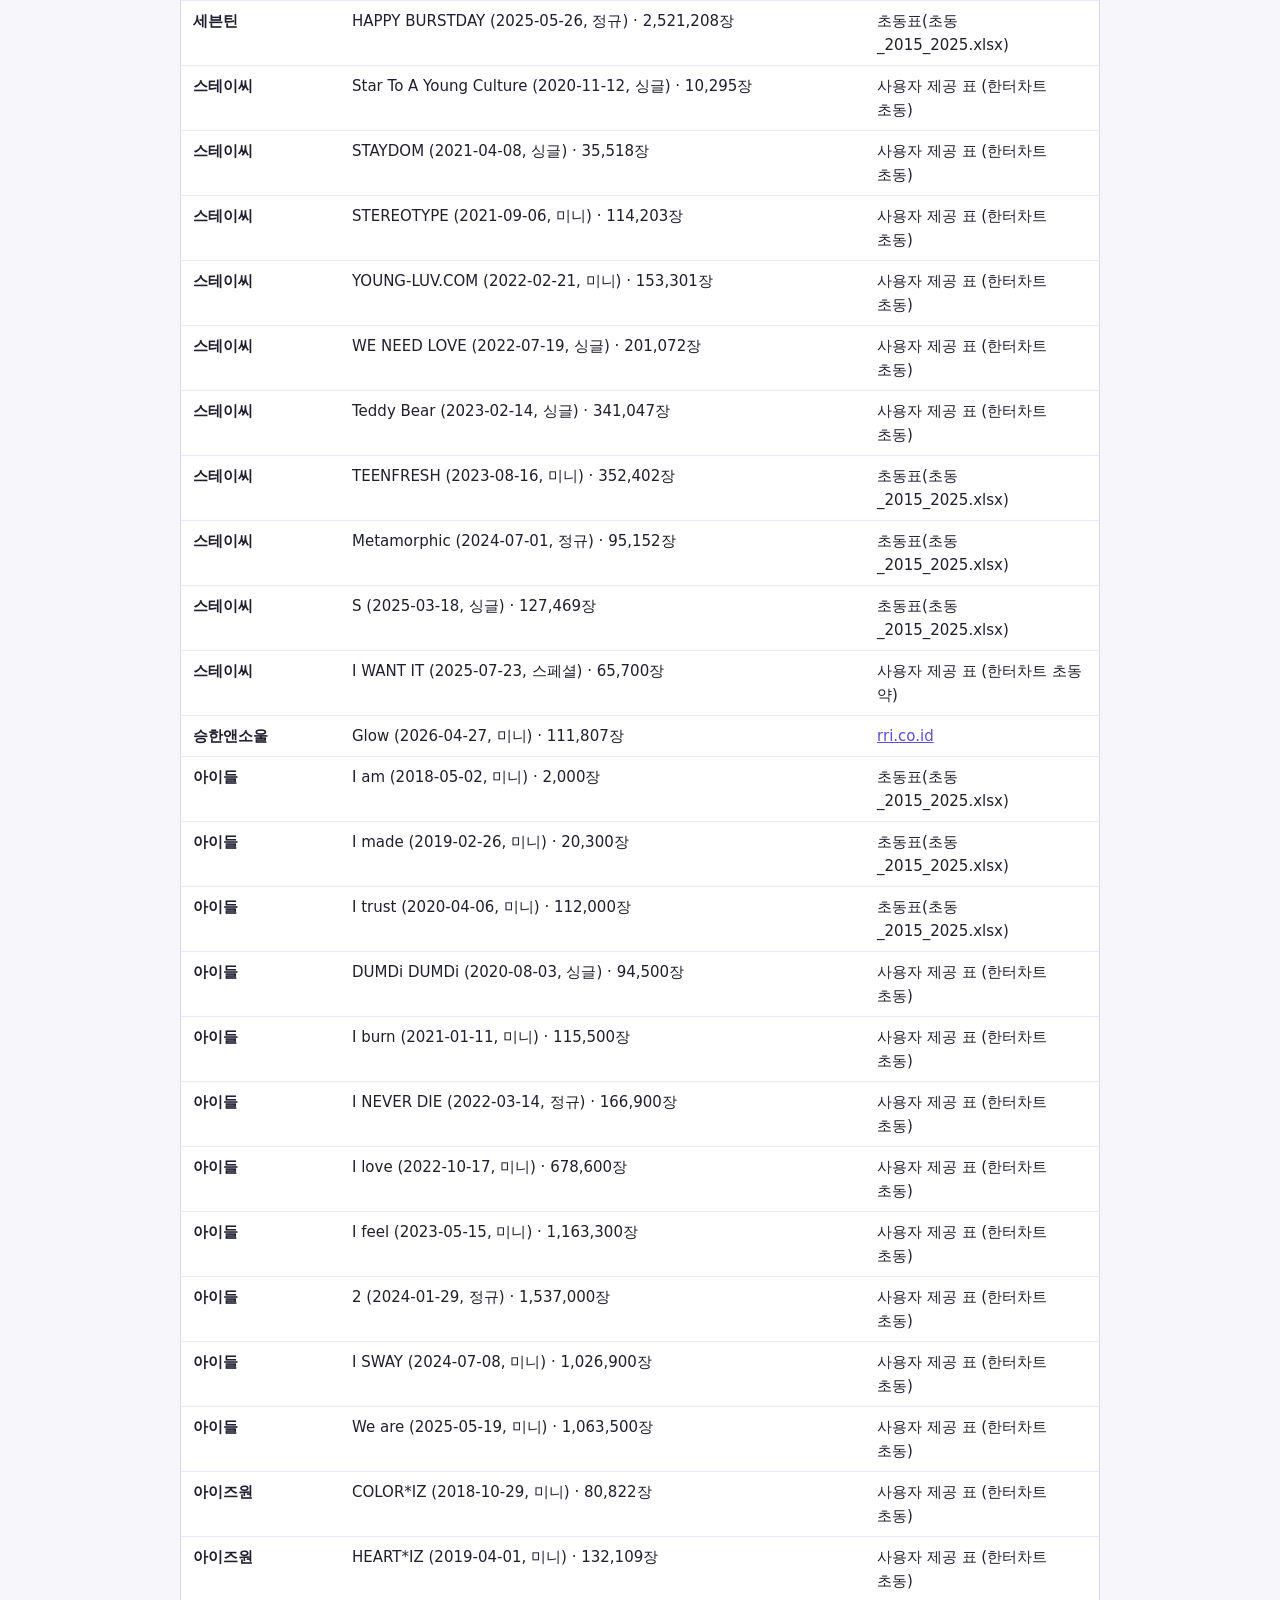
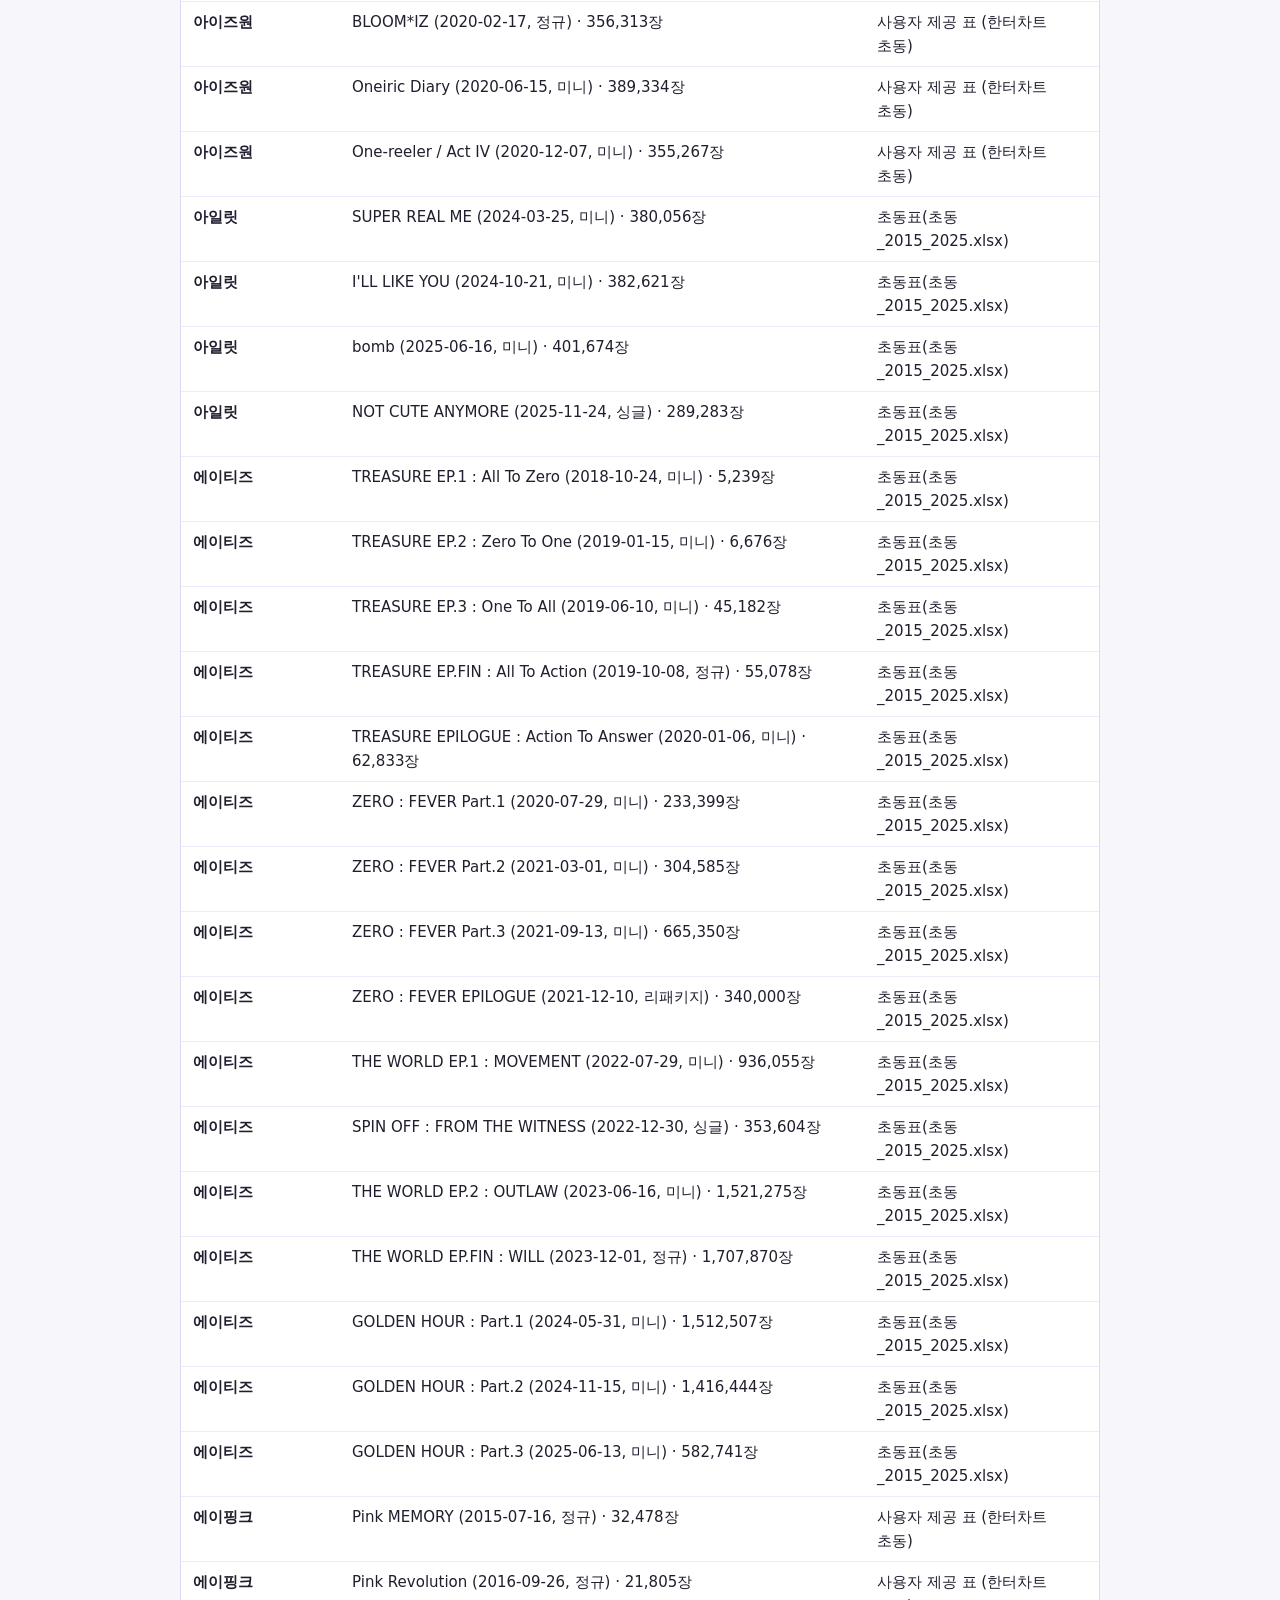
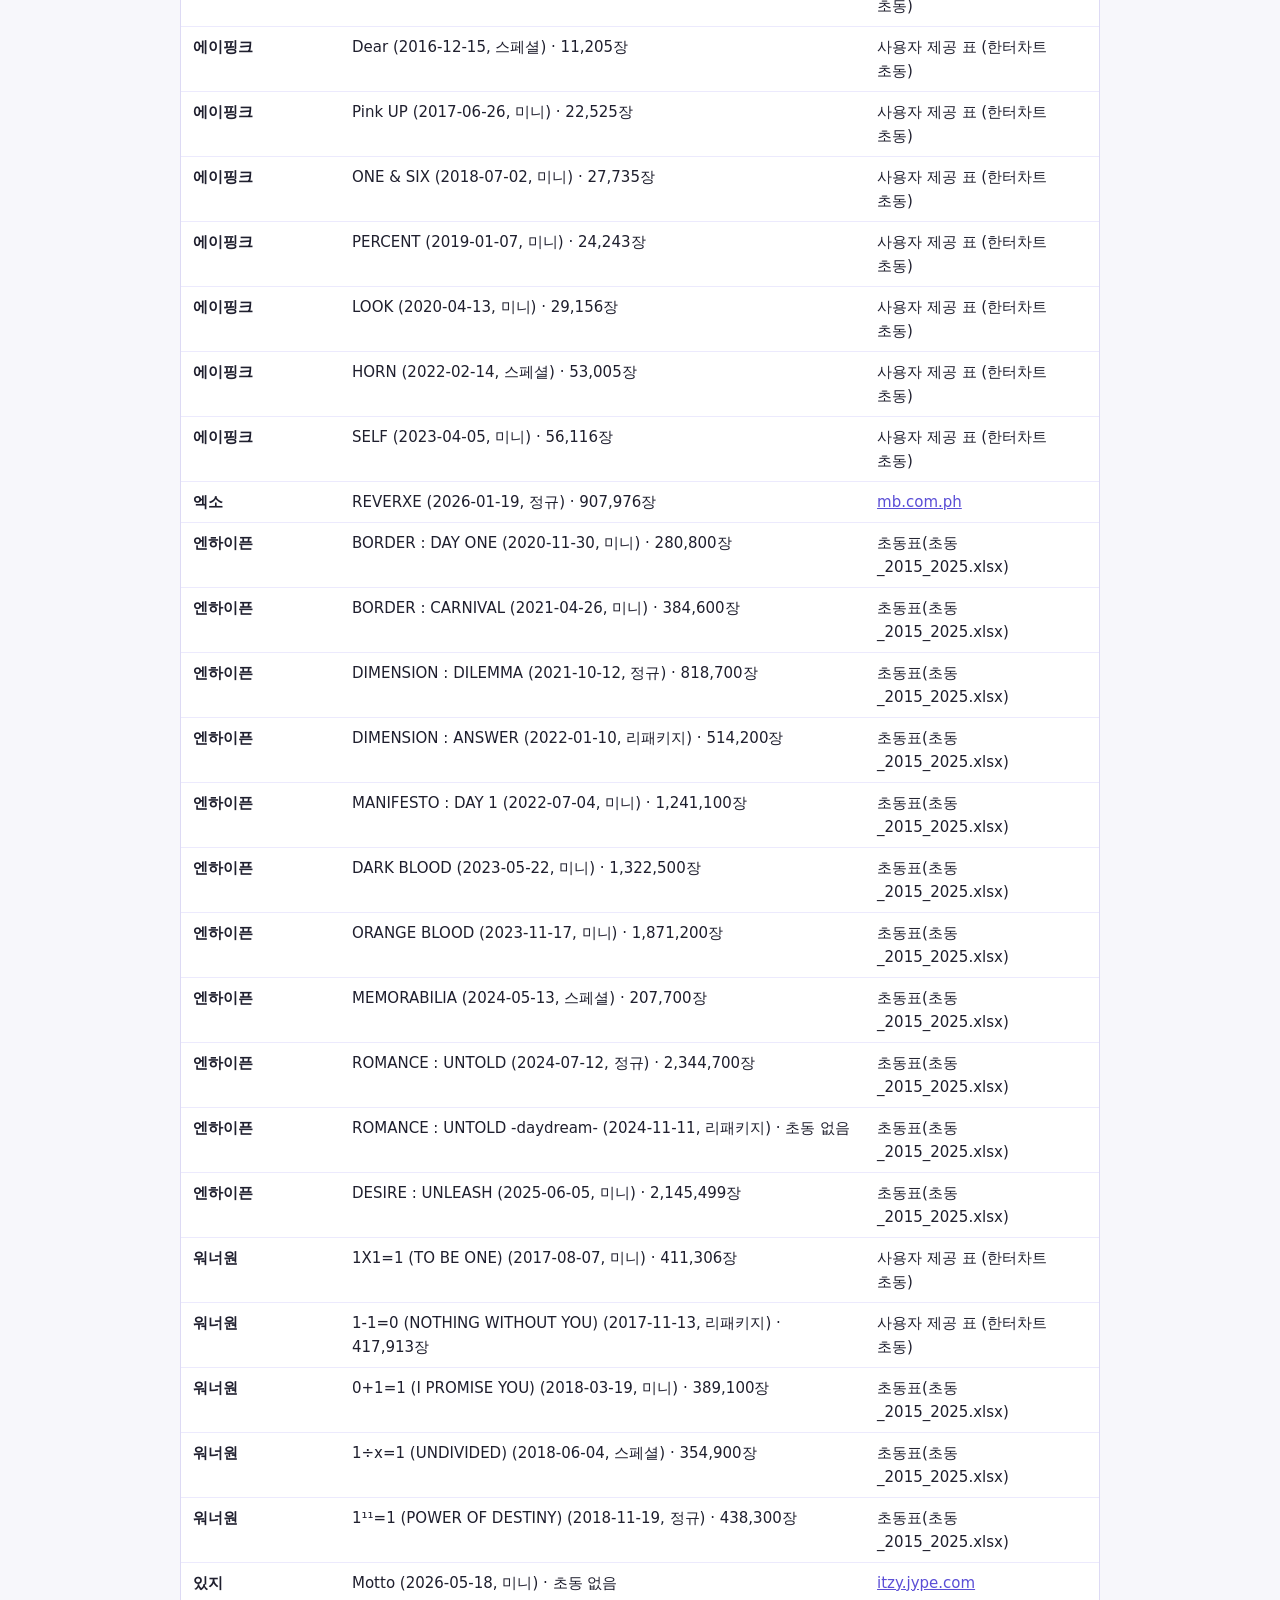
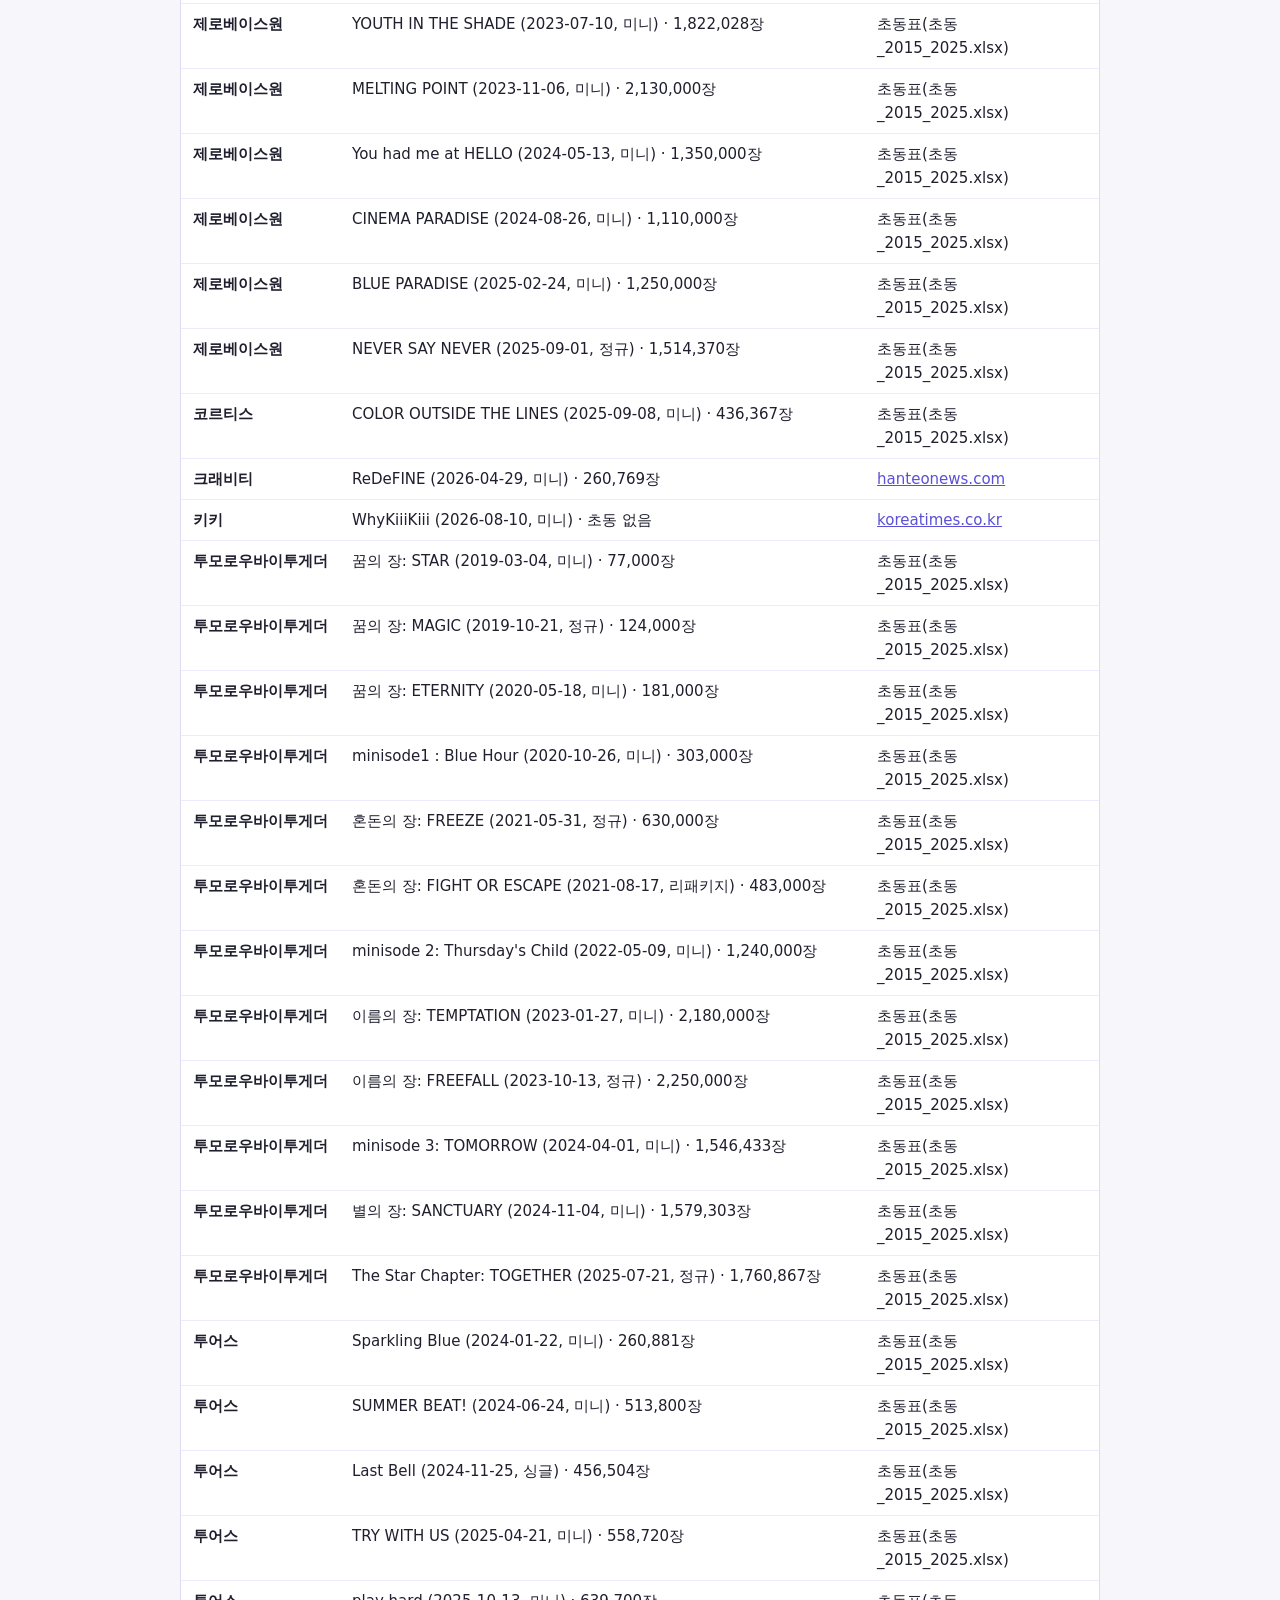
<file: refs.html>
<!doctype html>
<html lang="ko">
<head>
<meta charset="utf-8">
<meta name="viewport" content="width=device-width, initial-scale=1">
<title>참고 자료 · K-pop 컴백 예측</title>
<link rel="stylesheet" href="css/style.css">
</head>
<body>
<header class="머리">
  <div class="감싸기">
    <a class="로고" href="index.html">K-pop <span>컴백 예측</span></a>
    <button class="메뉴버튼" type="button" aria-expanded="false" aria-label="메뉴 열기">☰</button>
    <ul class="메뉴">
      <li><a href="index.html">예측해보기</a></li>
      <li><a href="about.html">프로젝트 소개</a></li>
      <li><a href="results.html">결과·시각화</a></li>
      <li><a href="limits.html">장점·한계</a></li>
      <li><a href="refs.html" aria-current="page">참고 자료</a></li>
    </ul>
  </div>
</header>

<main class="감싸기 글페이지">
  <h1 class="페이지제목">참고 자료</h1>
  <p class="페이지설명">각 자료를 어느 결정의 근거로 썼는지 함께 적었습니다.</p>

  <nav class="차례" aria-label="이 페이지 차례">
    <a href="#논문">1 논문·교재</a>
    <a href="#기사">2 기사</a>
    <a href="#공식">3 공식 문서</a>
    <a href="#선행">4 선행 연구</a>
    <a href="#직접">5 직접 만든 자료</a>
    <a href="#목록출처">6 사이트 목록 출처</a>
  </nav>

  <section id="논문" class="장">
    <h2><span class="장번호">1</span>논문·교재</h2>
    <div class="표감싸기">
      <table class="표 자료표">
        <thead><tr><th>자료</th><th>어디에 썼는지</th></tr></thead>
        <tbody>
          <tr><td>김정섭 (2026). K-pop 아이돌 음악산업의 생존과 히트 구조. 한국엔터테인먼트산업학회논문지 20(4)</td><td>초동 등급 기준 30만 (손익분기점)</td></tr>
          <tr><td>Hastie, Tibshirani &amp; Friedman. The Elements of Statistical Learning, 7.10절</td><td>1-표준오차 규칙 (비슷하면 단순한 값)</td></tr>
          <tr><td>Breiman 외 (1984). Classification and Regression Trees</td><td>1-표준오차 규칙의 원래 출처 (나무 가지치기)</td></tr>
          <tr><td>Cawley &amp; Talbot (2010). On Over-fitting in Model Selection and Subsequent Selection Bias in Performance Evaluation. JMLR</td><td>validation과 test를 나누는 이유, 후보를 늘리면 생기는 선택 편향</td></tr>
          <tr><td>Frank &amp; Hall (2001). A Simple Approach to Ordinal Classification. ECML</td><td>순서형 로지스틱</td></tr>
          <tr><td>Platt (1999). Probabilistic Outputs for Support Vector Machines</td><td>SVM 확률 보정</td></tr>
          <tr><td>Gama 외 (2014). A Survey on Concept Drift Adaptation. ACM Computing Surveys</td><td>최근 데이터 가중치 시도 (뺌)</td></tr>
          <tr><td>Saerens, Latinne &amp; Decaestecker (2002). Adjusting the Outputs of a Classifier to New a Priori Probabilities. Neural Computation</td><td>등급 비율 보정 시도 (뺌)</td></tr>
          <tr><td>Montero-Manso &amp; Hyndman (2021). Principles and Algorithms for Forecasting Groups of Time Series: Locality and Globality. International Journal of Forecasting</td><td>그룹별 학습 vs 전체 학습 비교</td></tr>
          <tr><td>Wolpert (1992). Stacked Generalization. Neural Networks 5(2)</td><td>스태킹 (모델 여러 개를 메타 모델로 섞기)</td></tr>
          <tr><td>Breiman (2001). Random Forests. Machine Learning 45</td><td>랜덤포레스트, 순열 중요도</td></tr>
          <tr><td>Friedman (2001). Greedy Function Approximation: A Gradient Boosting Machine. Annals of Statistics 29(5)</td><td>그래디언트 부스팅</td></tr>
          <tr><td>Gelman &amp; Hill (2007)</td><td>시기 후보 재료 '팀경향'의 부분 풀링</td></tr>
          <tr><td>Cox (1972)</td><td>끝난 공백 보강 (생존분석에서 끝나지 않은 기록도 쓰는 생각)</td></tr>
        </tbody>
      </table>
    </div>
  </section>

  <section id="기사" class="장">
    <h2><span class="장번호">2</span>기사</h2>
    <div class="표감싸기">
      <table class="표 자료표">
        <thead><tr><th>기사</th><th>어디에 썼는지</th></tr></thead>
        <tbody>
          <tr><td>노컷뉴스: 김정섭 교수 논문 소개</td><td>논문 내용 확인</td></tr>
          <tr><td>경향신문: 단일 앨범 30만 장 = 손익분기점</td><td>30만 기준</td></tr>
          <tr><td>더팩트: 점점 빨라지는 K팝 컴백 주기</td><td>시기 등급 (연 2회 ≈ 180일)</td></tr>
          <tr><td>OSEN (2010): 리패키지 앨범, 음반 시장 더 위축시킨다</td><td>리패키지의 성격 (시기에서 제외)</td></tr>
          <tr><td>더팩트 (2026-09-28): 보이넥스트도어 정규 1집 리패키지</td><td>정규 9곡 + 신곡으로 만드는 리패키지 사례</td></tr>
          <tr><td>일간스포츠 (2026-08): 보이넥스트도어 하반기 계획</td><td>리패키지를 미리 일정에 넣어둠</td></tr>
          <tr><td>더팩트 (2022-11-30): 카라 15주년 스페셜 앨범</td><td>스페셜 앨범의 성격</td></tr>
          <tr><td>뉴시스 (2024-12-02): 여자친구 10주년 스페셜 앨범</td><td>스페셜 앨범의 성격</td></tr>
          <tr><td>엑스포츠뉴스: 리센느 미니 4집 초동 602,688장</td><td>13장 예측 결과 확인</td></tr>
          <tr><td>iMBC 연예: 리센느 초동 60만 장, 화제성과 구매력</td><td>PULSE 오답 원인 풀이</td></tr>
          <tr><td>데일리안: 2026년 상반기 K팝 음반 판매량</td><td>시장 변화 맥락</td></tr>
        </tbody>
      </table>
    </div>
  </section>

  <section id="공식" class="장">
    <h2><span class="장번호">3</span>공식 문서</h2>
    <div class="표감싸기">
      <table class="표 자료표">
        <thead><tr><th>문서</th><th>어디에 썼는지</th></tr></thead>
        <tbody>
          <tr><td>scikit-learn 사용자 가이드: TimeSeriesSplit</td><td>시간 순서 검증</td></tr>
          <tr><td>scikit-learn 사용자 가이드: Common pitfalls</td><td>데이터 누수와 파이프라인</td></tr>
          <tr><td>scikit-learn 사용자 가이드: Nested versus non-nested cross-validation</td><td>중첩 교차검증</td></tr>
          <tr><td>scikit-learn 사용자 가이드: Time-related feature engineering</td><td>발매월 sin·cos</td></tr>
          <tr><td>scikit-learn 사용자 가이드: Permutation feature importance</td><td>재료별 영향력 (순열 중요도)</td></tr>
          <tr><td>scikit-learn: validation_curve</td><td>하이퍼파라미터 하나씩 바꾸기</td></tr>
        </tbody>
      </table>
    </div>
  </section>

  <section id="선행" class="장">
    <h2><span class="장번호">4</span>선행 연구 (방법 비교용)</h2>
    <div class="표감싸기">
      <table class="표 자료표">
        <thead><tr><th>연구</th><th>가져온 것</th></tr></thead>
        <tbody>
          <tr><td>고려대 아이돌 생존 예측 연구 (2020)</td><td>깊이를 제한한 의사결정나무</td></tr>
          <tr><td>Spotify 차트 성공 예측 (arXiv, 2025)</td><td>연속값을 등급으로 나눠 분류, 한 등급 쏠림을 피해야 하는 이유</td></tr>
          <tr><td>경상국립대 음원 차트 구간화 연구</td><td>구간으로 나눠 분류</td></tr>
          <tr><td>동덕여대 음원 순위 예측</td><td>과거 성적을 재료로 씀</td></tr>
          <tr><td>stanstats</td><td>직전 앨범·공백 재료, 연도별 반복 검증</td></tr>
        </tbody>
      </table>
    </div>
  </section>

  <section id="직접" class="장">
    <h2><span class="장번호">5</span>직접 만든 자료</h2>
    <div class="표감싸기">
      <table class="표 자료표">
        <thead><tr><th>자료</th><th>내용</th></tr></thead>
        <tbody>
          <tr><td><code>comeback_data_v16.xlsx</code></td><td>SM·JYP·스타쉽 2015~2025 앨범 437개 (컴필 4개 빼고 433개·100팀). 초동은 <b>나무위키의 한터차트 기록</b>을 <b>위키백과</b> 디스코그래피로 대조해 만듦.</td></tr>
          <tr><td>설문</td><td>네이버 폼, 70명, 초동 10문제. 이 사이트의 <a href="quiz.html">나도 맞혀보기</a>가 같은 문제입니다.</td></tr>
          <tr><td>노트북 (Colab)</td><td>1~13장 분석, 14장에서 사이트용 파일(<code>model.js</code>, <code>chartData.js</code>) 내보내기</td></tr>
        </tbody>
      </table>
    </div>
  </section>

  <section id="목록출처" class="장">
    <h2><span class="장번호">6</span>사이트 아티스트 목록 출처</h2>
    <p>1페이지 목록(<span id="팀수"></span>팀)은 <code>comeback_data_v16.xlsx</code>의 100팀에, 학습 데이터 밖 팀과 2026년 앨범을 더해 만들었습니다.
      더한 값은 <b>한터뉴스·스포츠경향·위키백과</b> 등에서 확인했습니다. 사이트용 엑셀(<code>사이트용_아티스트.xlsx</code>)로 처음 더한 팀의 기준 앨범 출처는 아래와 같습니다.</p>
    <div class="표감싸기">
      <table class="표 자료표">
        <thead><tr><th>팀</th><th>기준 앨범 (초동)</th><th>출처</th></tr></thead>
        <tbody id="출처표"></tbody>
      </table>
    </div>
    <p class="작게">뉴진스 등 초동을 찾지 못한 팀은 아직 목록에 없습니다.</p>

    <h3>1페이지 앨범 목록에 엑셀 밖에서 더한 앨범</h3>
    <p>엑셀에 없어서 웹 조사, 직접 모은 한터차트 초동표(<code>초동_2015_2025.xlsx</code>), 직접 조사(<code>data/웹조사_앨범.csv</code>)로 넣은 앨범입니다.
      빅뱅·아이즈원·워너원·러블리즈·아이들·에이핑크·세븐틴·비투비·스테이씨는 이렇게 더한 팀이라 1페이지에만 나옵니다. 초동 칸이 비어 있으면 날짜·유형만 확인한 것입니다.</p>
    <div class="표감싸기">
      <table class="표 자료표">
        <thead><tr><th>팀</th><th>앨범 (날짜·유형·초동)</th><th>출처</th></tr></thead>
        <tbody id="웹조사표"></tbody>
      </table>
    </div>
  </section>

  <section class="장">
    <h2><span class="장번호">7</span>사이트에 쓴 프로그램</h2>
    <div class="표감싸기">
      <table class="표 자료표">
        <tbody>
          <tr><td>Chart.js v4.4.1 (MIT License)</td><td>3페이지 그래프. 인터넷 없이도 돌아가도록 <code>js/vendor/</code>에 넣었습니다.</td></tr>
        </tbody>
      </table>
    </div>
    <p class="작게">아티스트 사진·앨범 커버·로고는 초상권·저작권 때문에 쓰지 않았습니다.</p>
  </section>
  <nav class="다음이야기" aria-label="다음 페이지"><a class="큰버튼 보조" href="index.html">처음으로: 직접 예측해 보기 →</a></nav>
</main>

<footer class="바닥">
  <div class="감싸기">
    K-pop 컴백 예측 · AI 동아리 개인 프로젝트 · <a href="quiz.html">나도 맞혀보기</a><br>
    데이터 기준: 2015~2025 학습, 사이트 목록은 2026-11-18까지 반영
  </div>
</footer>

<script src="js/artists.js"></script>
<script src="js/albums.js"></script>
<script src="js/app.js"></script>
<script>
(function () {
  "use strict";
  var A = window.ARTISTS || [];
  function 글(s) { return String(s).replace(/[&<>"']/g, function (c) { return { "&": "&amp;", "<": "&lt;", ">": "&gt;", '"': "&quot;", "'": "&#39;" }[c]; }); }
  // 출처 칸: "URL" 이거나 "설명 / 설명: URL" 형태 → URL만 링크로
  function 출처칸(s) {
    return 글(s).replace(/https?:\/\/[^\s<]+/g, function (u) {
      var 짧게 = u.replace(/^https?:\/\/(www\.)?/, "").split("/")[0];
      return "<a href='" + u + "' target='_blank' rel='noopener noreferrer'>" + 짧게 + "</a>";
    });
  }
  document.getElementById("팀수").textContent = (window.TEAMS || A).length;   // 1페이지 목록(albums.js) 기준
  document.getElementById("출처표").innerHTML = A.filter(function (a) { return !a.데이터; }).map(function (a) {
    var c = a.초동기준;
    return "<tr><th>" + 글(a.이름) + "</th><td>" + 글(c.앨범) + " (" + c.날짜 + ") · " + c.초동.toLocaleString("ko-KR") + "장</td><td>" + 출처칸(c.출처 || "") + "</td></tr>";
  }).join("");

  // 엑셀 밖에서 더한 앨범 (albums.js에서 출처가 '추가 조사:'로 시작하는 것)
  var AL = window.ALBUMS || {}, 줄 = [];
  Object.keys(AL).forEach(function (팀) {
    AL[팀].forEach(function (x) {
      if (!x.출처 || x.출처.indexOf("추가 조사") !== 0) return;
      줄.push("<tr><th>" + 글(팀) + "</th><td>" + 글(x.앨범) + " (" + x.날짜 + ", " + 글(x.유형) + ")" +
        (x.초동 != null ? " · " + x.초동.toLocaleString("ko-KR") + "장" : " · 초동 없음") + "</td><td>" + 출처칸(x.출처.replace(/^추가 조사:\s*/, "")) + "</td></tr>");
    });
  });
  document.getElementById("웹조사표").innerHTML = 줄.join("");
})();
</script>
</body>
</html>
</file>
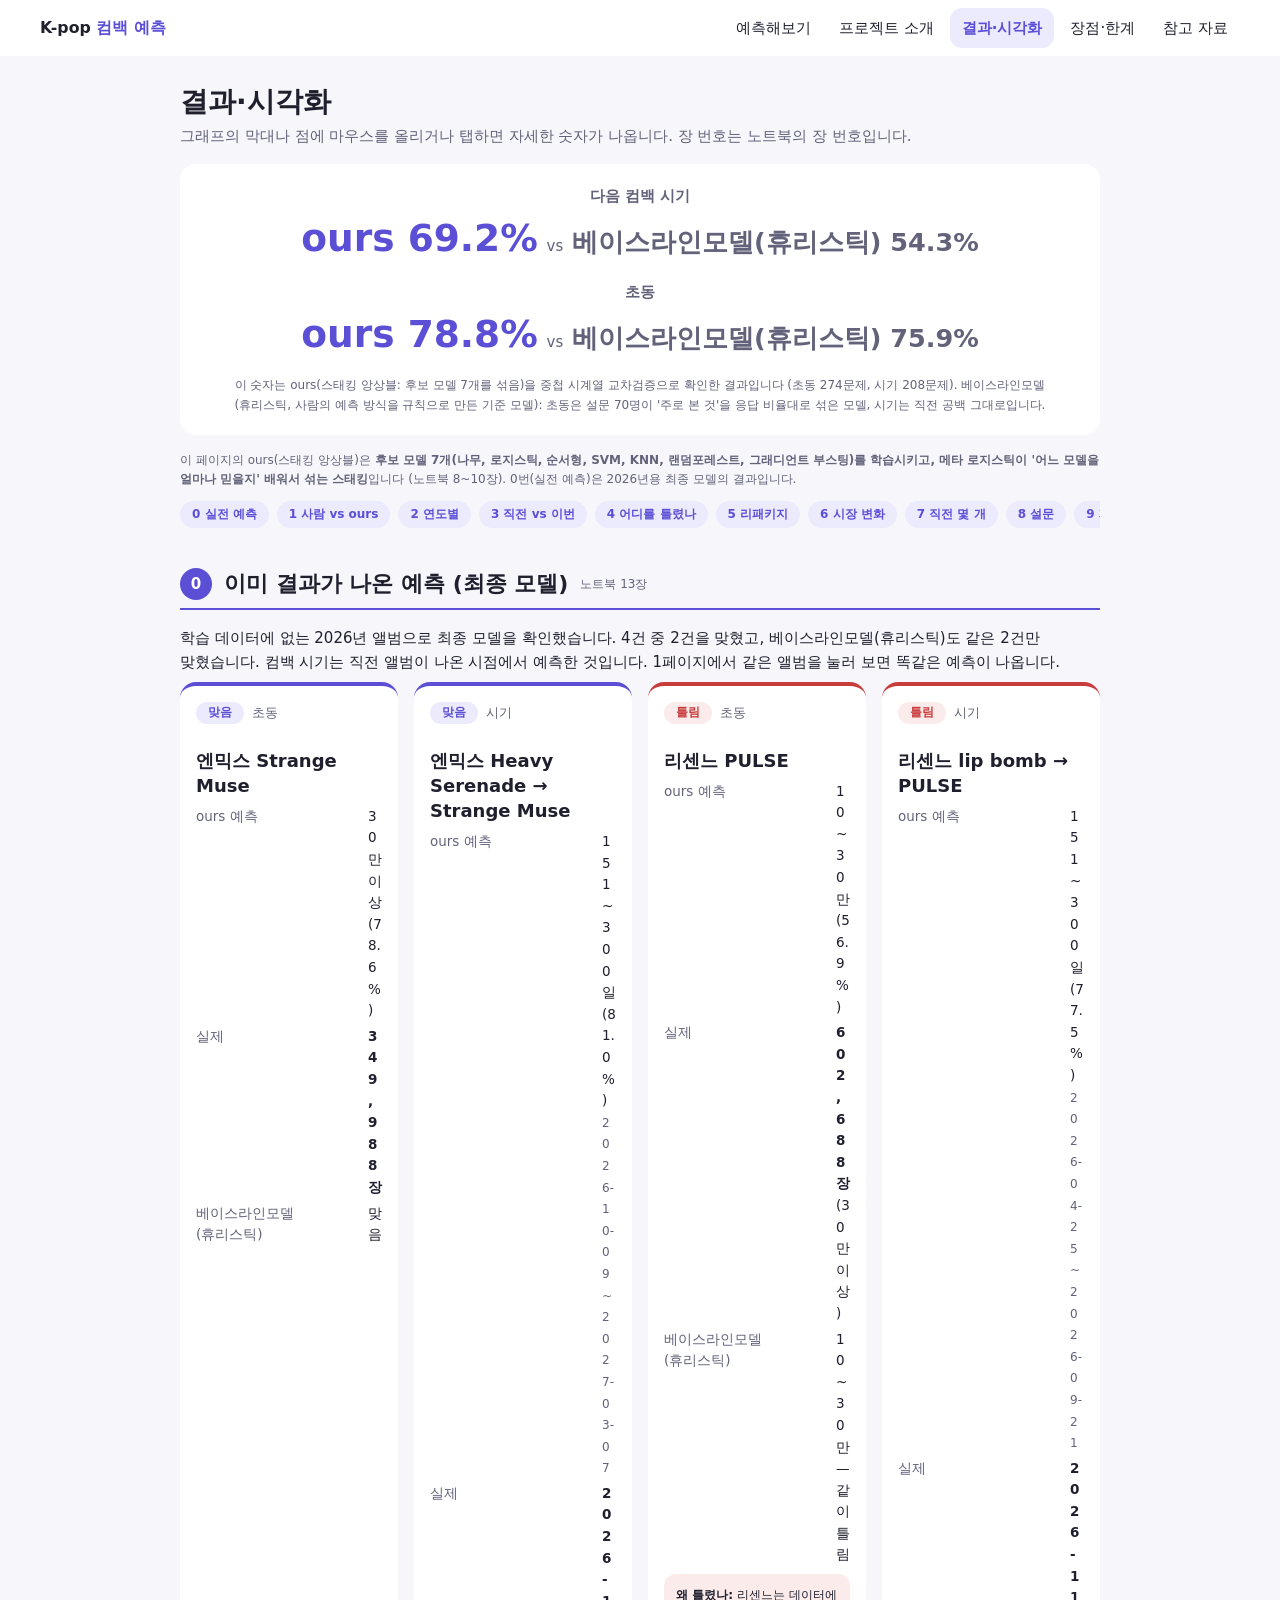
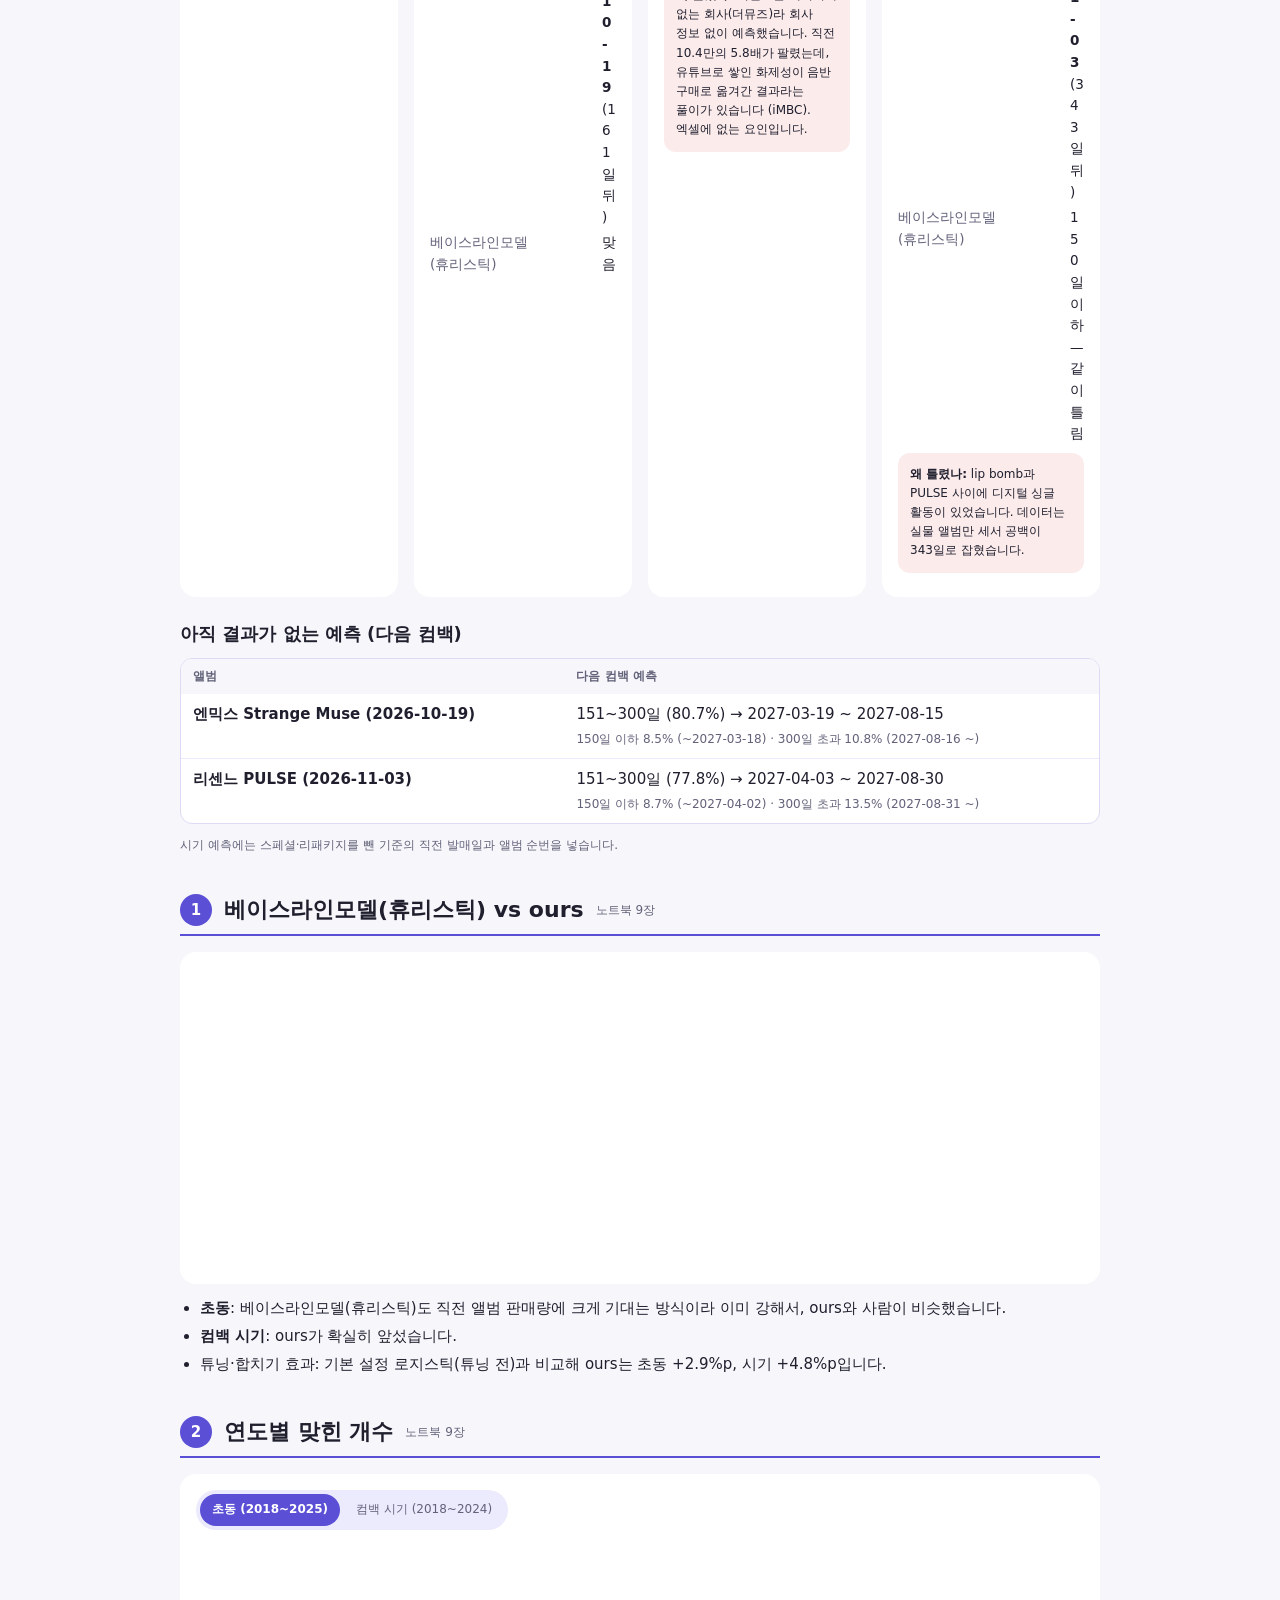
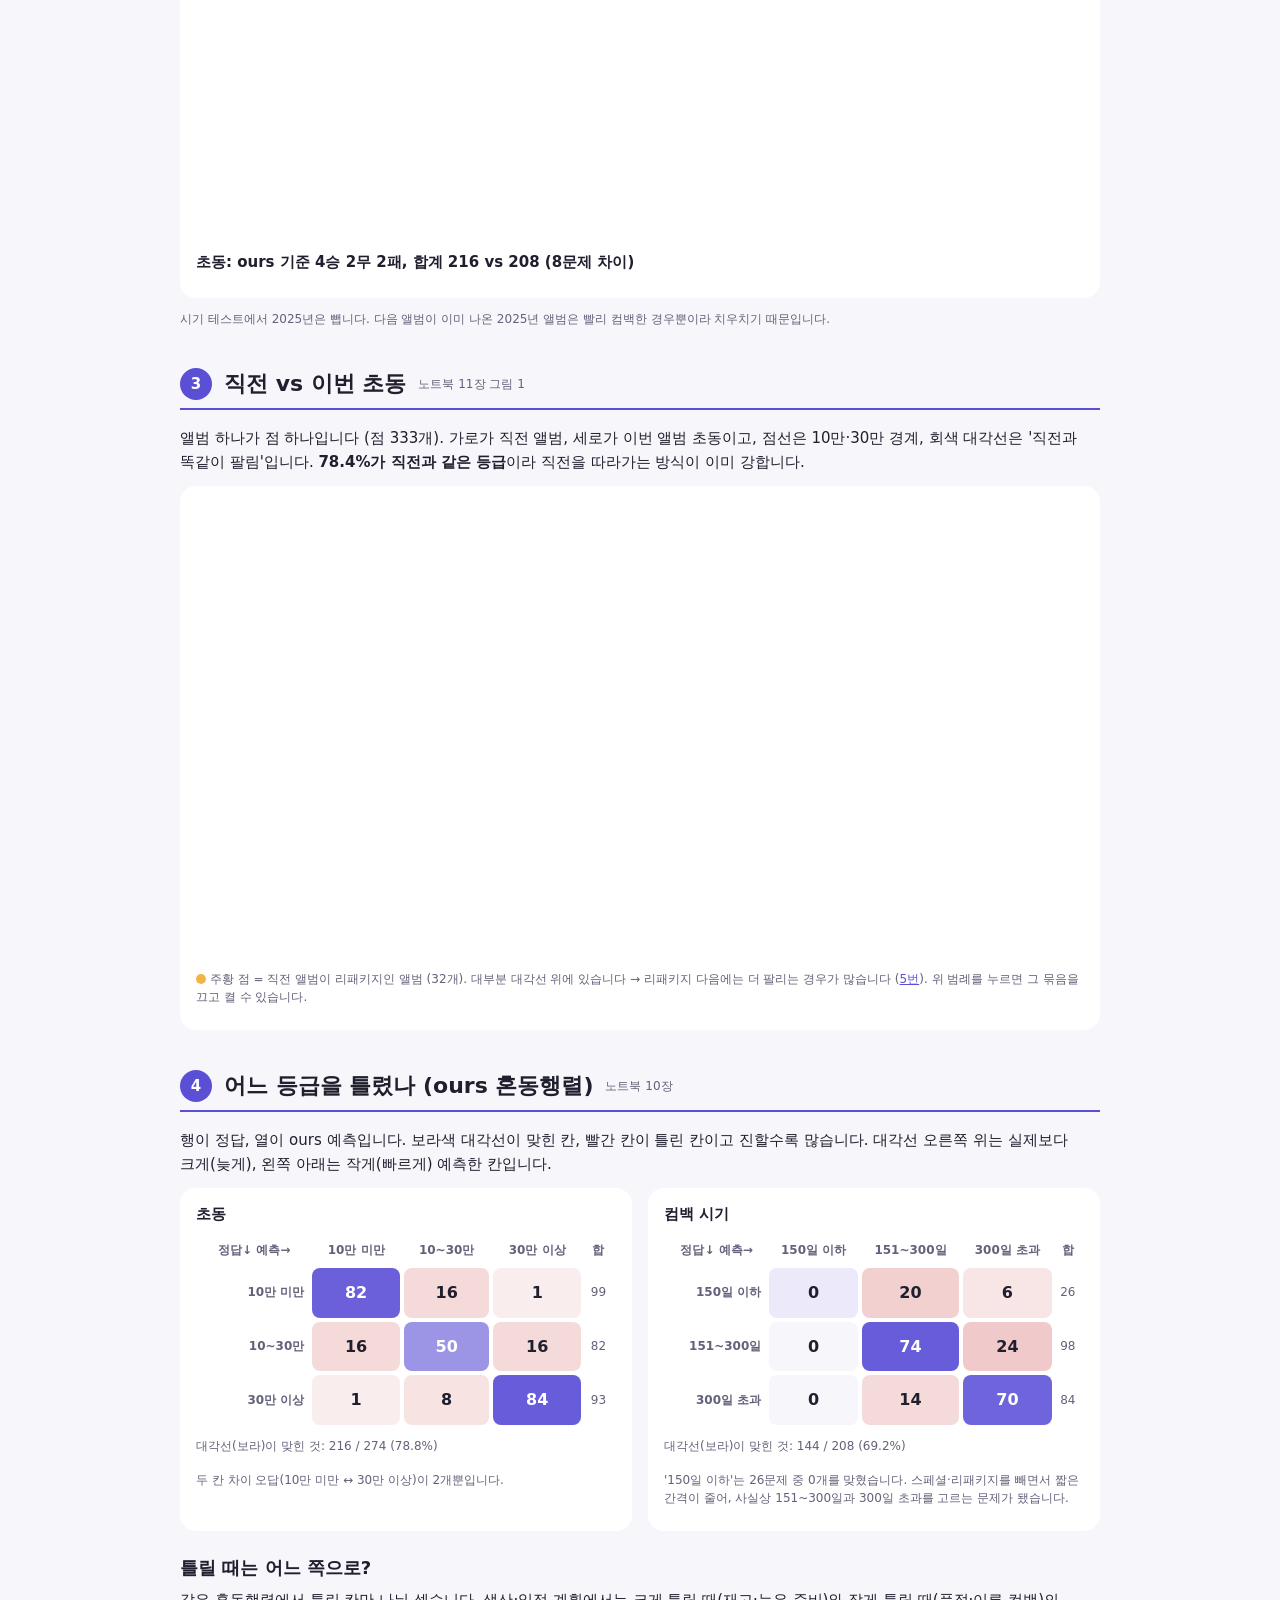
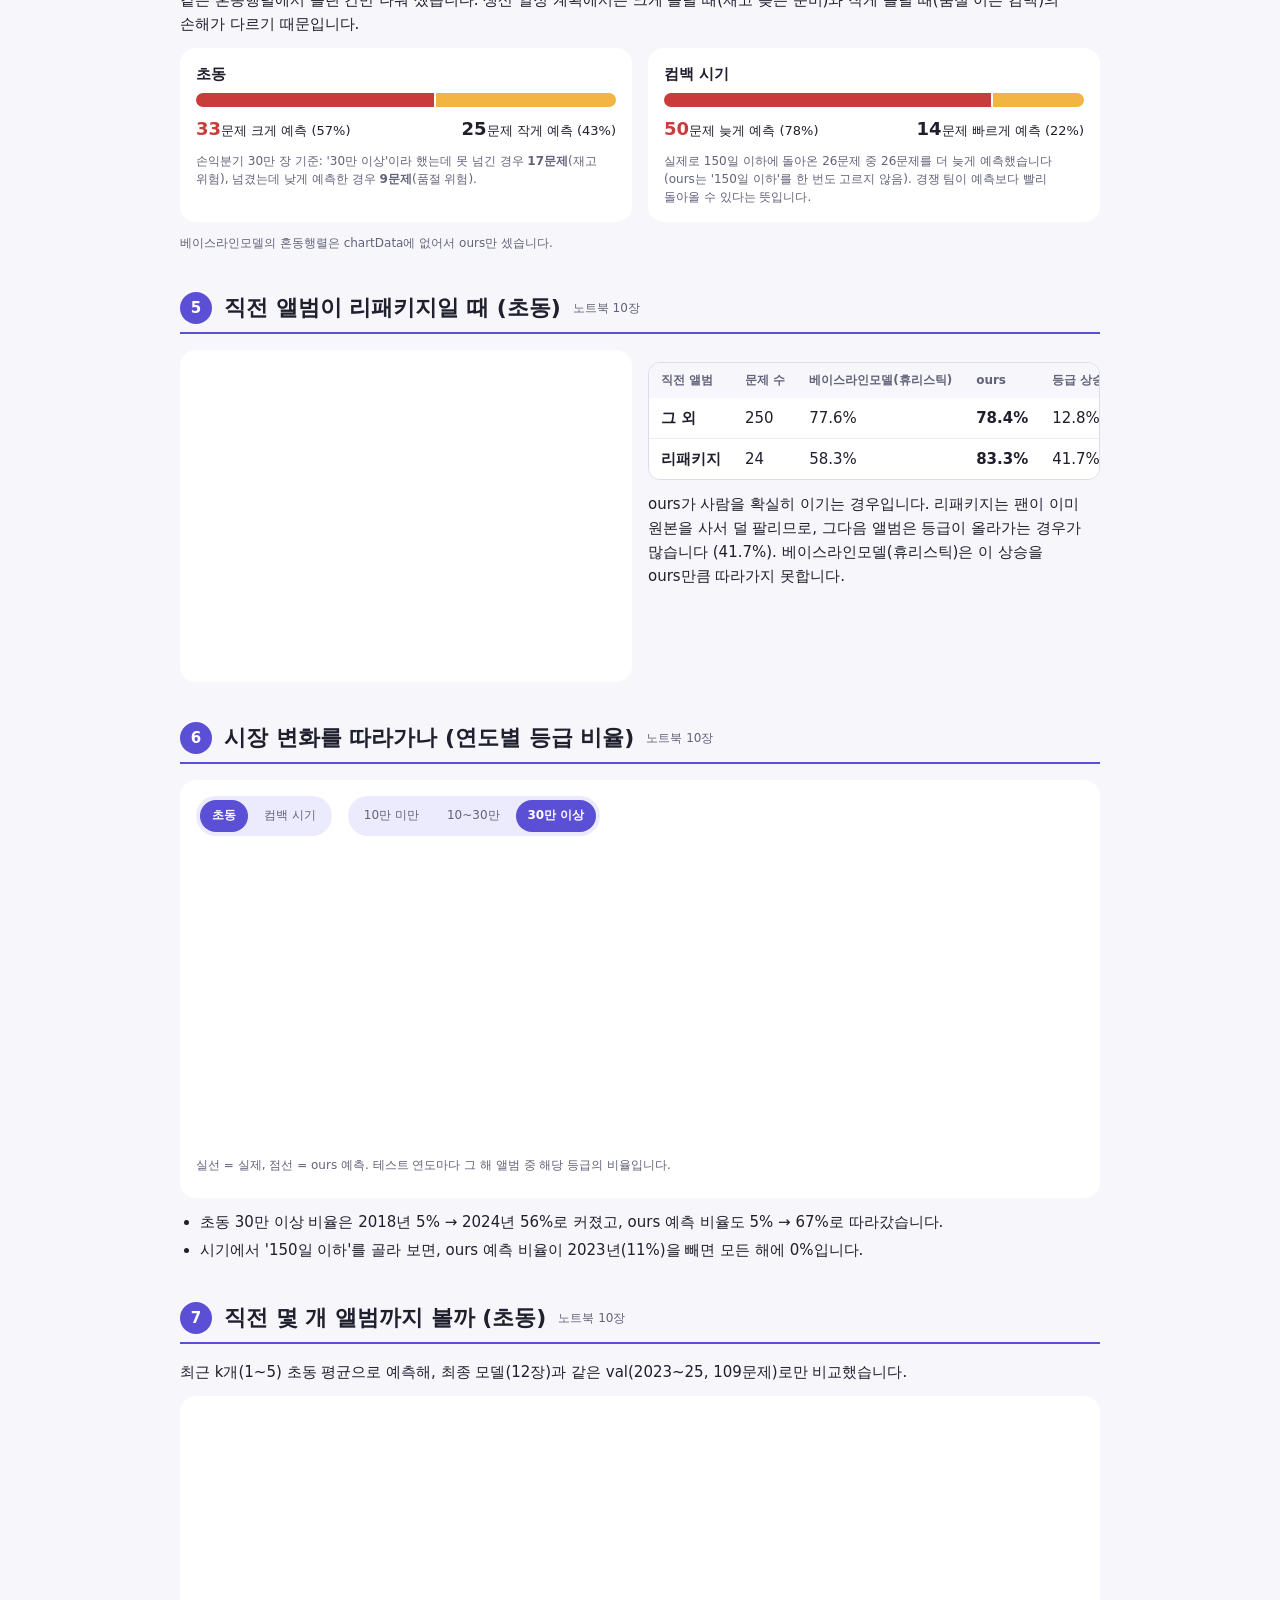
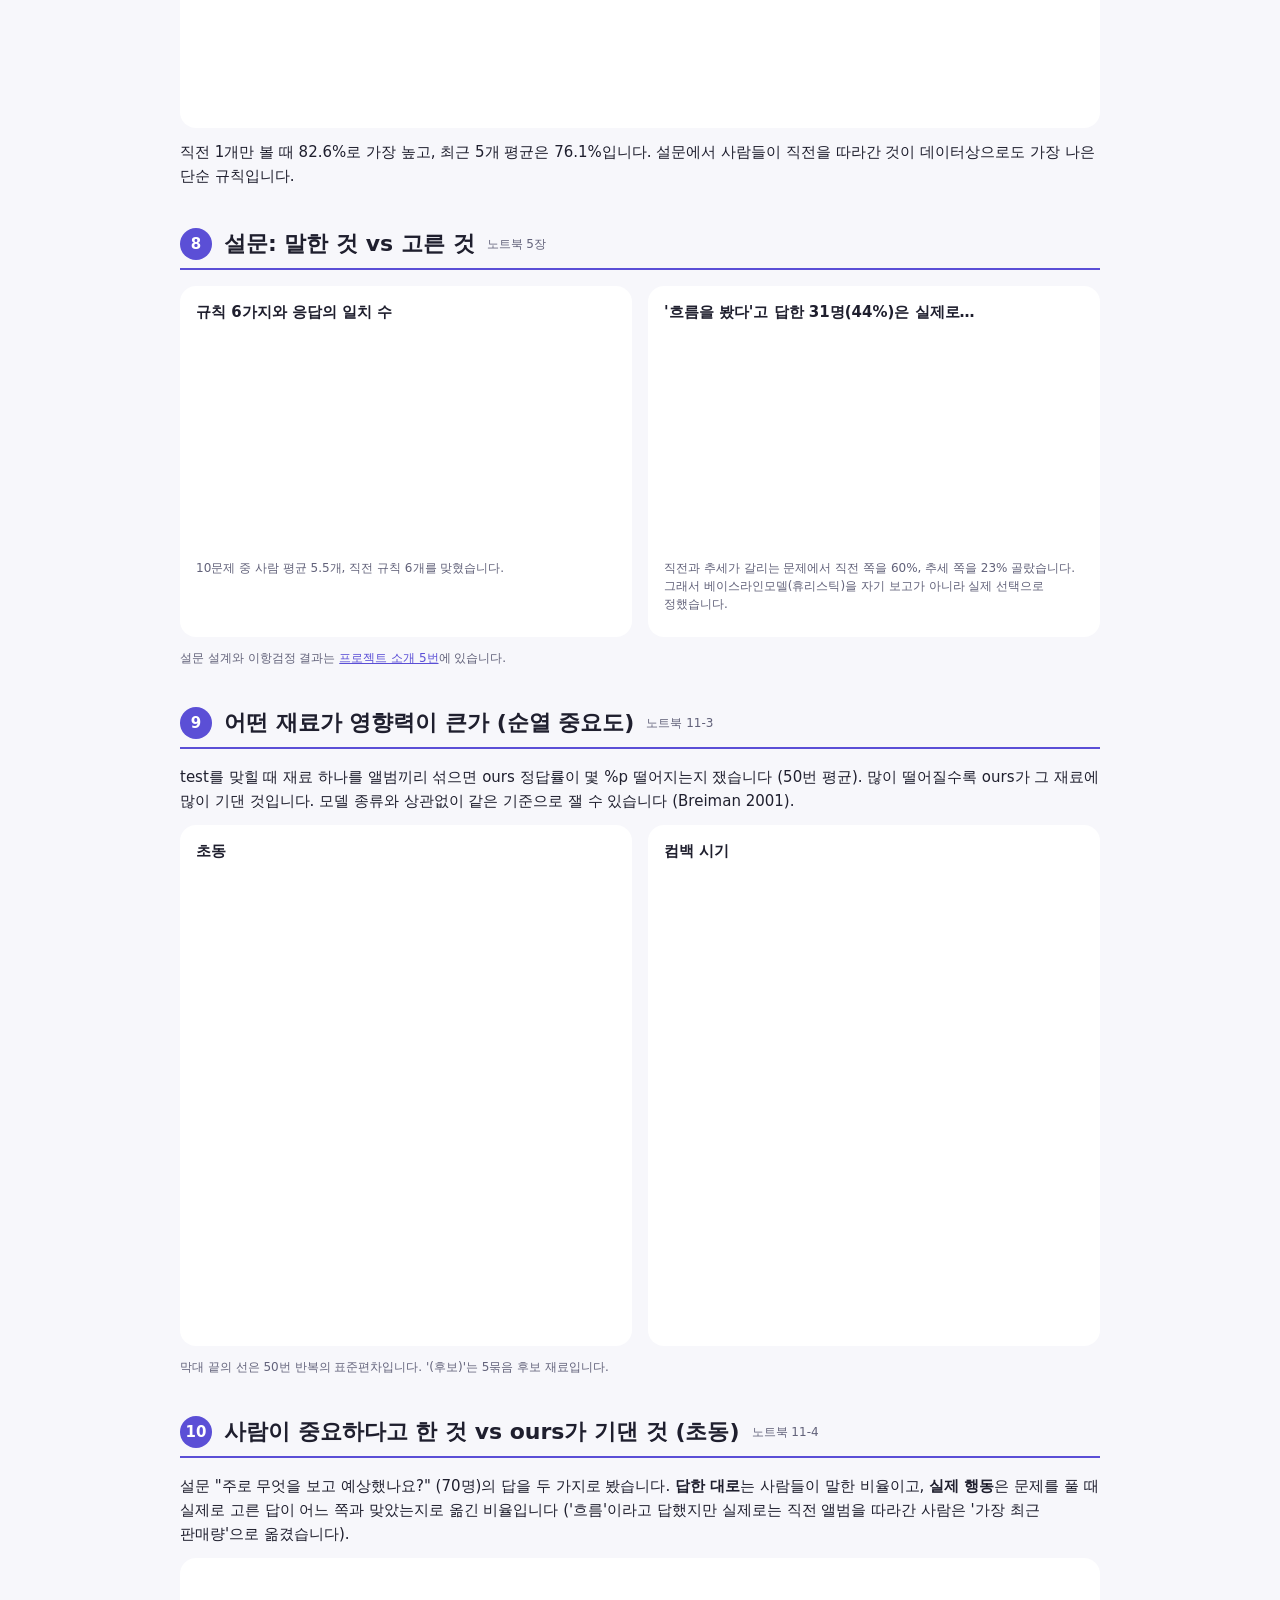
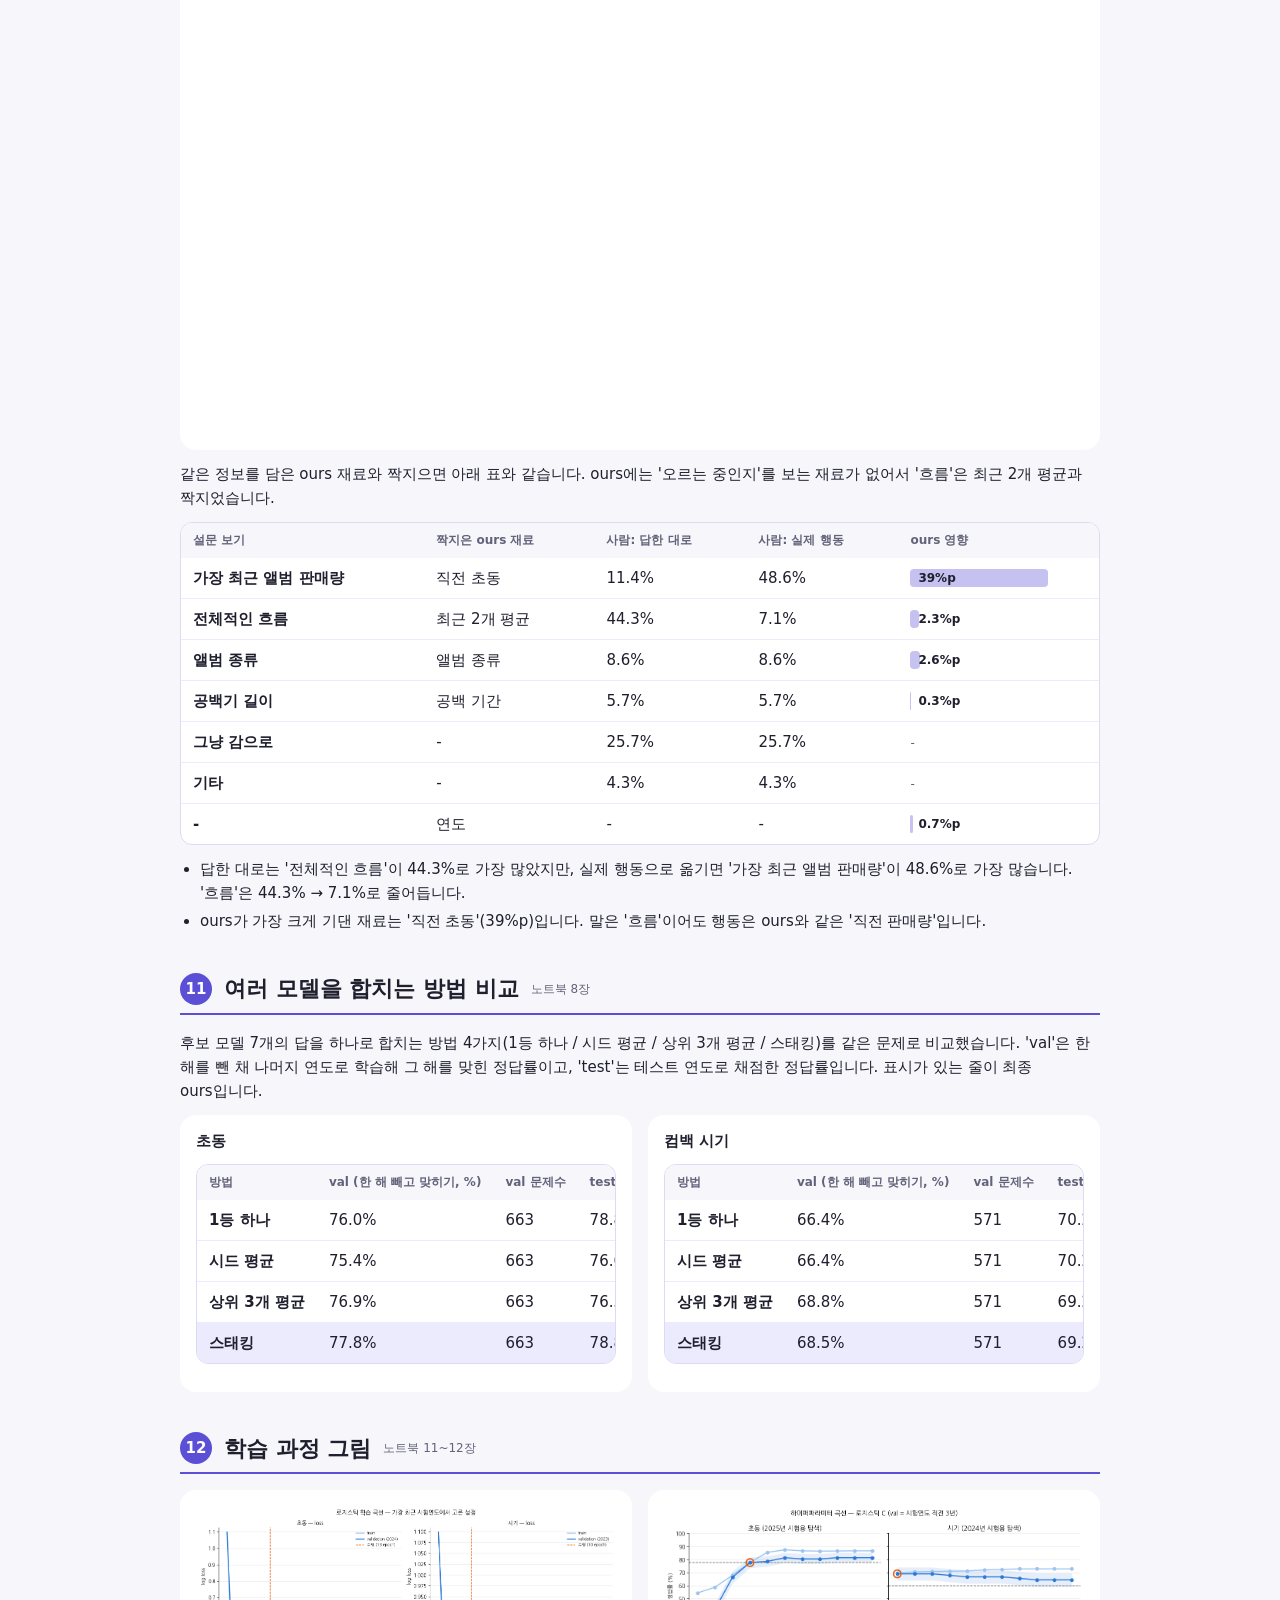
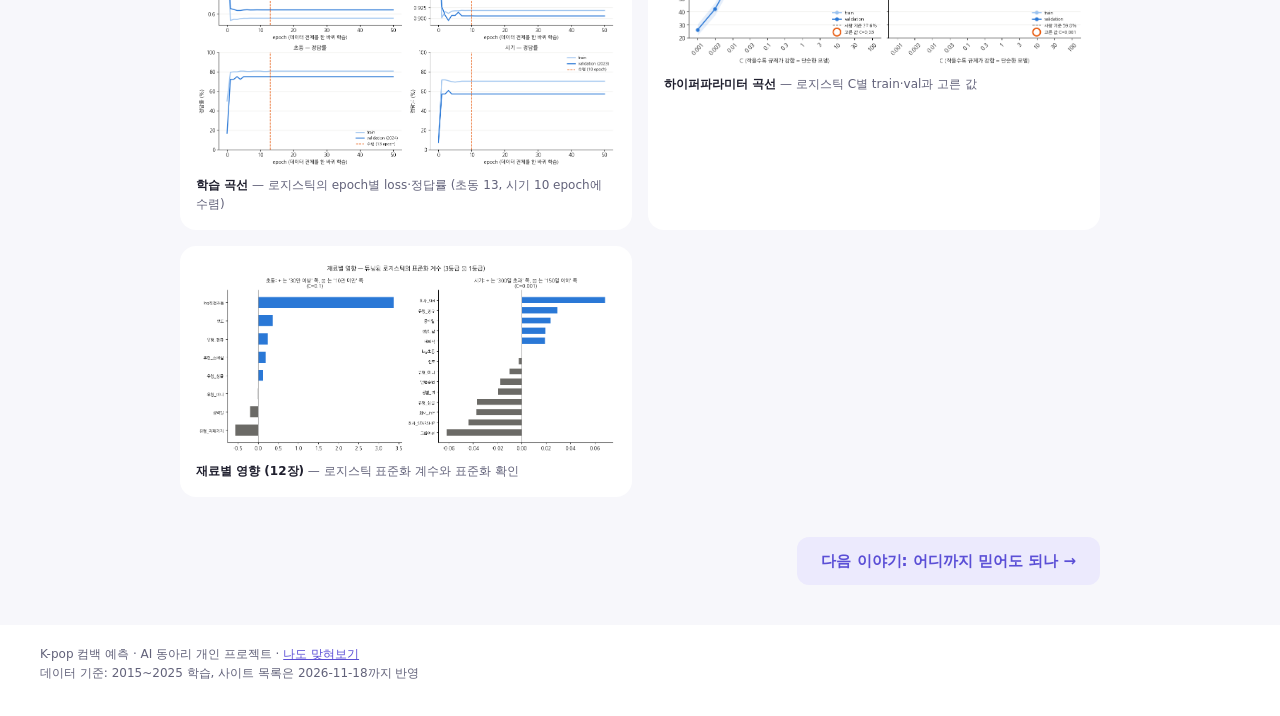
<file: results.html>
<!doctype html>
<html lang="ko">
<head>
<meta charset="utf-8">
<meta name="viewport" content="width=device-width, initial-scale=1">
<title>결과·시각화 · K-pop 컴백 예측</title>
<link rel="stylesheet" href="css/style.css">
</head>
<body>
<header class="머리">
  <div class="감싸기">
    <a class="로고" href="index.html">K-pop <span>컴백 예측</span></a>
    <button class="메뉴버튼" type="button" aria-expanded="false" aria-label="메뉴 열기">☰</button>
    <ul class="메뉴">
      <li><a href="index.html">예측해보기</a></li>
      <li><a href="about.html">프로젝트 소개</a></li>
      <li><a href="results.html" aria-current="page">결과·시각화</a></li>
      <li><a href="limits.html">장점·한계</a></li>
      <li><a href="refs.html">참고 자료</a></li>
    </ul>
  </div>
</header>

<main class="감싸기 글페이지">
  <h1 class="페이지제목">결과·시각화</h1>
  <p class="페이지설명">그래프의 막대나 점에 마우스를 올리거나 탭하면 자세한 숫자가 나옵니다. 장 번호는 노트북의 장 번호입니다.</p>

  <!-- 핵심 결과 한 줄 -->
  <section class="핵심" aria-label="핵심 결과">
    <div class="핵심줄">
      <div class="핵심칸">
        <span class="핵심이름">다음 컴백 시기</span>
        <span><b class="ai">ours <span id="핵심시기AI">69.2</span>%</b> <span class="vs">vs</span> <b class="사람">베이스라인모델(휴리스틱) <span id="핵심시기사람">54.3</span>%</b></span>
      </div>
      <div class="핵심칸">
        <span class="핵심이름">초동</span>
        <span><b class="ai">ours <span id="핵심초동AI">78.8</span>%</b> <span class="vs">vs</span> <b class="사람">베이스라인모델(휴리스틱) <span id="핵심초동사람">75.9</span>%</b></span>
      </div>
    </div>
    <p class="주의">이 숫자는 ours(스태킹 앙상블: 후보 모델 7개를 섞음)을 중첩 시계열 교차검증으로 확인한 결과입니다 (초동 <span id="핵심초동문제">274</span>문제, 시기 <span id="핵심시기문제">208</span>문제).
      베이스라인모델(휴리스틱, 사람의 예측 방식을 규칙으로 만든 기준 모델): 초동은 설문 70명이 '주로 본 것'을 응답 비율대로 섞은 모델, 시기는 직전 공백 그대로입니다.</p>
  </section>
  <p class="주의 왼쪽">이 페이지의 ours(스태킹 앙상블)은 <b>후보 모델 7개(나무, 로지스틱, 순서형, SVM, KNN, 랜덤포레스트, 그래디언트 부스팅)를 학습시키고, 메타 로지스틱이 '어느 모델을 얼마나 믿을지' 배워서 섞는 스태킹</b>입니다 (노트북 8~10장).
    0번(실전 예측)은 2026년용 최종 모델의 결과입니다.</p>

  <nav class="차례" aria-label="이 페이지 차례">
    <a href="#실전">0 실전 예측</a>
    <a href="#한눈">1 사람 vs ours</a>
    <a href="#연도">2 연도별</a>
    <a href="#산점">3 직전 vs 이번</a>
    <a href="#혼동">4 어디를 틀렸나</a>
    <a href="#리팩">5 리패키지</a>
    <a href="#분포">6 시장 변화</a>
    <a href="#몇개">7 직전 몇 개</a>
    <a href="#설문">8 설문</a>
    <a href="#재료">9 재료별 영향</a>
    <a href="#사람ai">10 사람 vs ours</a>
    <a href="#합치기">11 합치는 방법</a>
    <a href="#그림">12 학습 과정</a>
  </nav>

  <!-- 0. 이미 결과가 나온 예측 (PDF 12~13장) -->
  <section id="실전" class="장">
    <h2><span class="장번호">0</span>이미 결과가 나온 예측 (최종 모델) <span class="장출처">노트북 13장</span></h2>
    <p>학습 데이터에 없는 2026년 앨범으로 최종 모델을 확인했습니다. 4건 중 2건을 맞혔고, 베이스라인모델(휴리스틱)도 같은 2건만 맞혔습니다.
      컴백 시기는 직전 앨범이 나온 시점에서 예측한 것입니다. 1페이지에서 같은 앨범을 눌러 보면 똑같은 예측이 나옵니다.</p>
    <div class="사례들">
      <article class="카드 사례 맞음">
        <div class="사례머리"><span class="표시">맞음</span><span class="종류">초동</span></div>
        <h3>엔믹스 Strange Muse</h3>
        <dl>
          <dt>ours 예측</dt><dd data-정답지="0"></dd>
          <dt>실제</dt><dd><b>349,988장</b></dd>
          <dt>베이스라인모델(휴리스틱)</dt><dd>맞음</dd>
        </dl>
      </article>
      <article class="카드 사례 맞음">
        <div class="사례머리"><span class="표시">맞음</span><span class="종류">시기</span></div>
        <h3>엔믹스 Heavy Serenade → Strange Muse</h3>
        <dl>
          <dt>ours 예측</dt><dd data-정답지="2"></dd>
          <dt>실제</dt><dd><b>2026-10-19</b> (161일 뒤)</dd>
          <dt>베이스라인모델(휴리스틱)</dt><dd>맞음</dd>
        </dl>
      </article>
      <article class="카드 사례 틀림">
        <div class="사례머리"><span class="표시">틀림</span><span class="종류">초동</span></div>
        <h3>리센느 PULSE</h3>
        <dl>
          <dt>ours 예측</dt><dd data-정답지="1"></dd>
          <dt>실제</dt><dd><b>602,688장</b> (30만 이상)</dd>
          <dt>베이스라인모델(휴리스틱)</dt><dd>10~30만 — 같이 틀림</dd>
        </dl>
        <p class="틀린이유"><b>왜 틀렸나:</b> 리센느는 데이터에 없는 회사(더뮤즈)라 회사 정보 없이 예측했습니다.
          직전 10.4만의 5.8배가 팔렸는데, 유튜브로 쌓인 화제성이 음반 구매로 옮겨간 결과라는 풀이가 있습니다 (iMBC). 엑셀에 없는 요인입니다.</p>
      </article>
      <article class="카드 사례 틀림">
        <div class="사례머리"><span class="표시">틀림</span><span class="종류">시기</span></div>
        <h3>리센느 lip bomb → PULSE</h3>
        <dl>
          <dt>ours 예측</dt><dd data-정답지="3"></dd>
          <dt>실제</dt><dd><b>2026-11-03</b> (343일 뒤)</dd>
          <dt>베이스라인모델(휴리스틱)</dt><dd>150일 이하 — 같이 틀림</dd>
        </dl>
        <p class="틀린이유"><b>왜 틀렸나:</b> lip bomb과 PULSE 사이에 디지털 싱글 활동이 있었습니다.
          데이터는 실물 앨범만 세서 공백이 343일로 잡혔습니다.</p>
      </article>
    </div>
    <h3>아직 결과가 없는 예측 (다음 컴백)</h3>
    <div class="표감싸기">
      <table class="표">
        <thead><tr><th>앨범</th><th>다음 컴백 예측</th></tr></thead>
        <tbody>
          <tr><th>엔믹스 Strange Muse (2026-10-19)</th><td data-정답지="4"></td></tr>
          <tr><th>리센느 PULSE (2026-11-03)</th><td data-정답지="5" data-표="1"></td></tr>
        </tbody>
      </table>
    </div>
    <p class="작게">시기 예측에는 스페셜·리패키지를 뺀 기준의 직전 발매일과 앨범 순번을 넣습니다.</p>
  </section>

  <!-- 1 -->
  <section id="한눈" class="장">
    <h2><span class="장번호">1</span>베이스라인모델(휴리스틱) vs ours <span class="장출처">노트북 9장</span></h2>
    <div class="카드 차트카드">
      <div class="차트틀"><canvas id="차트_정답률" aria-label="베이스라인모델(휴리스틱), 튜닝 전 로지스틱, ours의 정답률 막대그래프" role="img"></canvas></div>
    </div>
    <ul class="점목록">
      <li><b>초동</b>: 베이스라인모델(휴리스틱)도 직전 앨범 판매량에 크게 기대는 방식이라 이미 강해서, ours와 사람이 비슷했습니다.</li>
      <li><b>컴백 시기</b>: ours가 확실히 앞섰습니다.</li>
      <li id="튜닝글"></li>
    </ul>
  </section>

  <!-- 2 -->
  <section id="연도" class="장">
    <h2><span class="장번호">2</span>연도별 맞힌 개수 <span class="장출처">노트북 9장</span></h2>
    <div class="카드 차트카드">
      <div class="토글" data-for="연도별" role="group" aria-label="문제 고르기">
        <button type="button" data-값="초동" aria-pressed="true">초동 (2018~2025)</button>
        <button type="button" data-값="시기" aria-pressed="false">컴백 시기 (2018~2024)</button>
      </div>
      <div class="차트틀"><canvas id="차트_연도별" role="img" aria-label="테스트 연도별 베이스라인모델(휴리스틱)과 ours가 맞힌 문제 수"></canvas></div>
      <p class="차트요약" id="연도요약"></p>
    </div>
    <p class="작게">시기 테스트에서 2025년은 뺍니다. 다음 앨범이 이미 나온 2025년 앨범은 빨리 컴백한 경우뿐이라 치우치기 때문입니다.</p>
  </section>

  <!-- 3 -->
  <section id="산점" class="장">
    <h2><span class="장번호">3</span>직전 vs 이번 초동 <span class="장출처">노트북 11장 그림 1</span></h2>
    <p>앨범 하나가 점 하나입니다 (점 <span id="산점수"></span>개). 가로가 직전 앨범, 세로가 이번 앨범 초동이고, 점선은 10만·30만 경계, 회색 대각선은 '직전과 똑같이 팔림'입니다.
      <b>78.4%가 직전과 같은 등급</b>이라 직전을 따라가는 방식이 이미 강합니다.</p>
    <div class="카드 차트카드">
      <div class="차트틀 높게"><canvas id="차트_산점" role="img" aria-label="직전 앨범 초동과 이번 앨범 초동의 산점도, 로그축"></canvas></div>
      <p class="작게"><span class="점표시 주황"></span> 주황 점 = 직전 앨범이 리패키지인 앨범 (<span id="리팩수"></span>개). 대부분 대각선 위에 있습니다 → 리패키지 다음에는 더 팔리는 경우가 많습니다 (<a href="#리팩">5번</a>).
        위 범례를 누르면 그 묶음을 끄고 켤 수 있습니다.</p>
    </div>
  </section>

  <!-- 4 -->
  <section id="혼동" class="장">
    <h2><span class="장번호">4</span>어느 등급을 틀렸나 (ours 혼동행렬) <span class="장출처">노트북 10장</span></h2>
    <p>행이 정답, 열이 ours 예측입니다. 보라색 대각선이 맞힌 칸, 빨간 칸이 틀린 칸이고 진할수록 많습니다. 대각선 오른쪽 위는 실제보다 크게(늦게), 왼쪽 아래는 작게(빠르게) 예측한 칸입니다.</p>
    <div class="두열">
      <div class="카드"><h3 class="카드제목">초동</h3><div class="혼동감싸기" id="혼동_초동"></div>
        <p class="작게" id="두칸글"></p></div>
      <div class="카드"><h3 class="카드제목">컴백 시기</h3><div class="혼동감싸기" id="혼동_시기"></div>
        <p class="작게" id="짧은공백글"></p></div>
    </div>
    <h3 id="방향">틀릴 때는 어느 쪽으로?</h3>
    <p>같은 혼동행렬에서 틀린 칸만 나눠 셌습니다. 생산·일정 계획에서는 크게 틀릴 때(재고·늦은 준비)와 작게 틀릴 때(품절·이른 컴백)의 손해가 다르기 때문입니다.</p>
    <div class="두열">
      <div class="카드 방향카드"><h3 class="카드제목">초동</h3><div id="방향_초동"></div></div>
      <div class="카드 방향카드"><h3 class="카드제목">컴백 시기</h3><div id="방향_시기"></div></div>
    </div>
    <p class="작게">베이스라인모델의 혼동행렬은 chartData에 없어서 ours만 셌습니다.</p>
  </section>

  <!-- 5 -->
  <section id="리팩" class="장">
    <h2><span class="장번호">5</span>직전 앨범이 리패키지일 때 (초동) <span class="장출처">노트북 10장</span></h2>
    <div class="두열 넓은왼쪽">
      <div class="카드 차트카드"><div class="차트틀"><canvas id="차트_리팩" role="img" aria-label="직전 앨범이 리패키지일 때와 아닐 때 베이스라인모델(휴리스틱)과 ours 정답률"></canvas></div></div>
      <div>
        <div class="표감싸기" id="리팩표"></div>
        <p>ours가 사람을 확실히 이기는 경우입니다. 리패키지는 팬이 이미 원본을 사서 덜 팔리므로, 그다음 앨범은 등급이 올라가는 경우가 많습니다 (41.7%).
          베이스라인모델(휴리스틱)은 이 상승을 ours만큼 따라가지 못합니다.</p>
      </div>
    </div>
  </section>

  <!-- 6 -->
  <section id="분포" class="장">
    <h2><span class="장번호">6</span>시장 변화를 따라가나 (연도별 등급 비율) <span class="장출처">노트북 10장</span></h2>
    <div class="카드 차트카드">
      <div class="토글줄">
        <div class="토글" data-for="분포문제" role="group" aria-label="문제 고르기">
          <button type="button" data-값="초동" aria-pressed="true">초동</button>
          <button type="button" data-값="시기" aria-pressed="false">컴백 시기</button>
        </div>
        <div class="토글" data-for="분포등급" role="group" aria-label="등급 고르기">
          <button type="button" data-값="0" aria-pressed="false">10만 미만</button>
          <button type="button" data-값="1" aria-pressed="false">10~30만</button>
          <button type="button" data-값="2" aria-pressed="true">30만 이상</button>
        </div>
      </div>
      <div class="차트틀"><canvas id="차트_분포" role="img" aria-label="연도별 실제 등급 비율과 ours 예측 비율"></canvas></div>
      <p class="작게">실선 = 실제, 점선 = ours 예측. 테스트 연도마다 그 해 앨범 중 해당 등급의 비율입니다.</p>
    </div>
    <ul class="점목록">
      <li id="시장글"></li>
      <li>시기에서 '150일 이하'를 골라 보면, ours 예측 비율이 2023년(11%)을 빼면 모든 해에 0%입니다.</li>
    </ul>
  </section>

  <!-- 7 -->
  <section id="몇개" class="장">
    <h2><span class="장번호">7</span>직전 몇 개 앨범까지 볼까 (초동) <span class="장출처">노트북 10장</span></h2>
    <p>최근 k개(1~5) 초동 평균으로 예측해, 최종 모델(12장)과 같은 val(2023~25, <span id="k문제수"></span>문제)로만 비교했습니다.</p>
    <div class="카드 차트카드">
      <div class="차트틀"><canvas id="차트_k" role="img" aria-label="최근 몇 개 앨범의 평균을 볼 때의 val 정답률"></canvas></div>
    </div>
    <p>직전 1개만 볼 때 82.6%로 가장 높고, 최근 5개 평균은 76.1%입니다. 설문에서 사람들이 직전을 따라간 것이 데이터상으로도 가장 나은 단순 규칙입니다.</p>
  </section>

  <!-- 8 -->
  <section id="설문" class="장">
    <h2><span class="장번호">8</span>설문: 말한 것 vs 고른 것 <span class="장출처">노트북 5장</span></h2>
    <div class="두열">
      <div class="카드 차트카드">
        <h3 class="카드제목">규칙 6가지와 응답의 일치 수</h3>
        <div class="차트틀 낮게"><canvas id="차트_규칙" role="img" aria-label="규칙별 응답과 일치한 문제 수: 직전 6.6, 최고치 6.2, 최근2·3평균 5.9, 전체평균 5.3, 추세 3.7"></canvas></div>
        <p class="작게">10문제 중 사람 평균 5.5개, 직전 규칙 6개를 맞혔습니다.</p>
      </div>
      <div class="카드 차트카드">
        <h3 class="카드제목">'흐름을 봤다'고 답한 31명(44%)은 실제로…</h3>
        <div class="차트틀 낮게"><canvas id="차트_말과선택" role="img" aria-label="흐름을 봤다고 답한 31명이 직전과 추세가 갈린 문제에서 직전 쪽 60%, 추세 쪽 23%를 골랐다"></canvas></div>
        <p class="작게">직전과 추세가 갈리는 문제에서 직전 쪽을 60%, 추세 쪽을 23% 골랐습니다. 그래서 베이스라인모델(휴리스틱)을 자기 보고가 아니라 실제 선택으로 정했습니다.</p>
      </div>
    </div>
    <p class="작게">설문 설계와 이항검정 결과는 <a href="about.html#사람">프로젝트 소개 5번</a>에 있습니다.</p>
  </section>

  <!-- 9 -->
  <section id="재료" class="장">
    <h2><span class="장번호">9</span>어떤 재료가 영향력이 큰가 (순열 중요도) <span class="장출처">노트북 11-3</span></h2>
    <p>test를 맞힐 때 재료 하나를 앨범끼리 섞으면 ours 정답률이 몇 %p 떨어지는지 쟀습니다 (50번 평균).
      많이 떨어질수록 ours가 그 재료에 많이 기댄 것입니다. 모델 종류와 상관없이 같은 기준으로 잴 수 있습니다 (Breiman 2001).</p>
    <div class="두열">
      <div class="카드 차트카드">
        <h3 class="카드제목">초동</h3>
        <div class="차트틀 낮게"><canvas id="차트_재료초동" role="img" aria-label="초동: 직전 초동 36.3, 최근 2개 평균 5.6, 앨범 종류 4.7, 연도 2.3, 공백 기간 0.5 (%p)"></canvas></div>
      </div>
      <div class="카드 차트카드">
        <h3 class="카드제목">컴백 시기</h3>
        <div class="차트틀 높게"><canvas id="차트_재료시기" role="img" aria-label="시기: 회사 14.8, 팀경향 4.0, 앨범 순번 1.8, 공백 기간 1.1, 나머지 0.5 이하 (%p)"></canvas></div>
      </div>
    </div>
    <p class="작게">막대 끝의 선은 50번 반복의 표준편차입니다. '(후보)'는 5묶음 후보 재료입니다.</p>
  </section>

  <!-- 10 -->
  <section id="사람ai" class="장">
    <h2><span class="장번호">10</span>사람이 중요하다고 한 것 vs ours가 기댄 것 (초동) <span class="장출처">노트북 11-4</span></h2>
    <p>설문 "주로 무엇을 보고 예상했나요?" (<span id="설문인원"></span>명)의 답을 두 가지로 봤습니다.
      <b>답한 대로</b>는 사람들이 말한 비율이고, <b>실제 행동</b>은 문제를 풀 때 실제로 고른 답이 어느 쪽과 맞았는지로 옮긴 비율입니다
      ('흐름'이라고 답했지만 실제로는 직전 앨범을 따라간 사람은 '가장 최근 판매량'으로 옮겼습니다).</p>
    <div class="카드 차트카드">
      <div class="차트틀 높게"><canvas id="차트_사람답" role="img" aria-label="설문 보기별로 답한 대로와 실제 행동의 비율을 나란히 보여주는 막대그래프"></canvas></div>
    </div>
    <p>같은 정보를 담은 ours 재료와 짝지으면 아래 표와 같습니다. ours에는 '오르는 중인지'를 보는 재료가 없어서 '흐름'은 최근 2개 평균과 짝지었습니다.</p>
    <div class="표감싸기" id="사람ai표"></div>
    <ul class="점목록" id="사람ai글"></ul>
  </section>

  <!-- 11 -->
  <section id="합치기" class="장">
    <h2><span class="장번호">11</span>여러 모델을 합치는 방법 비교 <span class="장출처">노트북 8장</span></h2>
    <p>후보 모델 7개의 답을 하나로 합치는 방법 4가지(1등 하나 / 시드 평균 / 상위 3개 평균 / 스태킹)를 같은 문제로 비교했습니다.
      'val'은 한 해를 뺀 채 나머지 연도로 학습해 그 해를 맞힌 정답률이고, 'test'는 테스트 연도로 채점한 정답률입니다. 표시가 있는 줄이 최종 ours입니다.</p>
    <div class="두열">
      <div class="카드"><h3 class="카드제목">초동</h3><div class="표감싸기" id="합치기_초동"><p class="작게">chartData.js를 불러오지 못했습니다.</p></div></div>
      <div class="카드"><h3 class="카드제목">컴백 시기</h3><div class="표감싸기" id="합치기_시기"><p class="작게">chartData.js를 불러오지 못했습니다.</p></div></div>
    </div>
  </section>

  <!-- 12 -->
  <section id="그림" class="장">
    <h2><span class="장번호">12</span>학습 과정 그림 <span class="장출처">노트북 11~12장</span></h2>
    <div class="그림들">
      <figure class="카드 그림칸">
        <img src="img/learning_curve.png" alt="로지스틱의 epoch별 loss와 정답률">
        <div class="그림자리">그림 준비 중<br><code>img/learning_curve.png</code></div>
        <figcaption><b>학습 곡선</b> — 로지스틱의 epoch별 loss·정답률 (초동 13, 시기 10 epoch에 수렴)</figcaption>
      </figure>
      <figure class="카드 그림칸">
        <img src="img/c_curve.png" alt="로지스틱 C별 train, val 정답률">
        <div class="그림자리">그림 준비 중<br><code>img/c_curve.png</code></div>
        <figcaption><b>하이퍼파라미터 곡선</b> — 로지스틱 C별 train·val과 고른 값</figcaption>
      </figure>
      <figure class="카드 그림칸">
        <img src="img/feature_effect.png" alt="로지스틱 재료별 표준화 계수">
        <div class="그림자리">그림 준비 중<br><code>img/feature_effect.png</code></div>
        <figcaption><b>재료별 영향 (12장)</b> — 로지스틱 표준화 계수와 표준화 확인</figcaption>
      </figure>
    </div>
  </section>
  <nav class="다음이야기" aria-label="다음 페이지"><a class="큰버튼 보조" href="limits.html">다음 이야기: 어디까지 믿어도 되나 →</a></nav>
</main>

<footer class="바닥">
  <div class="감싸기">
    K-pop 컴백 예측 · AI 동아리 개인 프로젝트 · <a href="quiz.html">나도 맞혀보기</a><br>
    데이터 기준: 2015~2025 학습, 사이트 목록은 2026-11-18까지 반영
  </div>
</footer>

<script src="js/vendor/chart.umd.min.js"></script>
<script src="js/chartData.js"></script>
<script src="js/model.js"></script>
<script src="js/predict.js"></script>
<script src="js/app.js"></script>
<script src="js/results.js"></script>
</body>
</html>
</file>
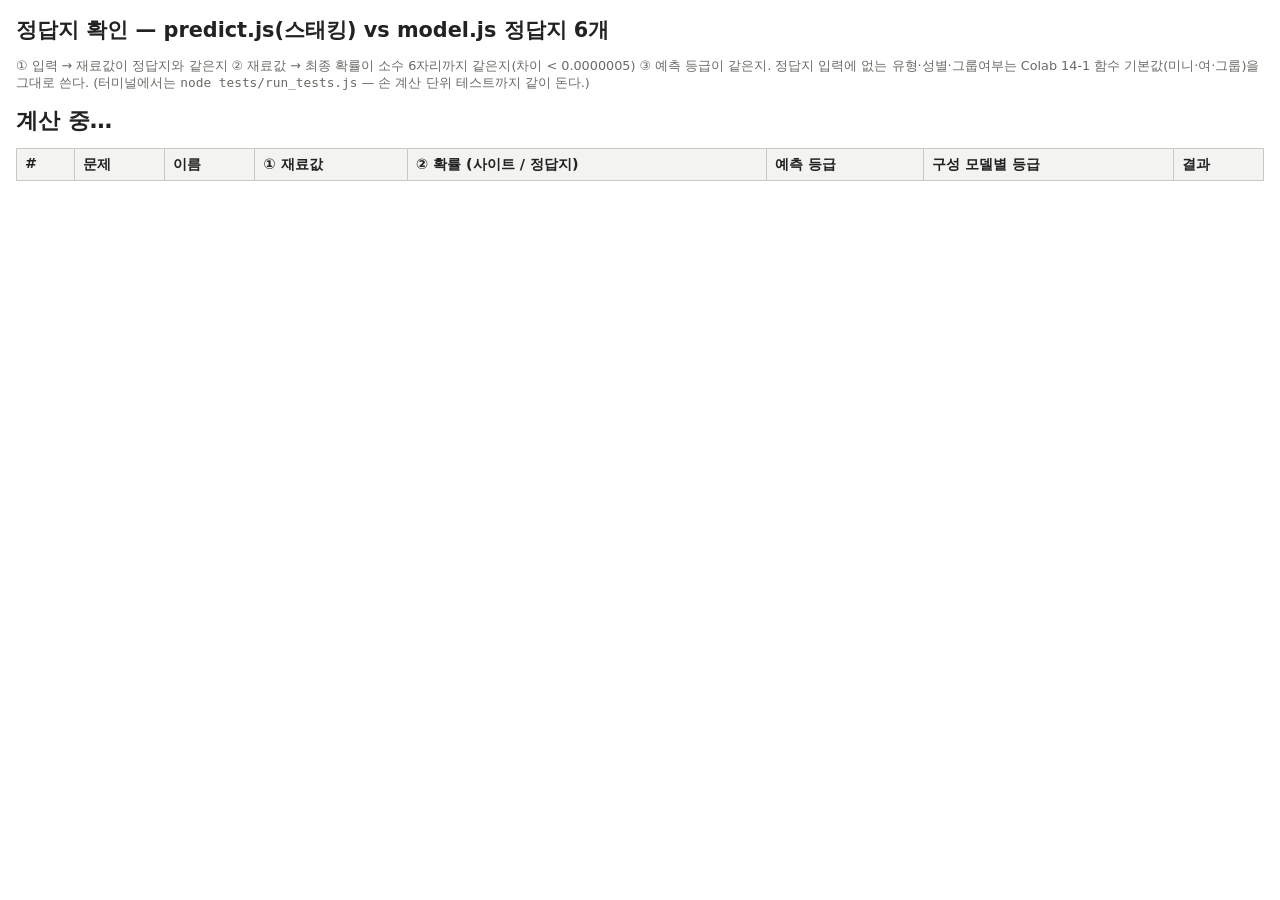
<file: tests/test_predict.html>
<!doctype html>
<html lang="ko">
<head>
<meta charset="utf-8">
<meta name="viewport" content="width=device-width, initial-scale=1">
<title>정답지 확인</title>
<style>
  body { font-family: system-ui, "Malgun Gothic", sans-serif; margin: 16px; color: #222; background: #fff; }
  h1 { font-size: 1.3rem; }
  #요약 { font-size: 1.4rem; font-weight: 700; margin: 12px 0; }
  .통과 { color: #1a7f37; } .실패 { color: #c62828; }
  table { border-collapse: collapse; width: 100%; font-size: .9rem; }
  th, td { border: 1px solid #c9c8c3; padding: 6px 8px; text-align: left; vertical-align: top; }
  th { background: #f3f3f1; }
  .작게 { font-size: .8rem; color: #6b6a66; }
  pre { white-space: pre-wrap; margin: 0; font-size: .78rem; }
</style>
</head>
<body>
<h1>정답지 확인 — predict.js(스태킹) vs model.js 정답지 6개</h1>
<p class="작게">① 입력 → 재료값이 정답지와 같은지 ② 재료값 → 최종 확률이 소수 6자리까지 같은지(차이 &lt; 0.0000005) ③ 예측 등급이 같은지.
정답지 입력에 없는 유형·성별·그룹여부는 Colab 14-1 함수 기본값(미니·여·그룹)을 그대로 쓴다.
(터미널에서는 <code>node tests/run_tests.js</code> — 손 계산 단위 테스트까지 같이 돈다.)</p>
<div id="요약">계산 중…</div>
<table>
  <thead><tr><th>#</th><th>문제</th><th>이름</th><th>① 재료값</th><th>② 확률 (사이트 / 정답지)</th><th>예측 등급</th><th>구성 모델별 등급</th><th>결과</th></tr></thead>
  <tbody id="표"></tbody>
</table>
<p class="작게" id="모델정보"></p>

<script src="../js/model.js"></script>
<script src="../js/predict.js"></script>
<script>
(function () {
  var M = window.MODEL, P = window.Predict;
  var 기본 = { 유형: "미니", 성별: "여", 그룹여부: 1 };      // Colab 14-1 초동값()/시기값() 기본값
  var 통과수 = 0, 줄들 = [], 요약 = document.getElementById("요약");
  if (M.초동.종류 !== "스태킹" || M.시기.종류 !== "스태킹") {
    요약.textContent = "아직 스태킹 model.js가 아닙니다 (초동 " + M.초동.종류 + ", 시기 " + M.시기.종류 + "). 새 model.js를 넣은 뒤 다시 여세요.";
    요약.className = "실패";
    window.테스트결과 = { 통과: 0, 전체: 0, 건너뜀: true };
    return;
  }

  M.정답지.forEach(function (정, i) {
    var 입 = 정.입력, 재, 결과, 이름들 = M[정.문제 === "초동" ? "초동_이름" : "시기_이름"], 오류 = null;
    try {
      if (정.문제 === "초동") {
        재 = P.초동재료({ 직전초동: 입.직전초동, 직직전초동: 입.직직전초동, 발매일: 입.발매일, 직전발매일: 입.직전발매일, 유형: 입.앨범유형 || 기본.유형 });
        결과 = P.초동확률(재);
      } else {
        재 = P.시기재료({ 초동: 입.초동, 발매일: 입.발매일, 직전발매일: 입.직전발매일 || null, 앨범순번: 입.앨범순번,
                          회사: 입.회사 || null, 유형: 입.앨범유형 || 기본.유형, 성별: 입.성별 || 기본.성별, 그룹여부: 입.그룹여부 != null ? 입.그룹여부 : 기본.그룹여부 });
        결과 = P.시기확률(재);
      }
    } catch (e) { 오류 = e.message; }

    var 재료틀림 = [], 확률틀림 = false, 등급같음 = false;
    if (!오류) {
      Object.keys(정.재료값).forEach(function (k) {
        if (!(k in 재) || Math.abs(재[k] - 정.재료값[k]) > 1e-9) 재료틀림.push(k + ": " + 재[k] + " ≠ " + 정.재료값[k]);
      });
      Object.keys(재).forEach(function (k) { if (!(k in 정.재료값)) 재료틀림.push(k + ": 정답지에 없음"); });
      확률틀림 = 정.확률.some(function (p, k) { return Math.abs(p - 결과.확률[k]) >= 5e-7; });
      등급같음 = 결과.등급 === 정.등급;
    }
    var ok = !오류 && !재료틀림.length && !확률틀림 && 등급같음;
    if (ok) 통과수++;

    var 확률칸 = 오류 ? "" : 결과.확률.map(function (p, k) { return 이름들[k] + ": " + p.toFixed(6) + " / " + 정.확률[k].toFixed(6); }).join("
");
    var 구성칸 = 오류 ? "" : 결과.구성.map(function (c) { return c.종류 + " → " + 이름들[c.등급]; }).join("
");
    줄들.push("<tr><td>" + (i + 1) + "</td><td>" + 정.문제 + "</td><td>" + 정.이름 + "</td>" +
      "<td>" + (오류 ? "<span class='실패'>" + 오류 + "</span>" :
               재료틀림.length ? "<span class='실패'>✗</span><pre>" + 재료틀림.join("
") + "</pre>" :
               "<span class='통과'>✓ " + Object.keys(재).length + "개 같음</span>") + "</td>" +
      "<td>" + (오류 ? "" : (확률틀림 ? "<span class='실패'>✗</span>" : "<span class='통과'>✓</span>") + "<pre>" + 확률칸 + "</pre>") + "</td>" +
      "<td>" + (오류 ? "" : 이름들[결과.등급] + " " + (결과.확률[결과.등급] * 100).toFixed(1) + "%" + (등급같음 ? "" : " <span class='실패'>(정답지 " + 이름들[정.등급] + ")</span>")) + "</td>" +
      "<td><pre>" + 구성칸 + "</pre></td>" +
      "<td class='" + (ok ? "통과'>통과" : "실패'>실패") + "</td></tr>");
  });

  document.getElementById("표").innerHTML = 줄들.join("");
  요약.textContent = 통과수 + " / " + M.정답지.length + " 통과" + (통과수 === M.정답지.length ? " ✓" : " — 실패 있음");
  요약.className = 통과수 === M.정답지.length ? "통과" : "실패";
  document.getElementById("모델정보").textContent = "model.js 만든날 " + M.만든날 + " · 초동 구성: " + M.초동.구성.join(", ") + " · 시기 구성: " + M.시기.구성.join(", ");
  window.테스트결과 = { 통과: 통과수, 전체: M.정답지.length };
})();
</script>
</body>
</html>
</file>
<file: css/style.css>
/* K-pop 컴백 예측 — 공통 스타일 (시스템 폰트만 사용, 외부 CDN 없음) */
:root {
  /* 색: 포카핏 명세서 3장. 주 #5B4FD6 · 보조 #ECEAFD · 강조 #F2B544 · 바탕 #F7F7FB · 면 #FFFFFF · 본문 #1F1F2E · 보조 글자 #62627A · 오류 #C93C3C */
  --ai: #5B4FD6;          /* 주 색 */
  --ai연: #ECEAFD;        /* 보조 색 */
  --사람: #62627A;        /* 보조 글자 색 */
  --강조: #F2B544;        /* 강조 색 (포인트·배지) */
  --강조연: #FDF3DC;      /* 강조 색의 옅은 면 (글자는 본문색) */
  --오류: #C93C3C;        /* 오류 색 (틀림·차이·예외 안내) */
  --오류연: #FBEBEB;
  --경계: #DDDAF4;        /* 보조 색을 조금 진하게 (선·테두리) */
  --train: #B9B3EE;       /* 주 색의 옅은 단계 (그래프 보조) */
  --진한주: #2D2780;      /* 옅은 면 위 진한 글자 */
  --막대회색: #C4C2DB;
  --글: #1F1F2E;          /* 본문 글자 */
  --흐림: #62627A;        /* 보조 글자 */
  --바탕: #F7F7FB;
  --카드: #FFFFFF;
  --반지름: 16px;         /* 카드 16 · 버튼·입력 12 · 태그·탭은 알약 */
  --머리높이: 56px;
}
* { box-sizing: border-box; }
html { -webkit-text-size-adjust: 100%; font-size: 15px; }   /* Body 15 */
body {
  margin: 0; color: var(--글); background: var(--바탕);
  font-family: "Gothic A1", "Noto Sans KR", "Malgun Gothic", "Apple SD Gothic Neo", system-ui, -apple-system, sans-serif;
  line-height: 1.6; word-break: keep-all; overflow-wrap: anywhere;
}
a { color: var(--ai); }
button, input, select { font: inherit; color: inherit; }
.감싸기 { max-width: 1240px; margin: 0 auto; padding: 0 20px; }       /* 화면 좌우 여백 20 */
.작게 { font-size: 12px; line-height: 1.5; color: var(--흐림); }     /* Caption 12 */
.숨김 { display: none !important; }
/* 키보드로 움직일 때 지금 어디에 있는지 보이게 */
:focus-visible { outline: 3px solid rgba(91, 79, 214, .55); outline-offset: 2px; border-radius: 6px; }
@media (prefers-reduced-motion: reduce) { * { transition: none !important; animation: none !important; } }
h1, h2, h3 { line-height: 1.4; font-weight: 700; }
h2 { font-size: 18px; font-weight: 600; margin: 0 0 8px; }          /* H2 18 SemiBold */

/* ---------- 머리글 ---------- */
.머리 { background: var(--카드); position: sticky; top: 0; z-index: 10; }
.머리 .감싸기 { display: flex; align-items: center; justify-content: space-between; min-height: var(--머리높이); position: relative; }
.로고 { font-weight: 700; color: var(--글); text-decoration: none; font-size: 1.05rem; }
.로고 span { color: var(--ai); }
.메뉴 { display: flex; gap: 4px; list-style: none; margin: 0; padding: 0; }
.메뉴 a { display: block; padding: 8px 12px; border-radius: 12px; text-decoration: none; color: var(--글); font-size: 15px; }
.메뉴 a:hover { background: var(--바탕); }
.메뉴 a[aria-current="page"] { color: var(--ai); font-weight: 700; background: var(--ai연); }
.메뉴버튼 { display: none; background: var(--ai연); color: var(--ai); border: 0; border-radius: 12px; padding: 8px 12px; font-size: 1.1rem; cursor: pointer; }
@media (max-width: 760px) {
  .메뉴버튼 { display: block; }
  .메뉴 { display: none; position: absolute; top: var(--머리높이); left: 0; right: 0; flex-direction: column; background: var(--카드); border-bottom: 1px solid var(--경계); padding: 8px 20px 12px; }
  .메뉴.열림 { display: flex; }
  .메뉴 a { padding: 12px; }
}

/* ---------- 바닥글 ---------- */
.바닥 { margin-top: 40px; padding: 20px 0 32px; color: var(--흐림); font-size: 12px; background: var(--카드); }

/* ---------- 공통 블록 ---------- */
.카드 { background: var(--카드); border-radius: var(--반지름); padding: 16px; }
.배지 { display: inline-block; font-size: 12px; line-height: 1.5; padding: 1px 8px; border-radius: 999px; border: 1px solid; white-space: nowrap; font-weight: 600; }
.배지.데이터 { color: var(--ai); border-color: var(--ai); background: var(--ai연); }
.배지.밖 { color: var(--글); border-color: var(--강조); background: var(--강조연); }

/* ---------- 핵심 결과 한 줄 ---------- */
.핵심 { margin: 20px 0 16px; padding: 20px 20px; border-radius: var(--반지름); background: var(--카드); }
.핵심줄 { display: flex; flex-wrap: wrap; justify-content: center; gap: 12px 48px; }
.핵심칸 { display: flex; flex-direction: column; align-items: center; }
.핵심이름 { font-size: 15px; color: var(--흐림); font-weight: 600; }
.핵심칸 b.ai { color: var(--ai); font-size: clamp(1.7rem, 4vw, 2.5rem); }
.핵심칸 b.사람 { color: var(--사람); font-size: clamp(1.25rem, 3vw, 1.7rem); }
.핵심칸 .vs { color: var(--흐림); margin: 0 4px; }
.주의 { margin: 12px auto 0; max-width: 860px; text-align: center; font-size: 12px; color: var(--흐림); }

/* ---------- 대시보드 판 ---------- */
.판 { display: grid; grid-template-columns: 300px minmax(0, 1fr); gap: 20px; align-items: start; }
.고르기판 { position: sticky; top: calc(var(--머리높이) + 14px); max-height: calc(100vh - var(--머리높이) - 28px); display: flex; flex-direction: column; padding: 16px; }
.모드 { display: flex; flex-direction: column; min-height: 0; flex: 1; }
#직접모드 { overflow-y: auto; }
.결과판 { display: grid; gap: 20px; min-width: 0; }
@media (max-width: 900px) {
  .판 { grid-template-columns: 1fr; }
  .고르기판 { position: static; max-height: none; }
}

/* 탭 */
.탭 { display: flex; gap: 8px; margin-bottom: 12px; }
.탭 button { flex: 1; min-height: 40px; padding: 8px 8px; border: 0; background: var(--바탕); border-radius: 999px; font-size: 15px; cursor: pointer; color: var(--흐림); }
.탭 button[aria-selected="true"] { color: var(--ai); font-weight: 700; background: var(--ai연); }

/* 검색·필터·목록 */
.검색 { width: 100%; min-height: 48px; padding: 12px 16px; font-size: 15px; border: 1px solid var(--경계); border-radius: 12px; background: var(--카드); }
.필터 { display: flex; gap: 8px; margin: 8px 0; flex-wrap: wrap; }
.필터 button { padding: 4px 12px; font-size: 12px; border: 0; border-radius: 999px; background: var(--ai연); color: var(--ai); cursor: pointer; }
.필터 button[aria-pressed="true"] { background: var(--ai); color: #fff; }
.필터 button span { opacity: .7; }
.목록 { list-style: none; margin: 0; padding: 0; overflow-y: auto; flex: 1; min-height: 120px; border: 1px solid var(--경계); border-radius: 12px; background: var(--카드); }
@media (max-width: 900px) { .목록 { flex: none; max-height: 260px; } }
.목록 li button { width: 100%; display: flex; justify-content: space-between; align-items: center; gap: 8px; padding: 12px 12px; border: 0; border-bottom: 1px solid var(--ai연); background: none; text-align: left; font-size: 15px; cursor: pointer; }
.목록 li:last-child button { border-bottom: 0; }
.목록 li button:hover { background: var(--바탕); }
.목록 li button[aria-pressed="true"] { background: var(--ai연); font-weight: 700; box-shadow: inset 4px 0 0 var(--ai); }
.목록 .없음 { padding: 12px; }
.목록설명 { margin: 8px 0 0; }

/* 직접 입력 */
.입력폼 { display: grid; gap: 12px; }
.입력폼 label { display: flex; flex-direction: column; gap: 4px; font-size: 12px; color: var(--흐림); }
.입력폼 input, .입력폼 select { width: 100%; min-height: 48px; padding: 12px 16px; font-size: 15px; border: 1px solid var(--경계); border-radius: 12px; background: var(--카드); color: var(--글); }
.입력폼 input:disabled { background: var(--바탕); color: var(--흐림); }
.입력폼 .체크 { flex-direction: row; align-items: center; gap: 8px; color: var(--글); }
.입력폼 .체크 input { width: 18px; height: 18px; }
.두칸 { display: grid; grid-template-columns: 1fr 1fr; gap: 12px; }
.오류 { color: var(--오류); font-size: 12px; margin: 8px 0 0; }
.오류:empty { display: none; }

/* 선택 정보 */
.선택정보 { scroll-margin-top: calc(var(--머리높이) + 12px); display: flex; flex-wrap: wrap; align-items: baseline; gap: 8px 20px; padding: 16px 20px; }
.선택정보 .팀이름 { font-size: 22px; font-weight: 700; margin: 0; }
.선택정보 .팀부가 { color: var(--흐림); font-size: .9rem; }
.선택정보 dl { flex-basis: 100%; display: grid; grid-template-columns: auto 1fr; gap: 2px 12px; margin: 4px 0 0; font-size: .9rem; }
.선택정보 dt { color: var(--흐림); }
.선택정보 dd { margin: 0; }
.선택정보 .메모 { flex-basis: 100%; margin: 4px 0 0; }

/* ---------- 결과 카드 ---------- */
.결과 { display: grid; grid-template-columns: 1fr 1fr; gap: 20px; }
@media (max-width: 1100px) { .결과 { grid-template-columns: 1fr; } }
@media (max-width: 900px) and (min-width: 640px) { .결과 { grid-template-columns: 1fr 1fr; } }
.결과카드 { display: flex; flex-direction: column; }
.결과카드 h2 { font-size: 15px; color: var(--흐림); font-weight: 600; margin-bottom: 4px; text-transform: none; }
.등급 { font-size: clamp(2.3rem, 4.2vw, 3.3rem); font-weight: 700; color: var(--ai); line-height: 1.1; letter-spacing: -.02em; }
.등급 small { font-size: 1.05rem; color: var(--흐림); font-weight: 600; margin-left: 8px; letter-spacing: 0; }
.등급.없음 { font-size: 1.8rem; color: var(--흐림); }
.날짜범위 { font-size: 1.05rem; font-weight: 600; margin: 8px 0 0; }
.날짜범위 span { display: block; font-size: .82rem; font-weight: 400; color: var(--흐림); }
.막대들 { margin: 16px 0 8px; display: grid; gap: 8px; }
.막대줄 { display: grid; grid-template-columns: 78px minmax(0, 1fr) 54px; align-items: center; gap: 8px; font-size: .9rem; }
.막대들.크게 .막대틀 { height: 30px; }
.막대틀 { height: 24px; background: var(--ai연); border-radius: 8px; overflow: hidden; }
.막대 { height: 100%; background: var(--train); border-radius: 8px; transition: width .45s ease; }
.막대줄.예측 .막대 { background: var(--ai); }
.막대줄.예측 { font-weight: 700; }
.막대줄 .퍼센트 { text-align: right; font-variant-numeric: tabular-nums; }
.사람답 { margin: auto 0 0; border-top: 1px dashed var(--경계); padding-top: 12px; font-size: .98rem; }
.사람답 b { color: var(--사람); }
.사람답 .같음 { color: var(--흐림); }
.사람답 .다름 { color: var(--오류); font-weight: 700; }
.이유 { margin: 12px 0 0; }
#시기접전:empty, #수직선끝:empty, #초동기준글:empty { display: none; }
.결과카드 > .작게 { margin: 8px 0; }

/* 수직선 (초동 경계) */
.선제목 { font-size: .8rem; color: var(--흐림); font-weight: 600; margin-top: 12px; }
.수직선 { position: relative; height: 84px; margin: 2px 8px 4px; }
.수직선 .축 { position: absolute; left: 0; right: 0; top: 41px; height: 2px; background: var(--경계); }
.수직선 .구간 { position: absolute; top: 46px; font-size: .68rem; color: var(--흐림); transform: translateX(-50%); white-space: nowrap; }
.수직선 .갈림 { position: absolute; top: 29px; height: 26px; background: rgba(242, 181, 68, .28); border-left: 1px solid rgba(242,181,68,.8); border-right: 1px solid rgba(242,181,68,.8); }
.수직선 .눈금 { position: absolute; width: 0; font-size: .72rem; white-space: nowrap; }
.수직선 .눈금::before { content: ""; position: absolute; left: -1px; width: 2px; height: 16px; }
.수직선 .눈금 span { position: absolute; transform: translateX(-50%); font-weight: 600; }
.수직선 .눈금.ai { top: 26px; color: var(--ai); }
.수직선 .눈금.ai::before { top: 0; background: var(--ai); }
.수직선 .눈금.ai span { top: -20px; }
.수직선 .눈금.사람 { top: 42px; color: var(--사람); }
.수직선 .눈금.사람::before { top: 0; background: var(--사람); }
.수직선 .눈금.사람 span { top: 20px; }
.수직선 .점 { position: absolute; top: 34px; width: 16px; height: 16px; margin-left: -8px; border-radius: 50%; background: var(--강조); border: 2px solid #fff; box-shadow: 0 0 0 1.5px var(--강조); transition: left .45s ease; }
.범례 { display: flex; flex-wrap: wrap; gap: 4px 12px; font-size: .74rem; color: var(--흐림); }
.범례 i { display: inline-block; width: 12px; height: 10px; margin-right: 4px; vertical-align: -1px; }
.범례 .범ai { background: var(--ai); width: 3px; }
.범례 .범사람 { background: var(--사람); width: 3px; }
.범례 .범갈림 { background: rgba(242,181,68,.4); }
.범례 .범점 { background: var(--강조); border-radius: 50%; width: 10px; }

/* ---------- 최근 초동 막대그래프 ---------- */
.최근틀 { margin-top: 16px; padding-right: 36px; }
.최근 { position: relative; height: 220px; display: flex; align-items: flex-end; justify-content: center; gap: 12px; border-bottom: 2px solid var(--경계); }
.최근 .기둥 { flex: 1; max-width: 80px; min-width: 8px; background: var(--막대회색); border-radius: 8px 8px 0 0; position: relative; transition: height .45s ease; }
.최근 .기둥.마지막 { background: var(--ai); }
.최근 .선 { position: absolute; left: 0; right: -36px; border-top: 2px dashed var(--사람); opacity: .55; pointer-events: none; }
.최근 .선 span { position: absolute; right: 0; top: -9px; font-size: .74rem; color: var(--글); background: #fff; padding: 0 2px; }
.최근이름 { display: flex; justify-content: center; gap: 12px; padding-top: 8px; }
.최근이름 div { flex: 1; max-width: 80px; min-width: 8px; font-size: 12px; line-height: 1.25; color: var(--흐림); text-align: center; overflow: hidden; display: -webkit-box; -webkit-line-clamp: 2; -webkit-box-orient: vertical; word-break: normal; overflow-wrap: anywhere; }
.최근이름 div.마지막 { color: var(--ai); font-weight: 700; }

/* ---------- 이미 결과가 나온 예측 ---------- */
.사례판 { margin-top: 28px; }
.사례판 > .작게 { margin: -4px 0 12px; }
.사례들 { display: grid; grid-template-columns: repeat(4, 1fr); gap: 16px; }
@media (max-width: 1100px) { .사례들 { grid-template-columns: repeat(2, 1fr); } }
@media (max-width: 600px) { .사례들 { grid-template-columns: 1fr; } }
.사례 { border-top: 4px solid var(--경계); }
.사례.맞음 { border-top-color: var(--ai); }
.사례.틀림 { border-top-color: var(--오류); }
.사례머리 { display: flex; align-items: center; gap: 8px; }
.사례 .표시 { font-weight: 700; padding: 1px 12px; border-radius: 999px; font-size: 12px; }
.사례.맞음 .표시 { color: var(--ai); background: var(--ai연); }
.사례.틀림 .표시 { color: var(--오류); background: var(--오류연); }
.사례 .종류 { font-size: .85rem; color: var(--흐림); }
.사례 h3 { font-size: 1.02rem; margin: 12px 0 8px; }
.사례 dl { display: grid; grid-template-columns: auto 1fr; gap: 4px 12px; margin: 0; font-size: .9rem; }
.사례 dt { color: var(--흐림); }
.사례 dd { margin: 0; }
.틀린이유 { margin: 12px 0 0; padding: 12px; background: var(--오류연); border-radius: 12px; font-size: 12px; }

/* =========================================================
   글 페이지 공통 (2~5페이지)
   ========================================================= */
.글페이지 { max-width: 960px; }
.페이지제목 { font-size: 28px; line-height: 1.3; font-weight: 700; margin: 28px 0 4px; }    /* Display 28 Bold 1.3 */
.페이지설명 { color: var(--흐림); margin: 0 0 16px; }
.차례 { position: sticky; top: var(--머리높이); z-index: 5; display: flex; gap: 8px; overflow-x: auto; padding: 12px 0; margin-bottom: 4px; background: var(--바탕); scrollbar-width: none; }
.차례::-webkit-scrollbar { display: none; }
.차례 a { flex: none; padding: 4px 12px; border-radius: 999px; background: var(--ai연); color: var(--ai); text-decoration: none; font-size: 12px; font-weight: 600; white-space: nowrap; }
.차례 a:hover { background: var(--ai); color: #fff; }
.장 { margin: 28px 0 40px; scroll-margin-top: calc(var(--머리높이) + 64px); }
.장 > h2 { display: flex; align-items: center; flex-wrap: wrap; gap: 4px 12px; font-size: 22px; font-weight: 700; line-height: 1.35; padding-bottom: 8px; border-bottom: 2px solid var(--ai); margin-bottom: 16px; }     /* H1 22 */
.장번호 { display: inline-grid; place-items: center; width: 32px; height: 32px; border-radius: 50%; background: var(--ai); color: #fff; font-size: 15px; }
.장출처 { font-size: 12px; font-weight: 400; color: var(--흐림); }
.장 h3 { font-size: 18px; font-weight: 600; margin: 24px 0 8px; display: flex; flex-wrap: wrap; align-items: baseline; gap: 4px 8px; }
.장 p { margin: 8px 0; }
.장 code { font-size: .88em; background: var(--ai연); color: var(--진한주); padding: 1px 4px; border-radius: 4px; }
.두열 { display: grid; grid-template-columns: 1fr 1fr; gap: 16px; margin: 12px 0; }
.두열 > * { min-width: 0; }   /* 그래프 캔버스가 칸을 밀어내지 않게 */
@media (max-width: 700px) { .두열 { grid-template-columns: 1fr; } }
.카드제목 { margin: 0 0 8px !important; font-size: 15px !important; font-weight: 600; }
.카드제목 small { color: var(--흐림); font-weight: 500; }
.점목록 { margin: 8px 0; padding-left: 20px; }
.점목록 li { margin: 4px 0; }
.단계 { margin: 8px 0; padding-left: 24px; }
.단계 li { margin: 8px 0; padding-left: 4px; }
.단계 li::marker { color: var(--ai); font-weight: 800; }
.강조카드 { background: var(--강조연); margin: 16px 0; }
.강조카드 .작게 { display: block; margin-top: 8px; }
.주의.왼쪽 { text-align: left; max-width: none; margin-top: 16px; }

/* 표 */
.표감싸기 { overflow-x: auto; margin: 12px 0; border: 1px solid var(--경계); border-radius: 12px; background: var(--카드); }
.표 { width: 100%; border-collapse: collapse; font-size: 15px; }
.표 th, .표 td { padding: 8px 12px; border-bottom: 1px solid var(--ai연); text-align: left; vertical-align: top; }
.표 tr:last-child th, .표 tr:last-child td { border-bottom: 0; }
.표 thead th { background: var(--바탕); font-size: 12px; color: var(--흐림); white-space: nowrap; }
.표 tbody th { white-space: nowrap; font-weight: 700; }
.숫자표 td { font-variant-numeric: tabular-nums; white-space: nowrap; }
@media (max-width: 600px) { .표 { font-size: 12px; } .표 th, .표 td { padding: 8px 8px; } .표 tbody th { white-space: normal; min-width: 64px; } .표 thead th { white-space: normal; } }

/* 1. 질문 */
.큰질문 { font-size: clamp(1.3rem, 3.4vw, 1.75rem); font-weight: 700; color: var(--ai); margin: 8px 0 16px !important; }
.문제카드 p { margin: 8px 0 12px; }
.문제이름 { font-size: 12px; font-weight: 600; color: var(--흐림); }
.등급칩들 { display: flex; flex-wrap: wrap; gap: 8px; }
.등급칩들 span { padding: 4px 12px; border-radius: 999px; background: var(--ai연); color: var(--ai); font-size: 12px; font-weight: 600; }

/* 2. 데이터 */
.숫자줄 { display: grid; grid-template-columns: repeat(4, 1fr); gap: 12px; margin: 12px 0 16px; }
@media (max-width: 600px) { .숫자줄 { grid-template-columns: 1fr 1fr; } }
.숫자칸 { background: var(--카드); border-radius: var(--반지름); padding: 12px; text-align: center; }
.숫자칸 b { display: block; font-size: clamp(1.4rem, 4vw, 2rem); color: var(--ai); line-height: 1.2; }
.숫자칸 span { font-size: 12px; color: var(--흐림); }
.쌓은막대 { display: flex; height: 32px; border-radius: 12px; overflow: hidden; margin: 16px 0 8px; }
.쌓은막대 > div { display: flex; align-items: center; justify-content: center; min-width: 0; color: #fff; font-size: 12px; font-weight: 700; white-space: nowrap; overflow: hidden; }
.쌓은막대.작은 { height: 26px; margin: 0; flex: 1; }
.색1 { background: var(--ai); } .색2 { background: var(--train); color: var(--진한주) !important; } .색3 { background: var(--강조); color: var(--글) !important; }
.색4 { background: var(--사람); } .색5 { background: var(--경계); }
.쌓은범례 { margin-bottom: 8px; }
.범례 i.색1, .범례 i.색2, .범례 i.색3, .범례 i.색4, .범례 i.색5, .범례 i.낮, .범례 i.가, .범례 i.높 { width: 12px; border-radius: 2px; }

/* 3. 등급 개수 */
.등급개수 { display: grid; gap: 12px; margin: 8px 0; }
.등급개수줄 { display: grid; grid-template-columns: 170px 1fr; align-items: center; gap: 12px; }
@media (max-width: 600px) { .등급개수줄 { grid-template-columns: 1fr; gap: 4px; } }
.줄이름 { font-weight: 700; font-size: .92rem; }
.줄이름 small { font-weight: 400; color: var(--흐림); margin-left: 4px; }
.낮 { background: #D9D5F7; color: var(--진한주) !important; } .가 { background: #7468DD; } .높 { background: var(--ai); }

/* 5. 가로 막대 (규칙별 일치 수) */
.가로막대들 { display: grid; gap: 8px; }
.가로막대줄 { display: grid; grid-template-columns: 92px 1fr 36px; align-items: center; gap: 8px; font-size: 12px; }
.가로막대줄 b { text-align: right; font-variant-numeric: tabular-nums; }
.가로틀 { height: 16px; background: var(--ai연); border-radius: 8px; overflow: hidden; }
.가로틀 div { height: 100%; background: var(--막대회색); border-radius: 8px; }
.가로막대줄.강조 { font-weight: 700; }
.가로막대줄.강조 .가로틀 div { background: var(--사람); }

/* 6. 검증 타임라인 */
.타임라인카드 { margin: 16px 0; }
.타임라인 { display: grid; gap: 8px; }
.타임줄 { display: grid; grid-template-columns: 96px 1fr; align-items: center; gap: 8px; }
.타임이름 { font-size: 12px; font-weight: 700; }
.연도들 { display: grid; grid-template-columns: repeat(11, 1fr); gap: 4px; }
.연도들 > span { height: 32px; border-radius: 4px; display: grid; place-items: center; font-size: 12px; font-weight: 700; color: #fff; }
.머리줄 .연도들 > span { height: auto; }
.연도글 { color: var(--흐림) !important; font-weight: 400 !important; font-size: 12px !important; }
.칸train { background: var(--train); }
.칸val { background: var(--강조); color: var(--글) !important; }
.칸test { background: var(--ai); }
.칸빈 { background: var(--ai연); }
.범례 i.칸train, .범례 i.칸val, .범례 i.칸test { width: 12px; border-radius: 2px; }
.타임범례 { margin: 12px 0 4px; }
@media (max-width: 600px) {
  .타임줄 { grid-template-columns: 1fr; gap: 4px; }
  .머리줄 .타임이름 { display: none; }
  .연도들 { gap: 2px; }
  .연도들 > span { height: 28px; font-size: .62rem; }
}

/* 7. 최종 모델 */
.정보목록 { display: grid; grid-template-columns: auto 1fr; gap: 4px 12px; margin: 8px 0; font-size: 15px; }
.정보목록 dt { color: var(--흐림); }
.정보목록 dd { margin: 0; }
.정보목록 dd b { color: var(--ai); font-size: 1.1rem; }
.나무칸들 { display: grid; grid-template-columns: repeat(2, 1fr); gap: 8px; margin: 8px 0; }
.나무칸 { border-radius: 12px; padding: 8px 12px; display: flex; flex-direction: column; font-size: 12px; border: 1px solid var(--경계); }
.나무칸 b { font-size: 1.05rem; }
.나무칸 .구간 { font-weight: 600; color: var(--흐림); }
.나무칸.등급0 { background: var(--바탕); }
.나무칸.등급1 { background: var(--ai연); }
.나무칸.등급2 { background: var(--ai); border-color: var(--ai); color: #fff; }
.나무칸.등급2 .구간 { color: #E4E1FA; }
.재료칩들 { display: flex; flex-wrap: wrap; gap: 4px; margin: 8px 0; }
/* ---------- 3페이지: 그래프 ---------- */
.차트카드 { margin: 12px 0; }
.차트틀 { position: relative; height: 300px; }
.차트틀.높게 { height: 460px; }
.차트틀.낮게 { height: 220px; }
@media (max-width: 600px) { .차트틀 { height: 260px; } .차트틀.높게 { height: 360px; } .차트틀.낮게 { height: 200px; } }
.차트요약 { margin: 12px 0 0; font-weight: 700; }
.토글줄 { display: flex; flex-wrap: wrap; gap: 8px 16px; }
.토글 { display: inline-flex; flex-wrap: wrap; gap: 4px; margin-bottom: 12px; padding: 4px; background: var(--ai연); border-radius: 999px; }
.토글 button { padding: 4px 12px; min-height: 32px; border: 0; border-radius: 999px; background: none; font-size: 12px; cursor: pointer; color: var(--흐림); }
.토글 button[aria-pressed="true"] { background: var(--ai); color: #fff; font-weight: 700; }
.점표시 { display: inline-block; width: 10px; height: 10px; border-radius: 50%; vertical-align: -1px; }
.점표시.주황 { background: var(--강조); }
.두열.넓은왼쪽 { grid-template-columns: 1fr 1fr; align-items: start; }
@media (max-width: 700px) { .두열.넓은왼쪽 { grid-template-columns: 1fr; } }
.두열.넓은왼쪽 > .카드 { margin: 0; }
.두열 > .차트카드 { margin: 0; }
.혼동감싸기 { overflow-x: auto; }
.혼동 { width: 100%; border-collapse: separate; border-spacing: 4px; font-size: 12px; }
.혼동 th { font-weight: 600; color: var(--흐림); font-size: 12px; padding: 4px; text-align: center; }
.혼동 tbody th { text-align: right; white-space: nowrap; }
.혼동 td { text-align: center; padding: 12px 4px; border-radius: 8px; font-size: 16px; font-weight: 700; font-variant-numeric: tabular-nums; }
.혼동 td.합칸 { white-space: nowrap; padding: 12px 2px; background: none; color: var(--흐림); font-weight: 400; font-size: 12px; }
.그림들 { display: grid; grid-template-columns: 1fr 1fr; gap: 16px; }
@media (max-width: 700px) { .그림들 { grid-template-columns: 1fr; } }
.그림칸 { margin: 0; display: flex; flex-direction: column; gap: 8px; }
.그림칸 img { width: 100%; height: auto; border-radius: 12px; }
.그림칸 .그림자리 { display: none; place-items: center; text-align: center; min-height: 160px; border: 2px dashed var(--경계); border-radius: 12px; color: var(--흐림); font-size: 12px; }
.그림칸.그림없음 img { display: none; }
.그림칸.그림없음 .그림자리 { display: grid; }
.그림칸 figcaption { font-size: 12px; color: var(--흐림); }
.그림칸 figcaption b { color: var(--글); }

/* ---------- 1페이지: AI랑 다음 앨범 맞춰보기 ---------- */
.맞춰보기 { max-width: 900px; }
.단계카드 { margin: 16px 0; scroll-margin-top: calc(var(--머리높이) + 12px); }
.단계카드 > h2 { display: flex; flex-wrap: wrap; align-items: center; gap: 8px; font-size: 18px; font-weight: 600; }
.단계번호 { display: inline-grid; place-items: center; width: 28px; height: 28px; border-radius: 50%; background: var(--ai); color: #fff; font-size: 12px; flex: none; }
.큰검색 { font-size: 16px; min-height: 56px; padding: 16px; border-radius: 12px; }
.검색안내 { margin: 8px 0 12px; }
/* 소속사별 펼침 (누르면 '촤라락' 열림: 높이 0fr → 1fr) */
.회사목록 { display: grid; gap: 8px; }
.회사칸 { border-radius: 12px; background: var(--바탕); overflow: hidden; }
.회사칸.열림 { background: var(--카드); box-shadow: inset 0 0 0 2px var(--ai); }
.회사버튼 { width: 100%; display: flex; align-items: center; gap: 12px; padding: 16px; min-height: 48px; border: 0; background: none; cursor: pointer; text-align: left; font-size: 15px; }
.회사버튼:hover { background: var(--ai연); }
.회사칸.열림 .회사버튼 { background: var(--ai연); }
.회사이름 { flex: 1; font-weight: 700; }
.회사이름 small { font-weight: 400; color: var(--흐림); font-size: 12px; margin-left: 4px; }
.회사수 { color: var(--흐림); font-size: 12px; font-variant-numeric: tabular-nums; }
.회사화살표 { color: var(--흐림); transition: transform .3s ease; }
.회사칸.열림 .회사화살표 { transform: rotate(180deg); color: var(--ai); }
.회사몸 { display: grid; grid-template-rows: 0fr; transition: grid-template-rows .35s ease; }
.회사칸.열림 .회사몸 { grid-template-rows: 1fr; }
.회사안 { overflow: hidden; min-height: 0; }
.회사칸.열림 .회사안 { padding: 4px 16px 16px; }
.묶음 { display: grid; grid-template-columns: 44px 1fr; gap: 8px; align-items: start; margin-top: 8px; }
.묶음이름 { font-size: 12px; font-weight: 600; color: var(--흐림); padding-top: 8px; }
.칩들 { display: flex; flex-wrap: wrap; gap: 8px; }
.팀칩 { padding: 8px 12px; min-height: 36px; border: 0; border-radius: 999px; background: var(--ai연); color: var(--글); font-size: 15px; cursor: pointer; }
.팀칩:hover { background: var(--train); }
.팀칩.밖팀 { background: var(--강조연); }
.팀칩 small, .한글이름 { margin-left: 4px; font-size: .8em; color: var(--흐림); font-weight: 400; }
.팀칩.고름 small { color: #E4E1FA; }
.팀칩 small.종료 { color: var(--오류); font-weight: 700; }
.묶음 { grid-template-columns: 96px 1fr !important; }
@media (max-width: 520px) { .묶음 { grid-template-columns: 1fr !important; gap: 4px !important; } .묶음이름 { padding-top: 0 !important; } }
.팀칩.고름 { background: var(--ai); border-color: var(--ai); color: #fff; font-weight: 700; }
.앨범목록 { list-style: none; margin: 12px 0 0; padding: 0; display: grid; gap: 8px; max-height: 420px; overflow-y: auto; }
.앨범줄 { width: 100%; display: grid; grid-template-columns: 28px 92px minmax(0, 1fr) auto auto; align-items: center; gap: 4px 12px; padding: 12px 16px; border: 0; border-radius: 12px; background: var(--바탕); text-align: left; cursor: pointer; font-size: 15px; }
.앨범줄:hover:not(:disabled) { background: var(--ai연); }
.앨범줄.고름 { background: var(--ai연); box-shadow: inset 4px 0 0 var(--ai); }
.앨범줄:disabled { cursor: default; opacity: .5; }
.앨범날짜 { color: var(--흐림); font-variant-numeric: tabular-nums; font-size: 12px; }
.앨범이름 { font-weight: 700; overflow-wrap: anywhere; }
.앨범유형 { font-size: 12px; padding: 1px 8px; border-radius: 999px; background: var(--ai연); color: var(--흐림); white-space: nowrap; }
.앨범유형.유형리패키지, .앨범유형.유형스페셜 { background: var(--강조연); color: var(--글); }
.새앨범 { font-size: 12px; font-weight: 700; padding: 1px 8px; border-radius: 999px; background: var(--강조); color: var(--글); white-space: nowrap; }   /* 새 것 = 강조 색 배지 */
@media (max-width: 520px) {
  .앨범줄 { grid-template-columns: 28px minmax(0, 1fr) auto; }
  .앨범줄 .트랙번호 { grid-row: span 2; }
  .앨범날짜 { grid-column: 2 / -1; }
}
.메모 { color: var(--흐림); }
.로딩 { display: flex; flex-direction: column; align-items: center; gap: 12px; padding: 28px 0; }
.로딩 p { margin: 0; font-weight: 600; color: var(--흐림); }
/* LP판: 가운데 라벨(주 색) + 홈(줄무늬) + 빛 반사. 그림 파일 없이 CSS 도형만 */
.빙글 { width: 72px; height: 72px; border-radius: 50%;
  background:
    radial-gradient(circle, var(--바탕) 0 5%, var(--ai) 5% 30%, transparent 31%),
    conic-gradient(from 0deg, rgba(255,255,255,.22), transparent 18%, transparent 50%, rgba(255,255,255,.14) 62%, transparent 80%),
    repeating-radial-gradient(circle, #1F1F2E 0 2px, #34314D 2px 4px);
  animation: 빙글 1.8s linear infinite; }
@keyframes 빙글 { to { transform: rotate(360deg); } }
.기준줄 { margin: 0 0 12px; }
.예측두칸 { display: grid; grid-template-columns: 1fr 1fr; gap: 16px; }
@media (max-width: 700px) { .예측두칸 { grid-template-columns: 1fr; } }
.예측두칸 > * { min-width: 0; }
.예측칸 { border-radius: var(--반지름); padding: 16px; background: var(--바탕); }
.예측이름 { font-size: 15px; font-weight: 600; color: var(--흐림); }
.예측칸 .막대들 { margin: 12px 0 4px; }
.큰버튼.실제버튼 { margin-top: 16px; width: 100%; }
.실제값 { font-size: clamp(1.9rem, 4vw, 2.6rem); font-weight: 700; color: var(--글); line-height: 1.15; margin-top: 2px; }
.실제값.없음 { color: var(--흐림); font-size: 1.6rem; }
.실제앨범 { margin: 4px 0 12px; }
.채점 { display: grid; grid-template-columns: 72px 1fr auto; align-items: center; gap: 8px; padding: 8px 12px; border-radius: 12px; margin-top: 8px; font-size: 15px; }
.채점 span { color: var(--흐림); font-weight: 600; }
.채점 em { font-style: normal; font-weight: 700; padding: 1px 12px; border-radius: 999px; font-size: 12px; }
.채점.맞음 { background: var(--ai연); }
.채점.맞음 em { background: var(--ai); color: #fff; }
.채점.틀림 { background: var(--오류연); }
.채점.틀림 em { background: var(--오류); color: #fff; }
.직접입력 { margin: 24px 0 8px; }
.직접입력 summary { cursor: pointer; font-weight: 700; color: var(--ai); }
.입력폼.넓게 { grid-template-columns: repeat(auto-fill, minmax(190px, 1fr)); margin: 12px 0; }
#직접결과 { margin-top: 12px; }

/* ---------- 3페이지 맨 위: 핵심 결과 ---------- */
.글페이지 .핵심 { margin: 8px 0 4px; }

/* ---------- 4페이지: 장점·한계 ---------- */
.장점들 { display: grid; grid-template-columns: repeat(2, 1fr); gap: 16px; }
@media (max-width: 700px) { .장점들 { grid-template-columns: 1fr; } }
.장점카드 { border-top: 4px solid var(--ai); }
.장점카드 h3 { margin: 8px 0 8px !important; }
.장점카드 p { margin: 0; font-size: 15px; }
.장점숫자 b { font-size: 2.1rem; color: var(--ai); line-height: 1.1; }
.장점숫자 span { margin-left: 8px; color: var(--흐림); font-size: 12px; }
.한계목록 { margin: 8px 0; padding-left: 0; list-style: none; counter-reset: 한계; display: grid; gap: 12px; }
.한계목록 > li { position: relative; background: var(--카드); border-radius: 12px; padding: 12px 16px 12px 52px; font-size: 15px; }
.한계목록 > li::before { counter-increment: 한계; content: counter(한계); position: absolute; left: 16px; top: 12px; width: 24px; height: 24px; border-radius: 50%; background: var(--사람); color: #fff; display: grid; place-items: center; font-size: 12px; font-weight: 700; }
.한계목록.점 > li::before { content: "!"; background: var(--강조); color: var(--글); }
.한계목록 > li > b { display: block; margin-bottom: 2px; }
.한계목록 > li > span { display: block; }
.팀칩들 { display: flex !important; flex-wrap: wrap; gap: 4px; margin-top: 8px; align-items: center; }
.팀칩들 small, .미반영표 small { color: var(--흐림); margin-right: 4px; }
.팀칩들 span { padding: 1px 8px; border-radius: 999px; background: var(--강조연); color: var(--글); font-size: 12px; font-weight: 600; }
.미반영표 { margin-top: 8px; font-size: 12px; }
.미반영표 ul { margin: 4px 0 0; padding-left: 20px; }
.미반영표 summary { cursor: pointer; color: var(--ai); font-weight: 600; }

/* ---------- 5페이지: 참고 자료 ---------- */
.자료표 td:first-child { width: 58%; }
.자료표 td a { word-break: break-all; }
@media (max-width: 600px) { .자료표 td:first-child { width: auto; } }

/* ---------- 퀴즈 ---------- */
.퀴즈페이지 { max-width: 720px; }
.퀴즈카드 { margin: 16px 0; }
.퀴즈카드 h2 { margin-top: 0; }
/* 버튼: 주 버튼 = 주 색 바탕 + 면 색 글자 / 보조 버튼 = 보조 색 바탕 + 주 색 글자. 높이 48 · 모서리 12 · Body 15 SemiBold */
.큰버튼 { display: inline-flex; align-items: center; justify-content: center; min-height: 48px; margin-top: 12px; padding: 0 24px; border: 0; border-radius: 12px; background: var(--ai); color: #fff; font-size: 15px; font-weight: 600; cursor: pointer; text-decoration: none; }
.큰버튼:active { opacity: .85; }
.큰버튼.보조 { background: var(--ai연); color: var(--ai); border: 0; }
.버튼줄 { display: flex; flex-wrap: wrap; gap: 12px; }
.퀴즈머리 { display: flex; align-items: center; gap: 12px; }
.진행 { font-weight: 700; color: var(--흐림); font-variant-numeric: tabular-nums; white-space: nowrap; }
.진행막대 { flex: 1; height: 8px; background: var(--ai연); border-radius: 999px; overflow: hidden; }
.진행막대 div { height: 100%; background: var(--ai); transition: width .3s; }
.문제팀 { font-size: 22px; margin: 12px 0 0; }
.퀴즈카드 .최근 .기둥.정답기둥 { background: repeating-linear-gradient(45deg, var(--강조), var(--강조) 6px, #F8D58C 6px, #F8D58C 12px); }
.퀴즈카드 .최근 .선 { transition: bottom .45s ease; }
.최근이름 .정답이름 { color: var(--글); font-weight: 700; }
.질문글 { font-weight: 700; margin: 16px 0 8px; }
.선택들 { display: grid; grid-template-columns: repeat(3, 1fr); gap: 8px; }
.선택들 button { min-height: 48px; padding: 12px 8px; border: 0; background: var(--ai연); color: var(--ai); border-radius: 12px; font-size: 15px; font-weight: 600; cursor: pointer; }
.선택들 button:hover:not(:disabled) { background: var(--train); }
.선택들 button:disabled { cursor: default; opacity: .55; }
.선택들 button.정답 { opacity: 1; background: var(--ai); color: #fff; }
.선택들 button.오답 { opacity: 1; background: var(--오류연); color: var(--오류); }
.정답풀이 { margin-top: 12px; padding: 12px 16px; background: var(--바탕); border-radius: 12px; }
.맞음글 { color: var(--ai); }
.틀림글 { color: var(--오류); }
.점수비교 { display: grid; gap: 12px; margin: 8px 0 12px; }
.점수줄 { display: grid; grid-template-columns: 112px 1fr 44px; align-items: center; gap: 8px; font-size: 15px; }
.점수줄 b { text-align: right; }
.점수틀 { height: 24px; background: var(--ai연); border-radius: 8px; overflow: hidden; }
.점수틀 div { height: 100%; border-radius: 8px; transition: width .5s; }
.점수줄.강조 .점수틀 div { background: var(--강조); }
.점수줄.강조 { font-weight: 700; }
.점수줄.사람 .점수틀 div { background: var(--사람); }
.점수줄.ai .점수틀 div { background: var(--ai); }

/* 퀴즈 안내 (1페이지) */
.퀴즈안내 { display: flex; flex-wrap: wrap; align-items: center; justify-content: space-between; gap: 12px; margin-top: 20px; }
.퀴즈안내 p { margin: 0; }
.퀴즈안내 .큰버튼 { margin: 0; }

.재료칩들 span { padding: 4px 12px; border-radius: 999px; background: var(--ai연); color: var(--진한주); font-size: 12px; }

/* 결과 페이지: 사람 vs AI 표의 가로 막대 */
.가로막대 { position: relative; min-width: 120px; height: 24px; display: flex; align-items: center; }
.가로막대 i { position: absolute; left: 0; top: 3px; bottom: 3px; border-radius: 4px; opacity: .35; }
.가로막대 b { position: relative; padding-left: 8px; font-size: 12px; }

/* ---------- 1페이지: 음악 앱 느낌 (앨범 벽 · 트랙리스트 · 재생바) ---------- */
/* 트랙리스트: 01, 02… 고르거나 올리면 ▶ */
.트랙번호 { color: var(--흐림); font-size: 12px; font-variant-numeric: tabular-nums; text-align: center; }
.앨범줄:hover:not(:disabled) .트랙번호, .앨범줄.고름 .트랙번호 { font-size: 0; }
.앨범줄:hover:not(:disabled) .트랙번호::before, .앨범줄.고름 .트랙번호::before { content: "▶"; font-size: 12px; color: var(--ai); }

/* 결과 카드: 이퀄라이저 표시 + 재생바 모양 확률 막대 */
.예측칸 .예측이름::before { content: ""; display: inline-block; width: 13px; height: 12px; margin-right: 8px; vertical-align: -1px;
  background: linear-gradient(var(--ai), var(--ai)) 0 100% / 3px 55% no-repeat,
              linear-gradient(var(--ai), var(--ai)) 5px 100% / 3px 100% no-repeat,
              linear-gradient(var(--ai), var(--ai)) 10px 100% / 3px 35% no-repeat; }
.예측칸 .막대틀 { height: 8px; border-radius: 999px; overflow: visible; }
.예측칸 .막대 { position: relative; border-radius: 999px; }
.예측칸 .막대줄.예측 .막대::after { content: ""; position: absolute; right: -7px; top: 50%; width: 14px; height: 14px; margin-top: -7px; border-radius: 50%; background: var(--ai); box-shadow: 0 0 0 3px var(--바탕); }

/* ---------- 1페이지 C: 예측 결과 = 뮤직 플레이어 화면 ---------- */
#예측결과 .예측칸 { position: relative; overflow: hidden; color: #fff; background: linear-gradient(160deg, #2D2780 0%, #1F1F2E 100%); }
#예측결과 .예측칸::after { content: ""; position: absolute; top: 16px; right: 16px; width: 44px; height: 44px; border-radius: 50%; opacity: .95;
  background:
    radial-gradient(circle, #1F1F2E 0 6%, var(--강조) 6% 30%, transparent 31%),
    conic-gradient(from 0deg, rgba(255,255,255,.25), transparent 20%, transparent 50%, rgba(255,255,255,.15) 62%, transparent 80%),
    repeating-radial-gradient(circle, #0F0E1A 0 1.5px, #34314D 1.5px 3px);
  animation: 빙글 4s linear infinite; }
#예측결과 .예측이름 { color: rgba(255,255,255,.75); padding-right: 52px; }
#예측결과 .예측이름::before { background: linear-gradient(#A79FEB, #A79FEB) 0 100% / 3px 55% no-repeat, linear-gradient(#A79FEB, #A79FEB) 5px 100% / 3px 100% no-repeat, linear-gradient(#A79FEB, #A79FEB) 10px 100% / 3px 35% no-repeat; }
#예측결과 .등급 { color: #fff; padding-right: 52px; }
#예측결과 .등급 small { color: rgba(255,255,255,.7); }
#예측결과 .등급.없음 { color: rgba(255,255,255,.7); }
#예측결과 .막대줄 { color: rgba(255,255,255,.8); }
#예측결과 .막대줄.예측 { color: #fff; }
#예측결과 .막대틀 { background: rgba(255,255,255,.16); }
#예측결과 .막대 { background: rgba(255,255,255,.4); }
#예측결과 .막대줄.예측 .막대 { background: #fff; }
#예측결과 .막대줄.예측 .막대::after { background: #fff; box-shadow: 0 0 0 3px rgba(167,159,235,.55); }
#예측결과 .작게 { color: rgba(255,255,255,.72); }
.시간줄 { display: flex; align-items: center; gap: 8px; font-size: 12px; font-weight: 600; font-variant-numeric: tabular-nums; }
.시간줄 i { flex: 1; height: 2px; border-radius: 2px; background: rgba(255,255,255,.35); }
#예측결과 .시간줄 { color: rgba(255,255,255,.9); margin: 8px 0 0; }
#예측결과 .시간줄 span { display: inline; color: inherit; font-size: 12px; font-weight: 600; }
#예측결과 .등급 small { white-space: nowrap; }
@media (max-width: 520px) {
  #예측결과 .예측칸::after { width: 36px; height: 36px; top: 12px; right: 12px; }
  #예측결과 .등급 { padding-right: 40px; }
}

/* ---------- 1페이지: 첫 화면 + 이야기 카드 (샘플 B) ---------- */
.첫화면 { padding: 40px 0 24px; display: grid; grid-template-columns: minmax(0, 760px) auto; gap: 32px; align-items: center; justify-content: space-between; }
.첫화면 .동기 { display: inline-block; margin: 0 0 12px; padding: 4px 12px; border-radius: 999px; background: var(--강조연); font-size: 13px; }
.첫화면 .페이지제목 { margin: 0 0 12px; font-size: clamp(28px, 6vw, 44px); line-height: 1.25; font-weight: 800; }
.첫화면 .페이지설명 { margin: 0 0 20px; color: var(--흐림); font-size: 16px; }
.첫화면 .페이지설명 b { color: var(--글); }
.첫버튼들 { display: flex; flex-wrap: wrap; align-items: center; gap: 12px 20px; }
.큰버튼.주버튼 { margin: 0; min-height: 52px; font-size: 17px; font-weight: 700; }
.큰버튼:hover { filter: brightness(1.08); }
.큰버튼:active { transform: scale(.98); }
.보조링크 { font-weight: 600; text-decoration: underline; text-underline-offset: 3px; }

.이야기틀 { margin: 24px 0 8px; scroll-margin-top: calc(var(--머리높이) + 8px); }
.이야기머리 { display: flex; align-items: baseline; justify-content: space-between; gap: 12px; }
.이야기머리 h2 { font-size: 22px; font-weight: 700; margin: 0; }
.이야기머리 .진행 { margin: 0; }
.이야기 { display: flex; gap: 12px; overflow-x: auto; scroll-snap-type: x mandatory; padding: 12px 0 8px; scrollbar-width: thin; }
.이야기카드 { flex: 0 0 min(86%, 360px); scroll-snap-align: start; display: flex; flex-direction: column; gap: 8px;
  background: var(--카드); border: 1px solid var(--경계); border-radius: var(--반지름); padding: 20px; min-height: 280px; }
.이야기카드 .카드장 { font-size: 13px; font-weight: 700; color: var(--ai); }
.이야기카드 h3 { margin: 0; font-size: 19px; }
.이야기카드 .큰숫자 { font-size: 36px; font-weight: 800; line-height: 1.15; color: var(--ai); font-variant-numeric: tabular-nums; }
.이야기카드 .큰숫자 small { font-size: 20px; color: var(--흐림); font-weight: 700; }
.이야기카드 .큰숫자.틀림색 { color: var(--오류); }
.이야기카드 > .작게 { font-size: 13px; margin: auto 0 0; }
.이야기카드 .작게 b { color: var(--글); }
.미니막대 { position: relative; display: flex; align-items: flex-end; gap: 8px; height: 96px; border-bottom: 1px solid var(--경계); }
.미니막대 i { flex: 1; background: var(--막대회색); border-radius: 6px 6px 0 0; }
.미니막대 i.물음 { display: grid; place-items: center; font-style: normal; font-weight: 800; color: var(--ai);
  background: repeating-linear-gradient(45deg, var(--카드), var(--카드) 6px, var(--경계) 6px, var(--경계) 12px); }
.미니막대 .기준선 { position: absolute; left: 0; right: 0; border-top: 1px dashed var(--흐림); font-size: 10px; color: var(--흐림); line-height: 1; padding: 2px 0 0 2px; pointer-events: none; }
.고르기 { display: grid; grid-template-columns: repeat(3, 1fr); gap: 8px; }
.고르기 button { min-height: 48px; padding: 4px; border: 2px solid var(--경계); border-radius: 12px; background: var(--카드); font-size: 14px; font-weight: 700; cursor: pointer; }
.고르기 button:hover { border-color: var(--ai); }
.고르기 button.고름 { border-color: var(--ai); background: var(--ai연); color: var(--ai); }
.고르기 button.정답 { border-color: var(--ai); background: var(--ai); color: #fff; }
.고른말 { margin: 0; font-size: 13px !important; }
.시연버튼들 { display: grid; gap: 8px; }
.시연버튼들 .큰버튼 { margin: 0; width: 100%; }
.넘김 { display: flex; gap: 8px; }
.넘김버튼 { min-height: 44px; padding: 0 18px; border: 1px solid var(--경계); border-radius: 12px; background: var(--카드); font-weight: 600; cursor: pointer; }
.넘김버튼:hover:not(:disabled) { border-color: var(--ai); color: var(--ai); }
.넘김버튼:disabled { opacity: .4; cursor: default; }

.쓸모틀 { margin: 32px 0 8px; }
.쓸모틀 h2 { font-size: 22px; font-weight: 700; }
.쓸모들 { display: grid; grid-template-columns: repeat(3, 1fr); gap: 12px; margin-bottom: 8px; }
@media (max-width: 760px) { .쓸모들 { grid-template-columns: 1fr; } }
.쓸모카드 { display: flex; flex-direction: column; gap: 4px; border: 1px solid var(--경계); }
.쓸모카드 p { margin: 0; font-size: 13px; }
.쓸모아이콘 { width: 28px; height: 28px; color: var(--ai); }
.체험제목 { margin: 40px 0 12px; font-size: 22px; font-weight: 700; scroll-margin-top: calc(var(--머리높이) + 8px); }
.체험제목 .작게 { display: block; font-weight: 400; font-size: 13px; }
#단계1 { scroll-margin-top: calc(var(--머리높이) + 8px); }
.다음이야기 { margin: 32px 0 0; text-align: right; }
.다음이야기 .큰버튼 { margin: 0; }

/* 폰: 아래 고정 주 버튼 */
.하단버튼 { display: none; }
@media (max-width: 760px) {
  .하단버튼.보임 { display: block; position: fixed; left: 0; right: 0; bottom: 0; z-index: 9; padding: 12px 16px calc(12px + env(safe-area-inset-bottom));
    background: rgba(247,247,251,.96); border-top: 1px solid var(--경계); }
  .하단버튼 .큰버튼 { width: 100%; }
  .첫버튼들 .주버튼 { width: 100%; }
}
.단계수 { margin-left: auto; padding-left: 8px; font-size: 12px; font-weight: 600; color: var(--흐림); white-space: nowrap; }

/* 2페이지 0장: 왜·누구에게 */
.왜카드들 { display: grid; grid-template-columns: repeat(3, 1fr); gap: 12px; margin: 12px 0 16px; }
@media (max-width: 760px) { .왜카드들 { grid-template-columns: 1fr; } }
.왜카드 { border: 1px solid var(--경계); }
.왜카드 p { margin: 4px 0 0; }
.왜이름 { font-size: 13px; font-weight: 700; color: var(--ai); }

/* 4페이지 0장: 어디까지 믿어도 되나 */
.믿음들 { display: grid; gap: 12px; }
.믿음카드 { border: 1px solid var(--경계); border-left-width: 6px; }
.믿음카드 ul { margin: 8px 0 0; padding-left: 20px; }
.믿음카드 li { margin: 4px 0; }
.믿음이름 { font-weight: 700; }
.믿음카드.믿음 { border-left-color: var(--ai); } .믿음카드.믿음 .믿음이름 { color: var(--ai); }
.믿음카드.비슷 { border-left-color: var(--막대회색); }
.믿음카드.조심 { border-left-color: var(--강조); background: var(--강조연); }
.두숫자 { display: grid; grid-template-columns: 1fr 1fr; gap: 8px; }
.두숫자 small { display: block; font-size: 12px; color: var(--흐림); font-weight: 600; }
.두숫자 b { font-size: 30px; font-weight: 800; line-height: 1.15; font-variant-numeric: tabular-nums; }
.두숫자 .틀림색 { color: var(--오류); }

/* 첫 화면 QR (전시용) */
.큐알카드 { margin: 0; padding: 16px; background: var(--카드); border: 1px solid var(--경계); border-radius: var(--반지름); text-align: center; }
.큐알카드 img { display: block; width: 160px; height: 160px; margin: 0 auto 8px; image-rendering: pixelated; }
.큐알카드 figcaption b { display: block; font-size: 15px; }
.큐알카드 figcaption span { display: block; font-size: 12px; color: var(--흐림); }
@media (max-width: 760px) { .첫화면 { grid-template-columns: 1fr; } .큐알카드 { display: none; } }

/* 3페이지: 틀리는 방향 */
.방향막대 { display: flex; height: 14px; border-radius: 999px; overflow: hidden; gap: 2px; margin: 8px 0; }
.방향막대 .위쪽 { background: var(--오류); }
.방향막대 .아래쪽 { background: var(--강조); }
.방향글 { display: flex; justify-content: space-between; gap: 8px; flex-wrap: wrap; font-size: 13px; }
.방향글 b { font-size: 18px; }
.방향글 span:first-child b { color: var(--오류); }
.방향카드 .작게 { margin: 8px 0 0; }
</file>
